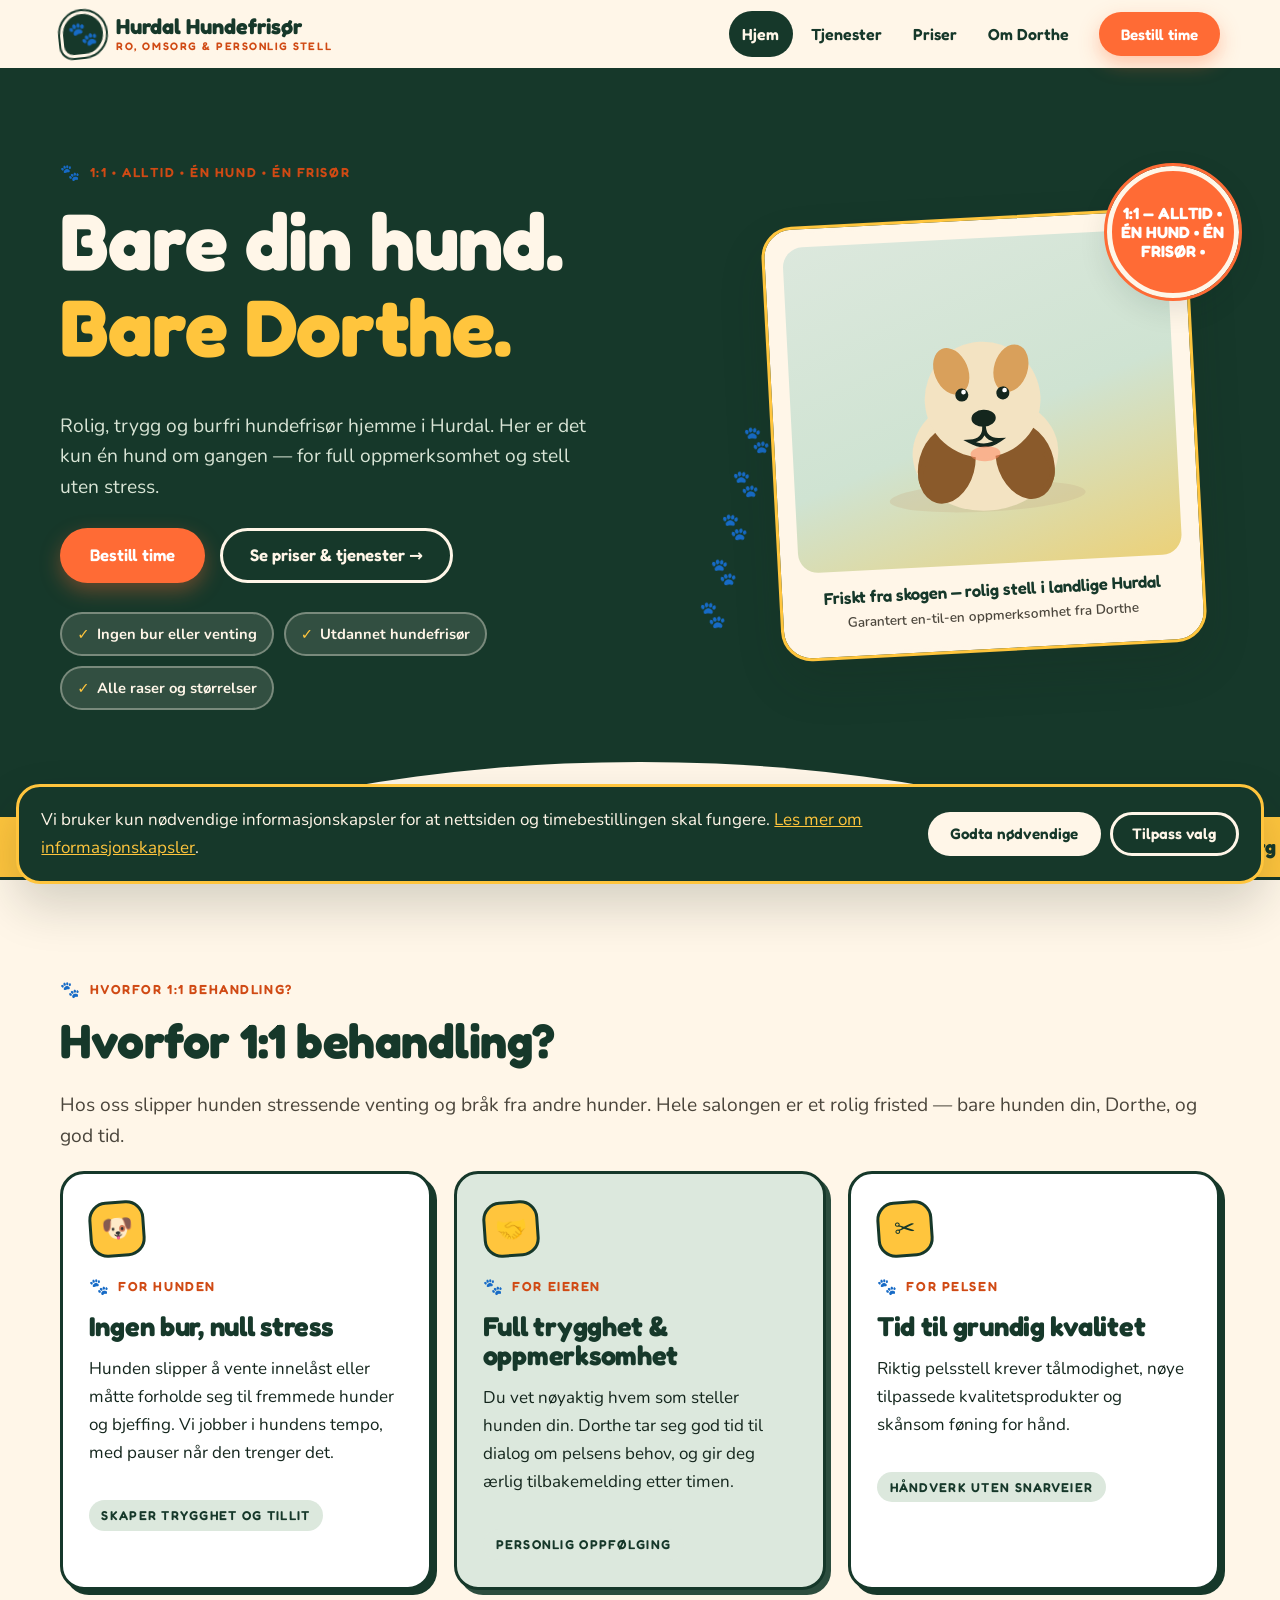
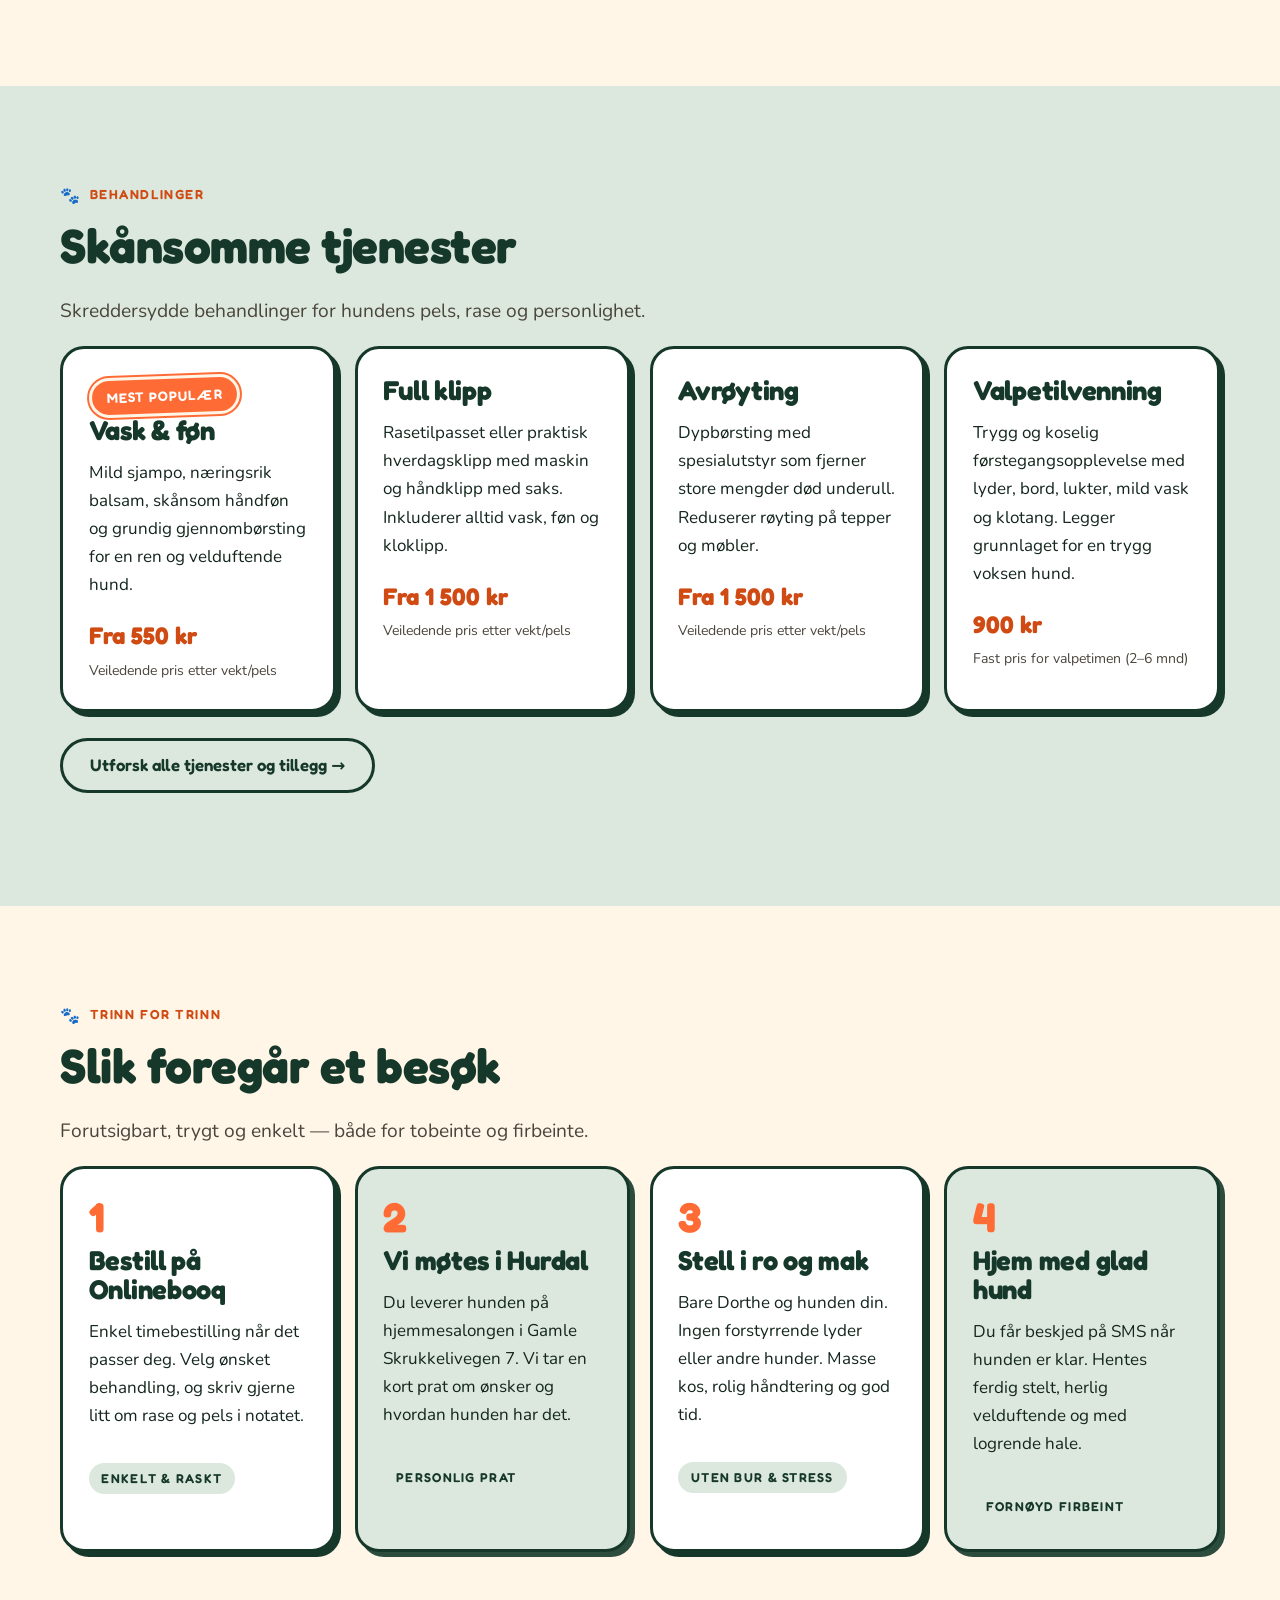
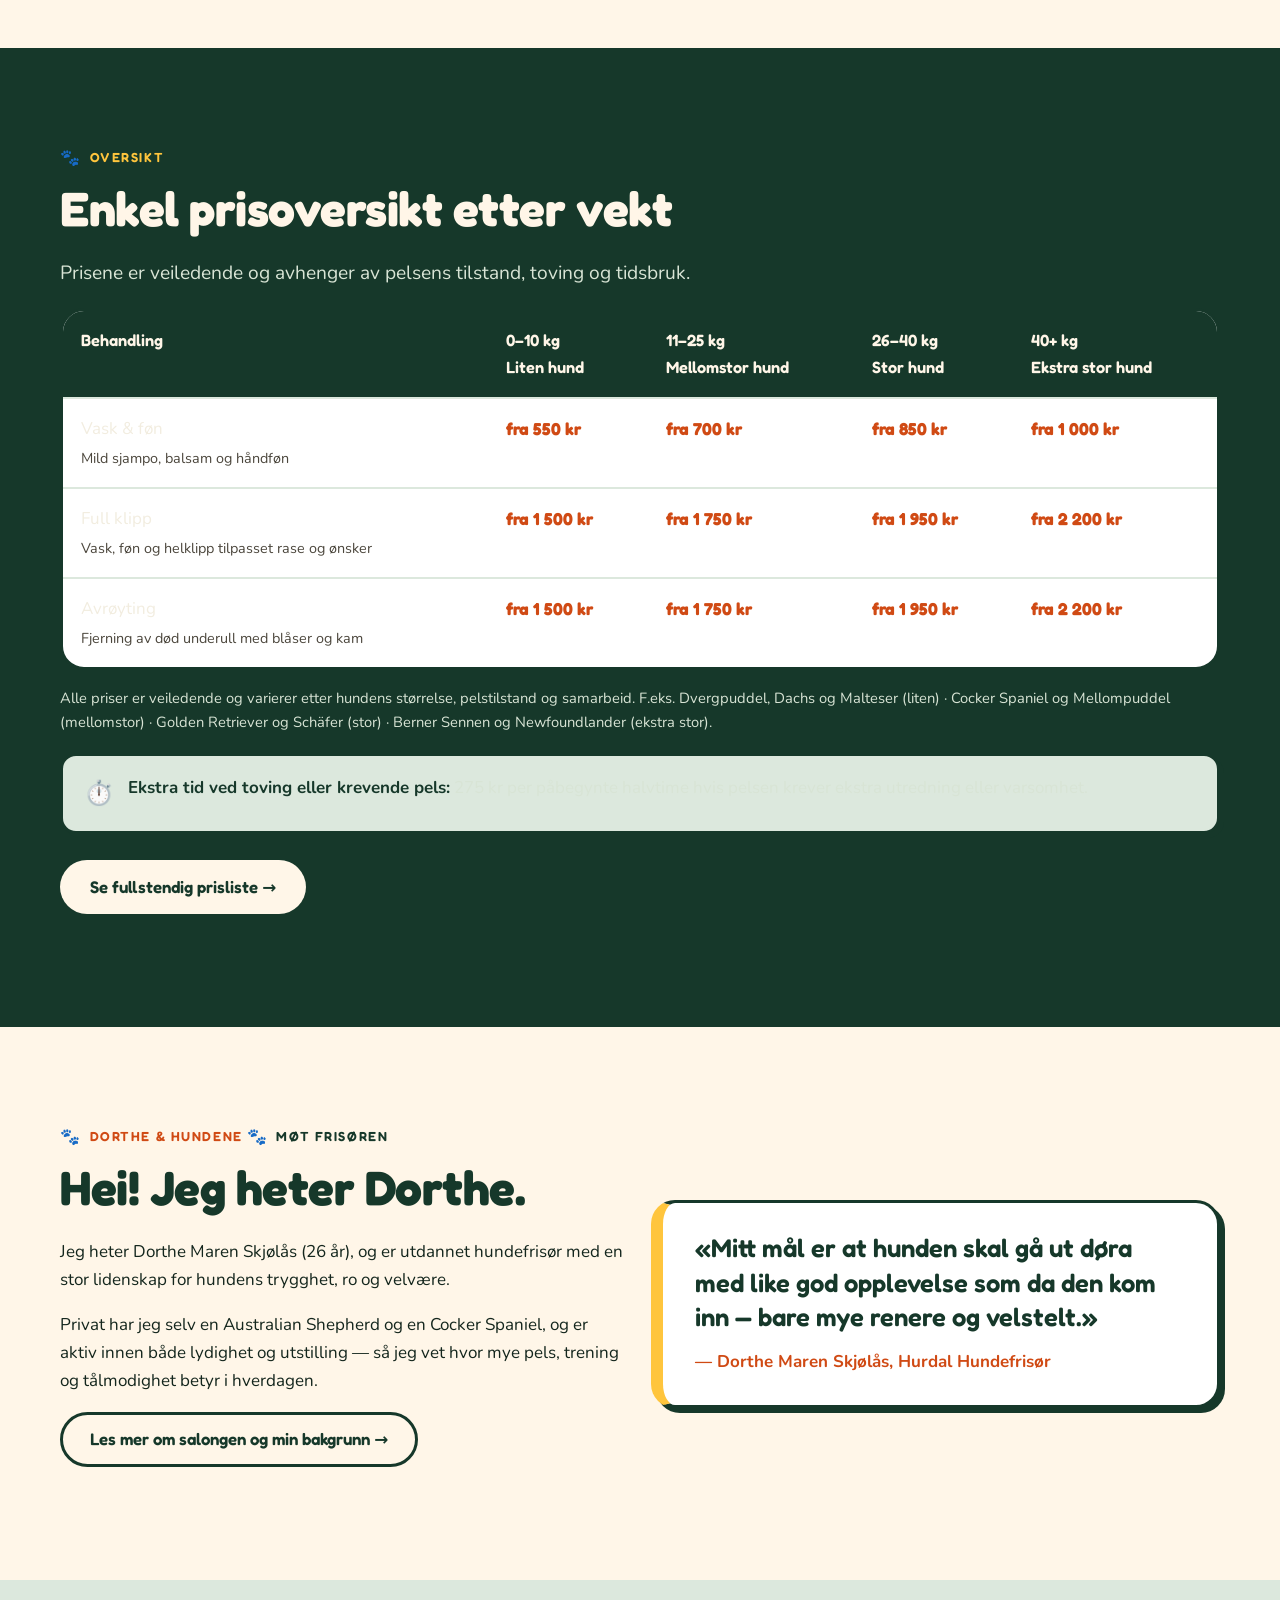
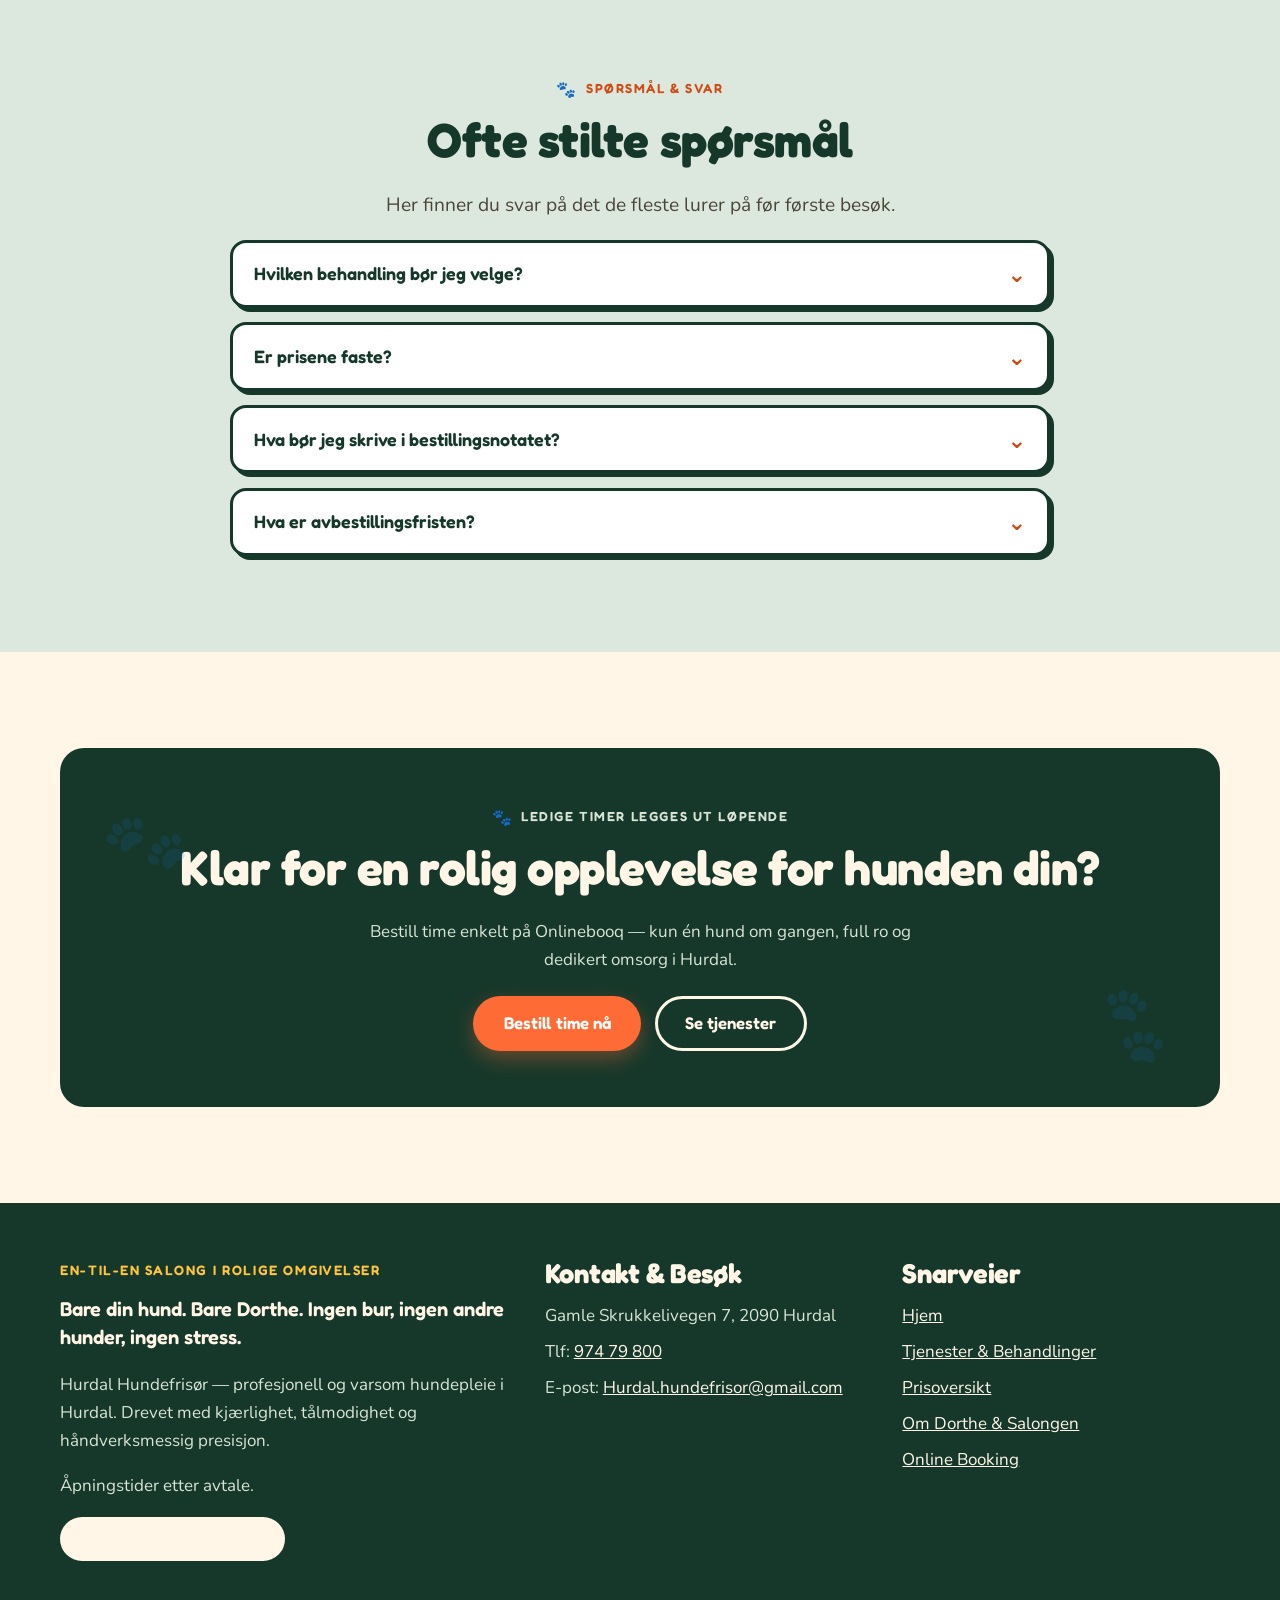
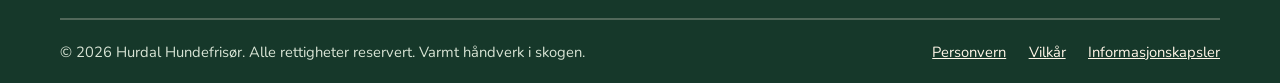
<file: index.html>
<!DOCTYPE html>
<html lang="no">
<head>
<meta charset="utf-8">
<meta name="viewport" content="width=device-width, initial-scale=1">
<title>Hurdal Hundefrisør — Bare din hund. Bare Dorthe. | Hundefrisør i Hurdal</title>
<meta name="description" content="Rolig, burfri hundefrisør i Hurdal. Én hund om gangen, full oppmerksomhet fra Dorthe Maren Skjølås. Vask, klipp, avrøyting og valpetilvenning — veiledende priser fra 550 kr. Bestill time på Onlinebooq.">
<link rel="icon" href="data:image/svg+xml,%3Csvg xmlns='http://www.w3.org/2000/svg' viewBox='0 0 100 100'%3E%3Ccircle cx='50' cy='50' r='48' fill='%2316382A'/%3E%3Ctext x='50' y='68' font-size='52' text-anchor='middle'%3E%F0%9F%90%BE%3C/text%3E%3C/svg%3E">
<link rel="stylesheet" href="style.css">
<script type="application/ld+json">
{"@context":"https://schema.org","@type":"PetGrooming","name":"Hurdal Hundefrisør","address":{"@type":"PostalAddress","streetAddress":"Gamle Skrukkelivegen 7","postalCode":"2090","addressLocality":"Hurdal","addressCountry":"NO"},"telephone":"+4797479800","email":"Hurdal.hundefrisor@gmail.com","url":"https://hundeklipphurdal.onlinebooq.net/","priceRange":"200 - 3000 NOK"}
</script>
</head>
<body>
<a class="skip-link" href="#main">Hopp til innhold</a>

<header class="site-header">
  <div class="wrap header-inner">
    <a class="logo" href="index.html" aria-label="Hurdal Hundefrisør — til forsiden">
      <span class="logo-mark" aria-hidden="true">🐾</span>
      <span><span data-biz>Hurdal Hundefrisør</span><small>Ro, omsorg &amp; personlig stell</small></span>
    </a>
    <button class="nav-toggle" aria-expanded="false" aria-controls="main-nav" aria-label="Åpne meny">☰</button>
    <nav class="site-nav" id="main-nav" aria-label="Hovedmeny">
      <a class="nav-link" href="index.html" aria-current="page">Hjem</a>
      <a class="nav-link" href="tjenester.html">Tjenester</a>
      <a class="nav-link" href="priser.html">Priser</a>
      <a class="nav-link" href="om-dorthe.html">Om Dorthe</a>
    </nav>
    <a class="btn btn-primary btn-sm header-cta" data-booking href="#">Bestill time</a>
  </div>
</header>

<main id="main">
  <!-- HERO -->
  <section class="hero" aria-labelledby="hero-h1">
    <div class="wrap hero-inner">
      <div>
        <p class="eyebrow">1:1 • Alltid • Én hund • Én frisør</p>
        <h1 id="hero-h1">Bare din hund.<br><span class="accent">Bare Dorthe.</span></h1>
        <p class="lead">Rolig, trygg og burfri hundefrisør hjemme i Hurdal. Her er det kun én hund om gangen — for full oppmerksomhet og stell uten stress.</p>
        <div class="hero-cta">
          <a class="btn btn-primary" data-booking href="#">Bestill time</a>
          <a class="btn btn-outline-cream" href="priser.html">Se priser &amp; tjenester →</a>
        </div>
        <ul class="trust-chips">
          <li><span class="dot" aria-hidden="true">✓</span> Ingen bur eller venting</li>
          <li><span class="dot" aria-hidden="true">✓</span> Utdannet hundefrisør</li>
          <li><span class="dot" aria-hidden="true">✓</span> Alle raser og størrelser</li>
        </ul>
      </div>
      <div class="hero-visual">
        <div class="paw-trail" aria-hidden="true">
          <span class="paw">🐾</span><span class="paw">🐾</span><span class="paw">🐾</span><span class="paw">🐾</span><span class="paw">🐾</span>
        </div>
        <div class="sticker-badge" aria-hidden="true"><span>1:1 — ALLTID • ÉN HUND • ÉN FRISØR •</span></div>
        <figure class="hero-card">
          <div class="photo-frame">
            <svg class="dog-art" viewBox="0 0 320 260" role="img" aria-label="Illustrasjon av en glad, nyklippet hund">
              <ellipse cx="160" cy="232" rx="105" ry="16" fill="#c9b48f" opacity="0.35"/>
              <ellipse cx="160" cy="185" rx="78" ry="62" fill="#f3e3c2"/>
              <ellipse cx="118" cy="196" rx="30" ry="42" fill="#8a5a2b" transform="rotate(18 118 196)"/>
              <ellipse cx="202" cy="196" rx="30" ry="42" fill="#8a5a2b" transform="rotate(-18 202 196)"/>
              <circle cx="160" cy="128" r="62" fill="#f3e3c2"/>
              <ellipse cx="128" cy="96" rx="18" ry="26" fill="#d9a05b" transform="rotate(-20 128 96)"/>
              <ellipse cx="192" cy="96" rx="18" ry="26" fill="#d9a05b" transform="rotate(20 192 96)"/>
              <circle cx="138" cy="122" r="7" fill="#14261d"/>
              <circle cx="182" cy="122" r="7" fill="#14261d"/>
              <circle cx="140" cy="119" r="2.5" fill="#fff"/>
              <circle cx="184" cy="119" r="2.5" fill="#fff"/>
              <ellipse cx="160" cy="148" rx="13" ry="9" fill="#14261d"/>
              <path d="M160 157 Q160 172 144 172 Q160 182 176 172 Q160 172 160 157" fill="none" stroke="#14261d" stroke-width="4" stroke-linecap="round"/>
              <ellipse cx="160" cy="186" rx="16" ry="8" fill="#ff8b64" opacity="0.55"/>
              <path d="M96 190 q-14 22 2 34 M224 190 q14 22 -2 34" fill="none" stroke="#8a5a2b" stroke-width="5" stroke-linecap="round"/>
            </svg>
          </div>
          <figcaption>Friskt fra skogen — rolig stell i landlige Hurdal<small>Garantert en-til-en oppmerksomhet fra Dorthe</small></figcaption>
        </figure>
      </div>
    </div>
  </section>

  <!-- MARQUEE -->
  <div class="marquee" aria-hidden="true">
    <div class="marquee-track">
      <span>Vask</span><span>Føn</span><span>Klipp</span><span>Napping</span><span>Avrøyting</span><span>Utstilling</span><span>Valpetilvenning</span><span>Kloklipp</span><span>1:1 Omsorg</span><span>Burfritt miljø</span><span>Unik opplevelse</span>
      <span>Vask</span><span>Føn</span><span>Klipp</span><span>Napping</span><span>Avrøyting</span><span>Utstilling</span><span>Valpetilvenning</span><span>Kloklipp</span><span>1:1 Omsorg</span><span>Burfritt miljø</span><span>Unik opplevelse</span>
    </div>
  </div>

  <!-- HVORFOR 1:1 -->
  <section class="section" aria-labelledby="why-h2">
    <div class="wrap">
      <p class="eyebrow">Hvorfor 1:1 behandling?</p>
      <h2 id="why-h2">Hvorfor 1:1 behandling?</h2>
      <p class="lead">Hos oss slipper hunden stressende venting og bråk fra andre hunder. Hele salongen er et rolig fristed — bare hunden din, Dorthe, og god tid.</p>
      <div class="grid-3">
        <article class="card">
          <div class="icon-badge" aria-hidden="true">🐶</div>
          <p class="eyebrow">For hunden</p>
          <h3>Ingen bur, null stress</h3>
          <p>Hunden slipper å vente innelåst eller måtte forholde seg til fremmede hunder og bjeffing. Vi jobber i hundens tempo, med pauser når den trenger det.</p>
          <span class="tag">Skaper trygghet og tillit</span>
        </article>
        <article class="card sage">
          <div class="icon-badge" aria-hidden="true">🤝</div>
          <p class="eyebrow">For eieren</p>
          <h3>Full trygghet &amp; oppmerksomhet</h3>
          <p>Du vet nøyaktig hvem som steller hunden din. Dorthe tar seg god tid til dialog om pelsens behov, og gir deg ærlig tilbakemelding etter timen.</p>
          <span class="tag">Personlig oppfølging</span>
        </article>
        <article class="card">
          <div class="icon-badge" aria-hidden="true">✂️</div>
          <p class="eyebrow">For pelsen</p>
          <h3>Tid til grundig kvalitet</h3>
          <p>Riktig pelsstell krever tålmodighet, nøye tilpassede kvalitetsprodukter og skånsom føning for hånd.</p>
          <span class="tag">Håndverk uten snarveier</span>
        </article>
      </div>
    </div>
  </section>

  <!-- TJENESTER PREVIEW -->
  <section class="section on-sage" aria-labelledby="services-h2">
    <div class="wrap">
      <p class="eyebrow">Behandlinger</p>
      <h2 id="services-h2">Skånsomme tjenester</h2>
      <p class="lead">Skreddersydde behandlinger for hundens pels, rase og personlighet.</p>
      <div class="grid-4">
        <article class="card">
          <span class="sticker">Mest populær</span>
          <h3>Vask &amp; føn</h3>
          <p>Mild sjampo, næringsrik balsam, skånsom håndføn og grundig gjennombørsting for en ren og velduftende hund.</p>
          <p class="price">Fra 550 kr</p>
          <p class="price-note">Veiledende pris etter vekt/pels</p>
        </article>
        <article class="card">
          <h3>Full klipp</h3>
          <p>Rasetilpasset eller praktisk hverdagsklipp med maskin og håndklipp med saks. Inkluderer alltid vask, føn og kloklipp.</p>
          <p class="price">Fra 1 500 kr</p>
          <p class="price-note">Veiledende pris etter vekt/pels</p>
        </article>
        <article class="card">
          <h3>Avrøyting</h3>
          <p>Dypbørsting med spesialutstyr som fjerner store mengder død underull. Reduserer røyting på tepper og møbler.</p>
          <p class="price">Fra 1 500 kr</p>
          <p class="price-note">Veiledende pris etter vekt/pels</p>
        </article>
        <article class="card">
          <h3>Valpetilvenning</h3>
          <p>Trygg og koselig førstegangsopplevelse med lyder, bord, lukter, mild vask og klotang. Legger grunnlaget for en trygg voksen hund.</p>
          <p class="price">900 kr</p>
          <p class="price-note">Fast pris for valpetimen (2–6 mnd)</p>
        </article>
      </div>
      <p style="margin-top:1.6rem"><a class="btn btn-ghost" href="tjenester.html">Utforsk alle tjenester og tillegg →</a></p>
    </div>
  </section>

  <!-- SLIK FOREGÅR ET BESØK -->
  <section class="section" aria-labelledby="visit-h2">
    <div class="wrap">
      <p class="eyebrow">Trinn for trinn</p>
      <h2 id="visit-h2">Slik foregår et besøk</h2>
      <p class="lead">Forutsigbart, trygt og enkelt — både for tobeinte og firbeinte.</p>
      <div class="steps">
        <article class="step"><div class="card"><span class="step-num">1</span><h3>Bestill på Onlinebooq</h3><p>Enkel timebestilling når det passer deg. Velg ønsket behandling, og skriv gjerne litt om rase og pels i notatet.</p><span class="tag">Enkelt &amp; raskt</span></div></article>
        <article class="step"><div class="card sage"><span class="step-num">2</span><h3>Vi møtes i Hurdal</h3><p>Du leverer hunden på hjemmesalongen i Gamle Skrukkelivegen 7. Vi tar en kort prat om ønsker og hvordan hunden har det.</p><span class="tag">Personlig prat</span></div></article>
        <article class="step"><div class="card"><span class="step-num">3</span><h3>Stell i ro og mak</h3><p>Bare Dorthe og hunden din. Ingen forstyrrende lyder eller andre hunder. Masse kos, rolig håndtering og god tid.</p><span class="tag">Uten bur &amp; stress</span></div></article>
        <article class="step"><div class="card sage"><span class="step-num">4</span><h3>Hjem med glad hund</h3><p>Du får beskjed på SMS når hunden er klar. Hentes ferdig stelt, herlig velduftende og med logrende hale.</p><span class="tag">Fornøyd firbeint</span></div></article>
      </div>
    </div>
  </section>

  <!-- PRISER TEASER -->
  <section class="section on-pine" aria-labelledby="prices-h2">
    <div class="wrap">
      <p class="eyebrow">Oversikt</p>
      <h2 id="prices-h2">Enkel prisoversikt etter vekt</h2>
      <p class="lead">Prisene er veiledende og avhenger av pelsens tilstand, toving og tidsbruk.</p>
      <div class="table-scroll">
        <table class="price-table">
          <thead>
            <tr><th scope="col">Behandling</th><th scope="col">0–10 kg<br>Liten hund</th><th scope="col">11–25 kg<br>Mellomstor hund</th><th scope="col">26–40 kg<br>Stor hund</th><th scope="col">40+ kg<br>Ekstra stor hund</th></tr>
          </thead>
          <tbody>
            <tr><td>Vask &amp; føn<span class="sub">Mild sjampo, balsam og håndføn</span></td><td><strong>fra 550 kr</strong></td><td><strong>fra 700 kr</strong></td><td><strong>fra 850 kr</strong></td><td><strong>fra 1 000 kr</strong></td></tr>
            <tr><td>Full klipp<span class="sub">Vask, føn og helklipp tilpasset rase og ønsker</span></td><td><strong>fra 1 500 kr</strong></td><td><strong>fra 1 750 kr</strong></td><td><strong>fra 1 950 kr</strong></td><td><strong>fra 2 200 kr</strong></td></tr>
            <tr><td>Avrøyting<span class="sub">Fjerning av død underull med blåser og kam</span></td><td><strong>fra 1 500 kr</strong></td><td><strong>fra 1 750 kr</strong></td><td><strong>fra 1 950 kr</strong></td><td><strong>fra 2 200 kr</strong></td></tr>
          </tbody>
        </table>
      </div>
      <p class="disclaimer" style="color:#d8e4d5; margin-top:1rem">Alle priser er veiledende og varierer etter hundens størrelse, pelstilstand og samarbeid. F.eks. Dvergpuddel, Dachs og Malteser (liten) · Cocker Spaniel og Mellompuddel (mellomstor) · Golden Retriever og Schäfer (stor) · Berner Sennen og Newfoundlander (ekstra stor).</p>
      <div class="note-box" style="margin-top:1.2rem">
        <span class="note-icon" aria-hidden="true">⏱️</span>
        <p><strong>Ekstra tid ved toving eller krevende pels:</strong> 275 kr per påbegynte halvtime hvis pelsen krever ekstra utredning eller varsomhet.</p>
      </div>
      <p style="margin-top:1.6rem"><a class="btn btn-cream" href="priser.html">Se fullstendig prisliste →</a></p>
    </div>
  </section>

  <!-- DORTHE INTRO -->
  <section class="section" aria-labelledby="dorthe-h2">
    <div class="wrap">
      <div class="grid-2" style="align-items:center">
        <div>
          <p class="eyebrow">Dorthe &amp; hundene</p>
          <p class="eyebrow" style="color:var(--pine)">Møt frisøren</p>
          <h2 id="dorthe-h2">Hei! Jeg heter Dorthe.</h2>
          <p>Jeg heter Dorthe Maren Skjølås (26 år), og er utdannet hundefrisør med en stor lidenskap for hundens trygghet, ro og velvære.</p>
          <p>Privat har jeg selv en Australian Shepherd og en Cocker Spaniel, og er aktiv innen både lydighet og utstilling — så jeg vet hvor mye pels, trening og tålmodighet betyr i hverdagen.</p>
          <p><a class="btn btn-ghost" href="om-dorthe.html">Les mer om salongen og min bakgrunn →</a></p>
        </div>
        <div class="quote-block">
          <blockquote>«Mitt mål er at hunden skal gå ut døra med like god opplevelse som da den kom inn — bare mye renere og velstelt.»</blockquote>
          <cite>— Dorthe Maren Skjølås, <span data-biz>Hurdal Hundefrisør</span></cite>
        </div>
      </div>
    </div>
  </section>

  <!-- FAQ -->
  <section class="section on-sage" aria-labelledby="faq-h2">
    <div class="wrap">
      <div class="center">
        <p class="eyebrow">Spørsmål &amp; svar</p>
        <h2 id="faq-h2">Ofte stilte spørsmål</h2>
        <p class="lead">Her finner du svar på det de fleste lurer på før første besøk.</p>
      </div>
      <div class="faq-list">
        <div class="faq-item">
          <button class="faq-q" aria-expanded="false">Hvilken behandling bør jeg velge? <span class="chev" aria-hidden="true">⌄</span></button>
          <div class="faq-a" hidden><p>For hunder med pels som vokser kontinuerlig (f.eks. puddelblandinger og bichon) velger du full klipp. Hunder med dobbelpels trenger som regel avrøyting og bør vanligvis ikke klippes ned. Er du usikker, vurderer Dorthe pelsen sammen med deg ved levering og tilpasser behandlingen på stedet.</p></div>
        </div>
        <div class="faq-item">
          <button class="faq-q" aria-expanded="false">Er prisene faste? <span class="chev" aria-hidden="true">⌄</span></button>
          <div class="faq-a" hidden><p>Nei, alle oppgitte priser er veiledende fra-priser. Endelig pris fastsettes ut fra hundens faktiske størrelse, pelstilstand, toving og samarbeid. Ekstra tid ved toving eller krevende pels koster 275 kr per påbegynte halvtime (285 kr for napping).</p></div>
        </div>
        <div class="faq-item">
          <button class="faq-q" aria-expanded="false">Hva bør jeg skrive i bestillingsnotatet? <span class="chev" aria-hidden="true">⌄</span></button>
          <div class="faq-a" hidden><p>Skriv gjerne hundens rase, alder og vekt, samt eventuelle allergier, leddplager eller ting hunden synes er vanskelig — for eksempel om den er engstelig for føneren. Jo mer Dorthe vet på forhånd, desto tryggere blir opplevelsen for hunden din.</p></div>
        </div>
        <div class="faq-item">
          <button class="faq-q" aria-expanded="false">Hva er avbestillingsfristen? <span class="chev" aria-hidden="true">⌄</span></button>
          <div class="faq-a" hidden><p>Avbestilling må skje senest 24 timer før avtalt time. Ved avbestilling etter fristen eller manglende oppmøte faktureres 50 % av behandlingens pris. Du kan avbestille selv i Onlinebooq eller sende SMS til 974 79 800.</p></div>
        </div>
      </div>
    </div>
  </section>

  <!-- FINAL CTA -->
  <section class="section" aria-labelledby="cta-h2">
    <div class="wrap">
      <div class="cta-band">
        <p class="eyebrow">Ledige timer legges ut løpende</p>
        <h2 id="cta-h2">Klar for en rolig opplevelse for hunden din?</h2>
        <p>Bestill time enkelt på Onlinebooq — kun én hund om gangen, full ro og dedikert omsorg i Hurdal.</p>
        <div class="btn-row">
          <a class="btn btn-primary" data-booking href="#">Bestill time nå</a>
          <a class="btn btn-outline-cream" href="tjenester.html">Se tjenester</a>
        </div>
      </div>
    </div>
  </section>
</main>

<footer class="site-footer">
  <div class="wrap">
    <div class="footer-grid">
      <div>
        <p class="footer-eyebrow">En-til-en salong i rolige omgivelser</p>
        <p class="footer-promise">Bare din hund. Bare Dorthe. Ingen bur, ingen andre hunder, ingen stress.</p>
        <p><span data-biz>Hurdal Hundefrisør</span> — profesjonell og varsom hundepleie i Hurdal. Drevet med kjærlighet, tålmodighet og håndverksmessig presisjon.</p>
        <p>Åpningstider etter avtale.</p>
        <p><a class="btn btn-cream btn-sm" data-booking href="#">Bestill time på Onlinebooq</a></p>
      </div>
      <div>
        <h3>Kontakt &amp; Besøk</h3>
        <ul class="footer-list">
          <li>Gamle Skrukkelivegen 7, 2090 Hurdal</li>
          <li>Tlf: <a href="tel:97479800">974 79 800</a></li>
          <li>E-post: <a href="mailto:Hurdal.hundefrisor@gmail.com">Hurdal.hundefrisor@gmail.com</a></li>
        </ul>
      </div>
      <div>
        <h3>Snarveier</h3>
        <ul class="footer-list">
          <li><a href="index.html">Hjem</a></li>
          <li><a href="tjenester.html">Tjenester &amp; Behandlinger</a></li>
          <li><a href="priser.html">Prisoversikt</a></li>
          <li><a href="om-dorthe.html">Om Dorthe &amp; Salongen</a></li>
          <li><a data-booking href="#">Online Booking</a></li>
        </ul>
      </div>
    </div>
    <div class="footer-bottom">
      <span>© <span data-year>2026</span> <span data-biz>Hurdal Hundefrisør</span>. Alle rettigheter reservert. Varmt håndverk i skogen.</span>
      <nav aria-label="Juridisk">
        <a href="personvern.html">Personvern</a>
        <a href="vilkaar.html">Vilkår</a>
        <a href="informasjonskapsler.html">Informasjonskapsler</a>
      </nav>
    </div>
  </div>
</footer>

<div class="cookie-banner" data-cookie-banner hidden>
  <p>Vi bruker kun nødvendige informasjonskapsler for at nettsiden og timebestillingen skal fungere. <a href="informasjonskapsler.html" style="color:var(--butter)">Les mer om informasjonskapsler</a>.</p>
  <div class="btn-row">
    <button class="btn btn-cream btn-sm" data-cookie-accept type="button">Godta nødvendige</button>
    <button class="btn btn-outline-cream btn-sm" data-cookie-settings type="button">Tilpass valg</button>
  </div>
</div>

<script src="app.js"></script>
</body>
</html>
</file>
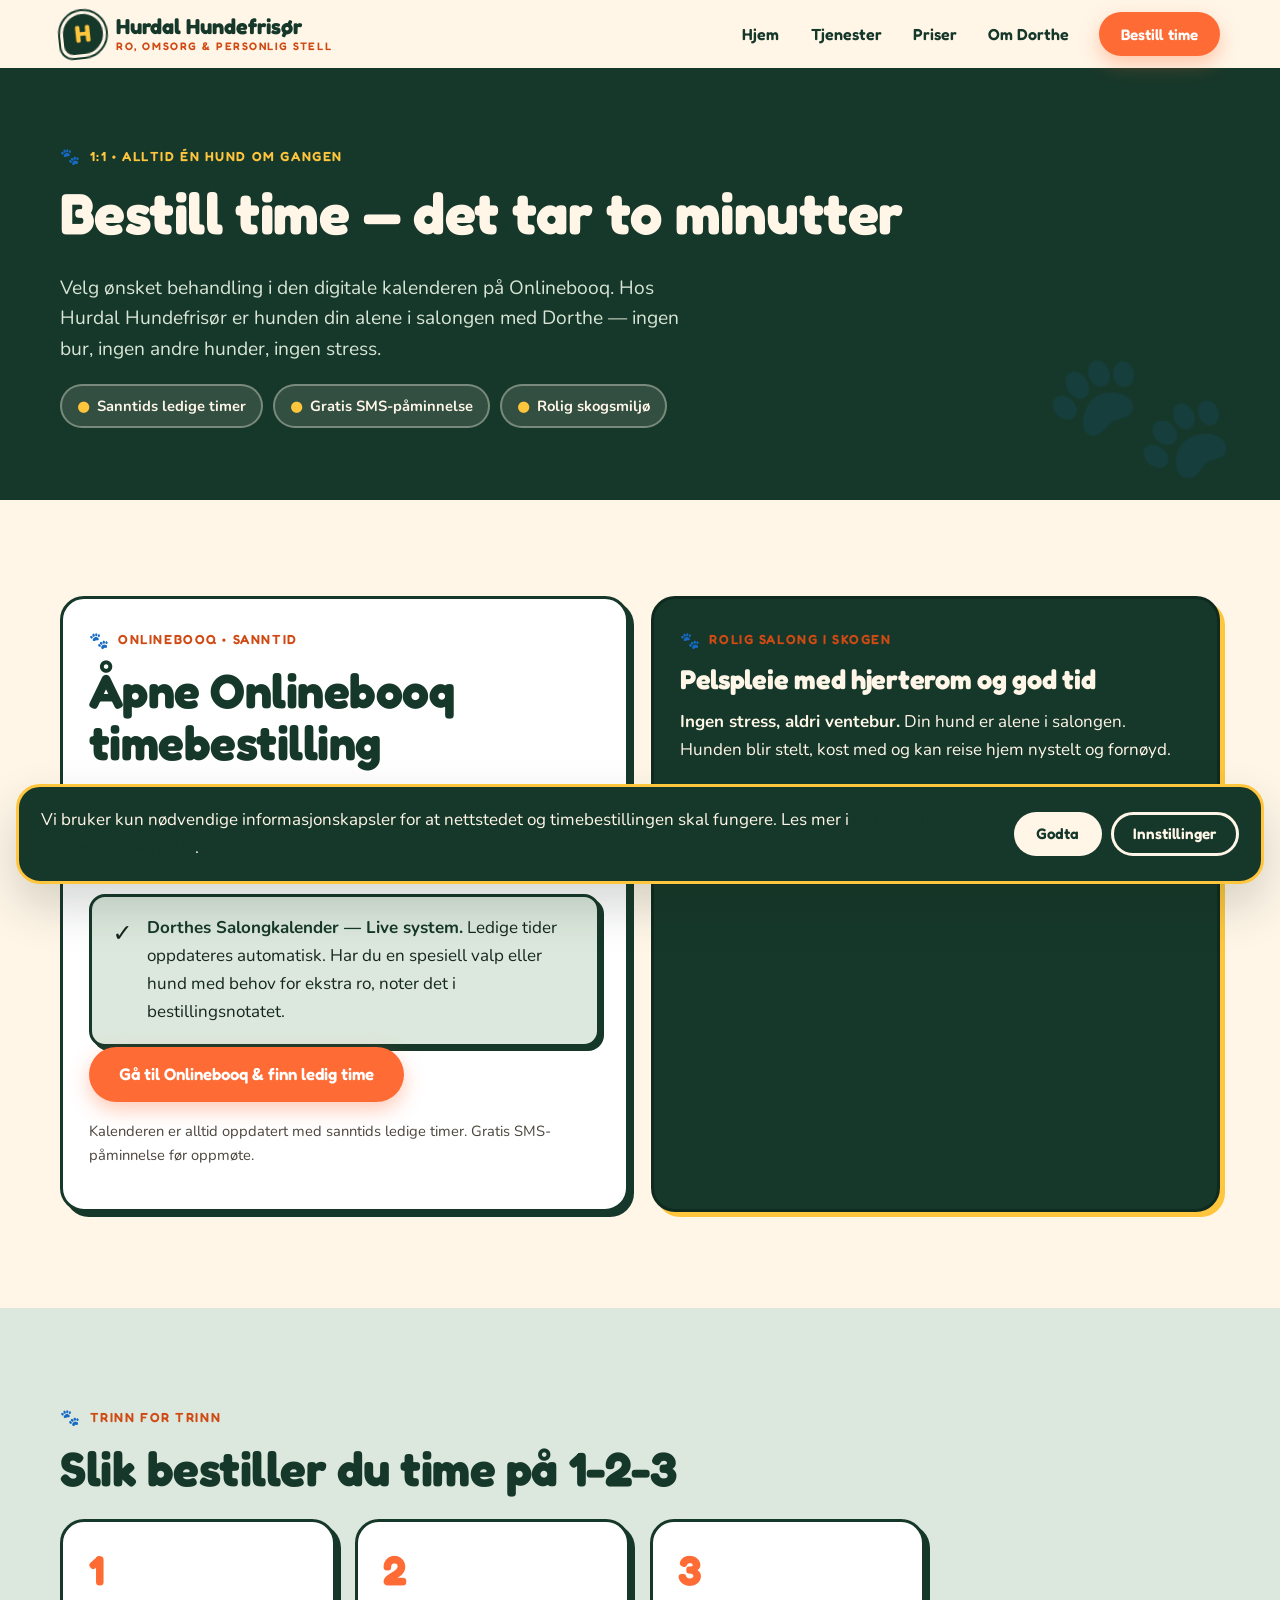
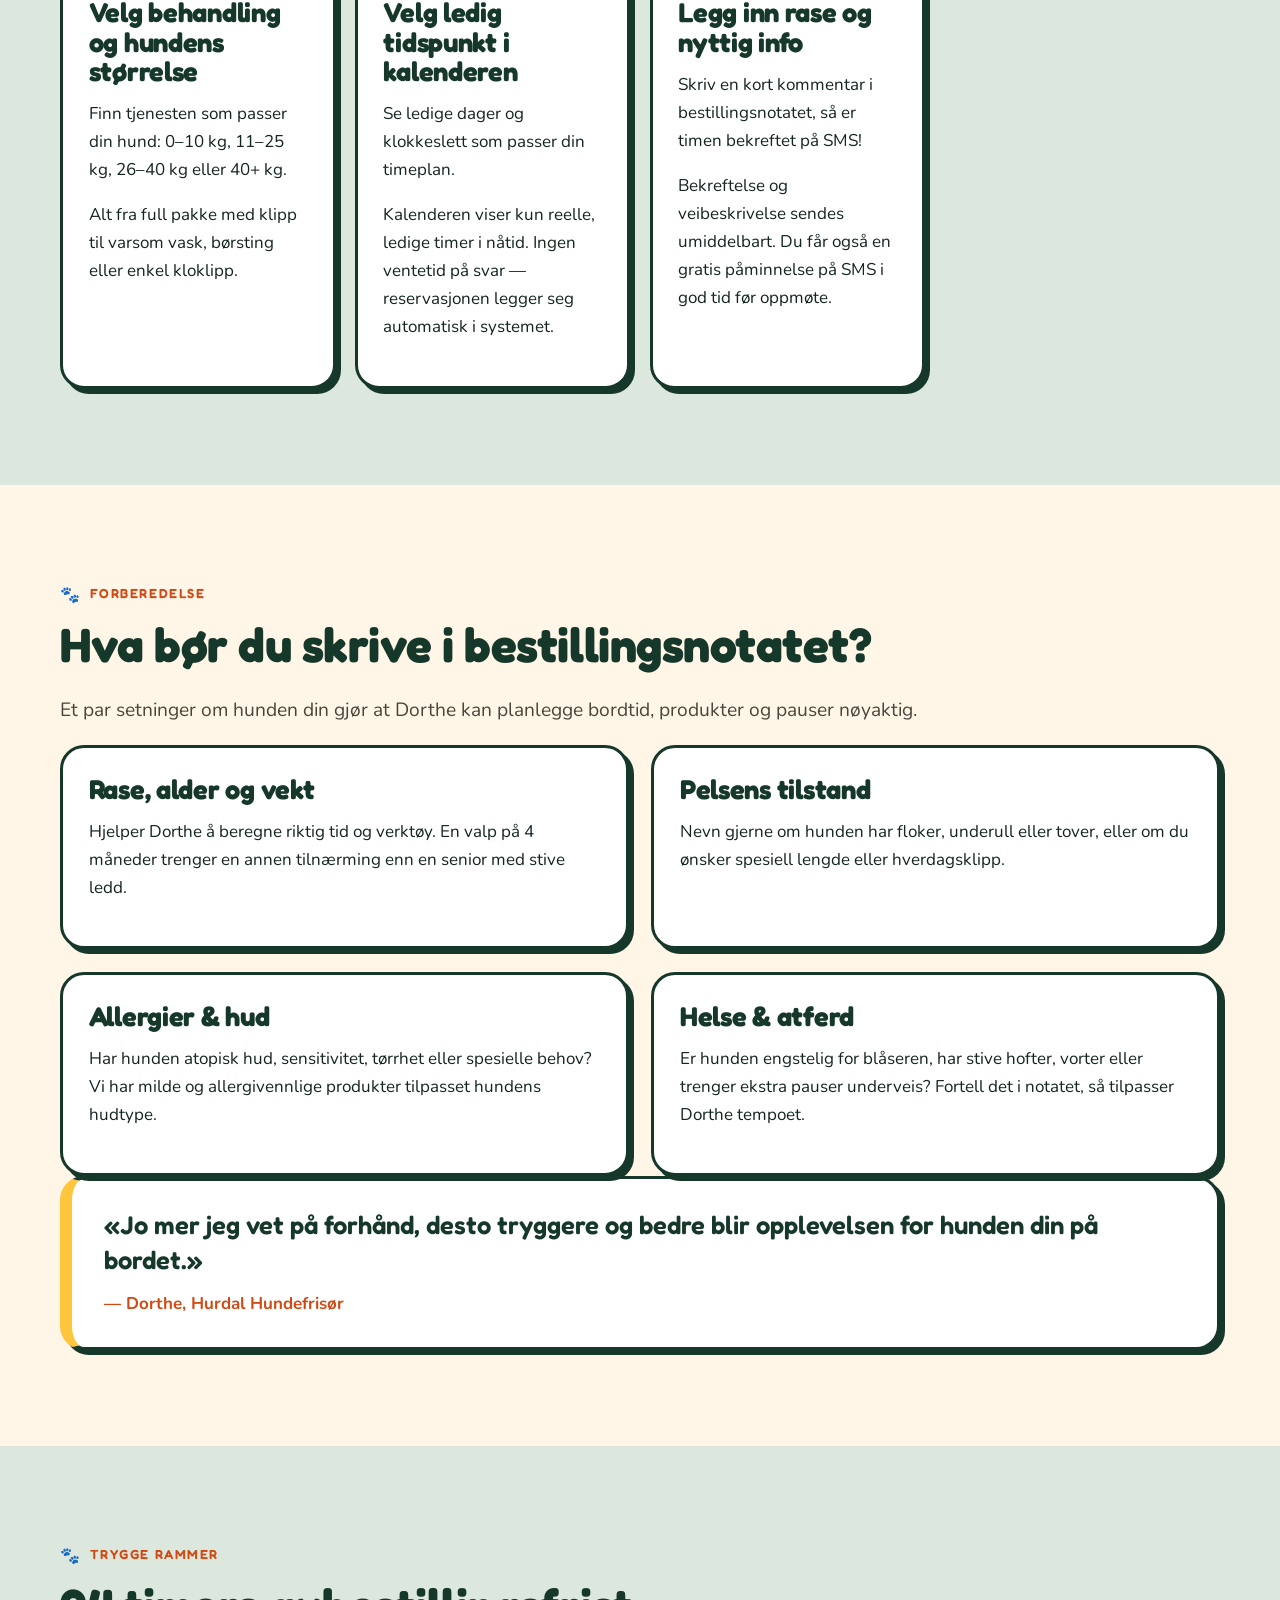
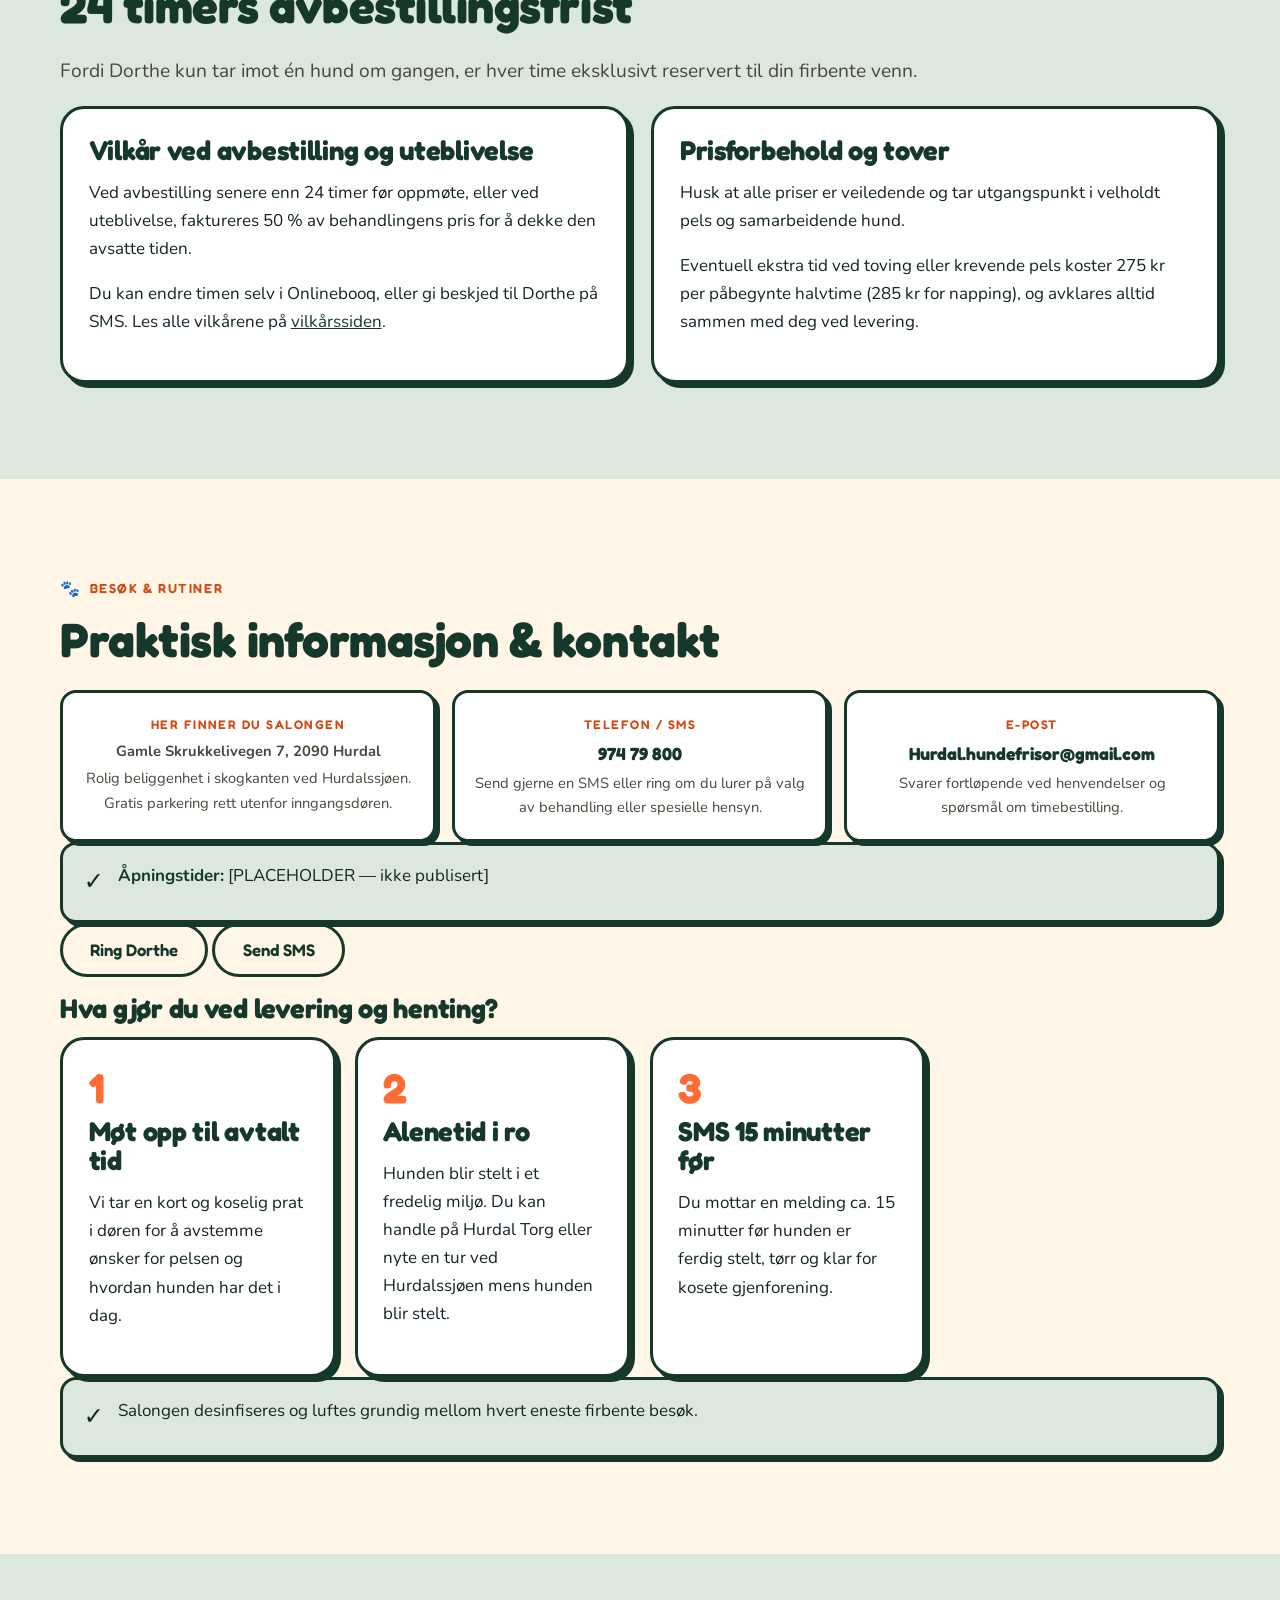
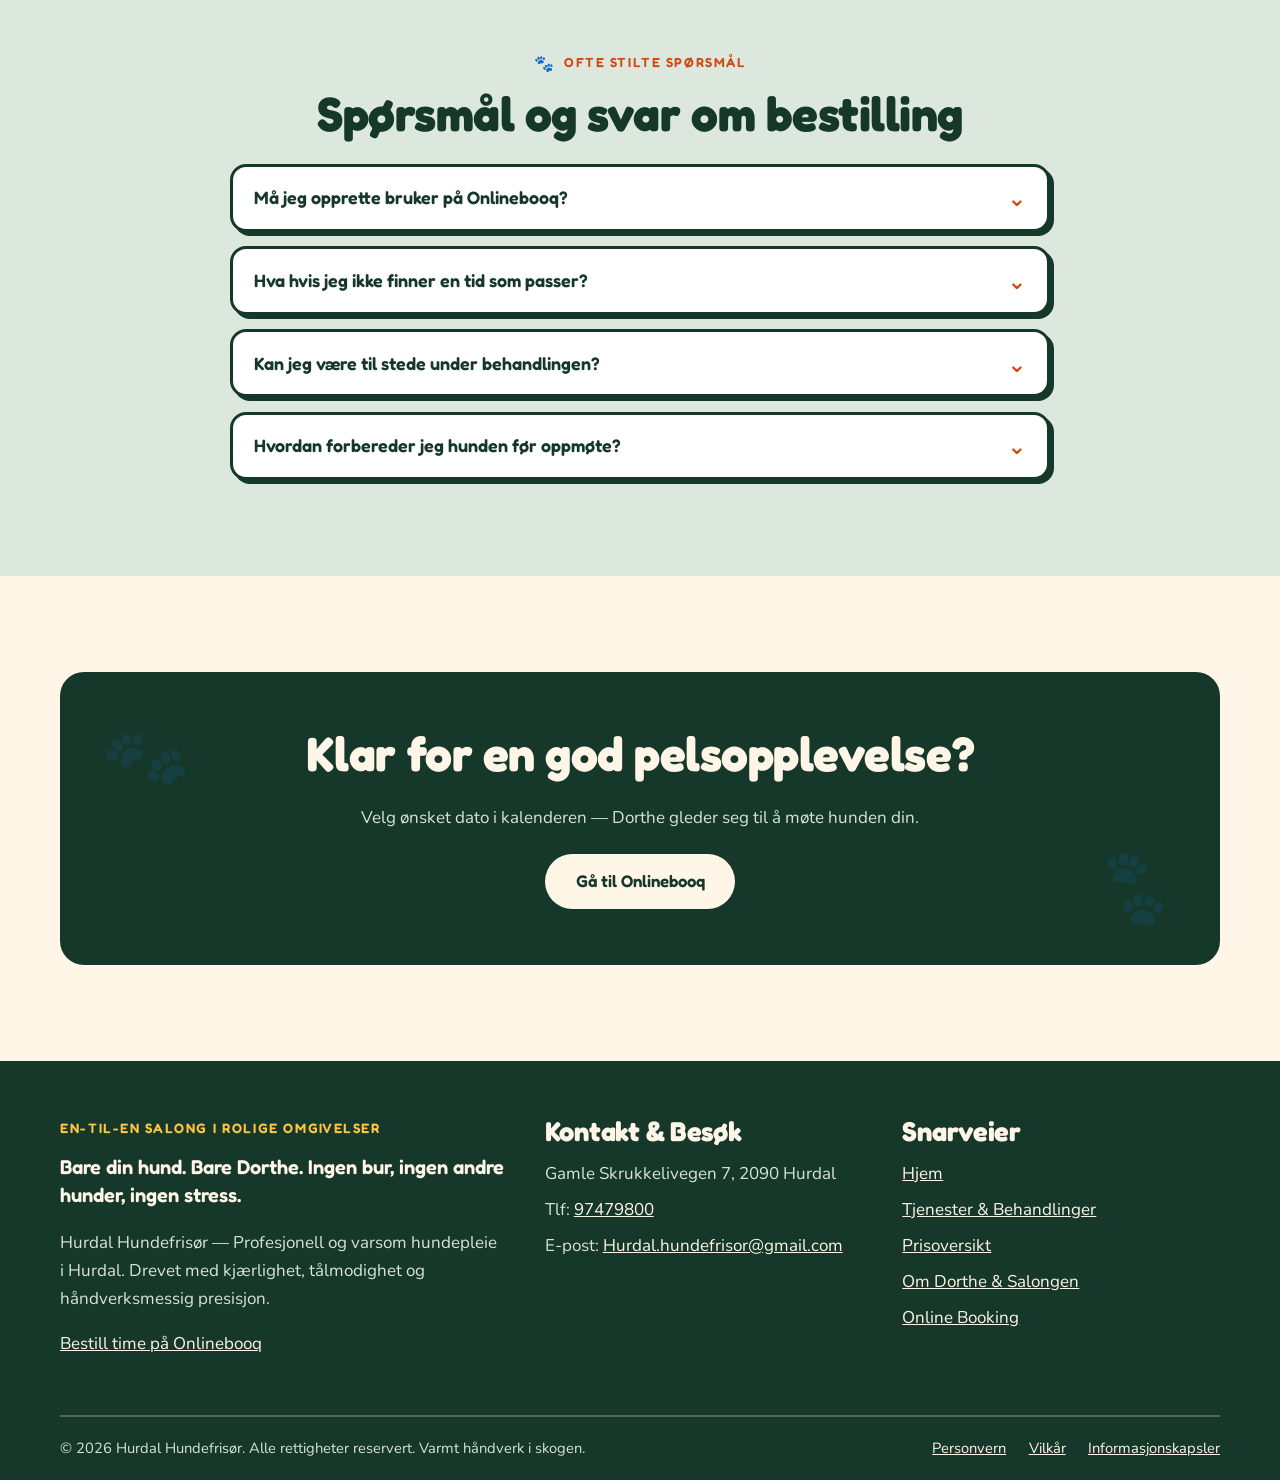
<file: bestill.html>
<!doctype html>
<html lang="no">
<head>
<meta charset="utf-8">
<meta name="viewport" content="width=device-width, initial-scale=1">
<title>Bestill time | Hurdal Hundefrisør — hundefrisør i Hurdal</title>
<meta name="description" content="Bestill time hos Hurdal Hundefrisør på Onlinebooq — det tar to minutter. Velg behandling og tidspunkt, og legg inn rase og nyttig info om hunden din. 1:1 hundefrisør i Hurdal.">
<link rel="icon" href="data:image/svg+xml,%3Csvg xmlns='http://www.w3.org/2000/svg' viewBox='0 0 100 100'%3E%3Ccircle cx='50' cy='50' r='48' fill='%2316382A'/%3E%3Ctext x='50' y='68' font-size='52' text-anchor='middle'%3E%F0%9F%90%BE%3C/text%3E%3C/svg%3E">
<link rel="stylesheet" href="style.css">
</head>
<body>
<a class="skip-link" href="#main">Hopp til hovedinnhold</a>

<header class="site-header">
  <div class="wrap header-inner">
    <a class="logo" href="index.html"><span class="logo-mark" aria-hidden="true">H</span><span><span data-biz>Hurdal Hundefrisør</span><small>Ro, omsorg &amp; personlig stell</small></span></a>
    <button class="nav-toggle" type="button" aria-expanded="false" aria-label="Åpne meny">☰</button>
    <nav class="site-nav" aria-label="Hovedmeny">
      <a class="nav-link" href="index.html">Hjem</a>
      <a class="nav-link" href="tjenester.html">Tjenester</a>
      <a class="nav-link" href="priser.html">Priser</a>
      <a class="nav-link" href="om-dorthe.html">Om Dorthe</a>
    </nav>
    <a class="btn btn-primary btn-sm header-cta" data-booking href="#">Bestill time</a>
  </div>
</header>

<main id="main">
  <section class="page-hero">
    <div class="wrap">
      <p class="eyebrow">1:1 • Alltid én hund om gangen</p>
      <h1>Bestill time — det tar to minutter</h1>
      <p class="lead">Velg ønsket behandling i den digitale kalenderen på Onlinebooq. Hos <span data-biz>Hurdal Hundefrisør</span> er hunden din alene i salongen med Dorthe — ingen bur, ingen andre hunder, ingen stress.</p>
      <ul class="trust-chips">
        <li><span class="dot" aria-hidden="true">●</span> Sanntids ledige timer</li>
        <li><span class="dot" aria-hidden="true">●</span> Gratis SMS-påminnelse</li>
        <li><span class="dot" aria-hidden="true">●</span> Rolig skogsmiljø</li>
      </ul>
    </div>
  </section>

  <section class="section">
    <div class="wrap">
      <div class="grid-2">
        <div class="card">
          <p class="eyebrow">Onlinebooq • Sanntid</p>
          <h2>Åpne Onlinebooq timebestilling</h2>
          <p>Velg tjeneste, se ledige dager i oversikten, og book med få klikk. Du mottar en bekreftelse direkte på SMS, og en gratis påminnelse før oppmøte.</p>
          <div class="note-box">
            <span class="note-icon" aria-hidden="true">✓</span>
            <p><strong>Dorthes Salongkalender — Live system.</strong> Ledige tider oppdateres automatisk. Har du en spesiell valp eller hund med behov for ekstra ro, noter det i bestillingsnotatet.</p>
          </div>
          <p><a class="btn btn-primary" data-booking href="#">Gå til Onlinebooq &amp; finn ledig time</a></p>
          <p class="disclaimer">Kalenderen er alltid oppdatert med sanntids ledige timer. Gratis SMS-påminnelse før oppmøte.</p>
        </div>
        <div class="card pine">
          <p class="eyebrow">Rolig salong i skogen</p>
          <h3>Pelspleie med hjerterom og god tid</h3>
          <p><strong>Ingen stress, aldri ventebur.</strong> Din hund er alene i salongen. Hunden blir stelt, kost med og kan reise hjem nystelt og fornøyd.</p>
          <p>Alle priser er veiledende og varierer etter hundens størrelse, pelstilstand og samarbeid. Se full prisoversikt på <a href="priser.html">prissiden</a>.</p>
        </div>
      </div>
    </div>
  </section>

  <section class="section on-sage">
    <div class="wrap">
      <p class="eyebrow">Trinn for trinn</p>
      <h2>Slik bestiller du time på 1-2-3</h2>
      <div class="steps">
        <div class="step">
          <div class="card">
            <span class="step-num" aria-hidden="true">1</span>
            <h3>Velg behandling og hundens størrelse</h3>
            <p>Finn tjenesten som passer din hund: 0–10 kg, 11–25 kg, 26–40 kg eller 40+ kg.</p>
            <p>Alt fra full pakke med klipp til varsom vask, børsting eller enkel kloklipp.</p>
          </div>
        </div>
        <div class="step">
          <div class="card">
            <span class="step-num" aria-hidden="true">2</span>
            <h3>Velg ledig tidspunkt i kalenderen</h3>
            <p>Se ledige dager og klokkeslett som passer din timeplan.</p>
            <p>Kalenderen viser kun reelle, ledige timer i nåtid. Ingen ventetid på svar — reservasjonen legger seg automatisk i systemet.</p>
          </div>
        </div>
        <div class="step">
          <div class="card">
            <span class="step-num" aria-hidden="true">3</span>
            <h3>Legg inn rase og nyttig info</h3>
            <p>Skriv en kort kommentar i bestillingsnotatet, så er timen bekreftet på SMS!</p>
            <p>Bekreftelse og veibeskrivelse sendes umiddelbart. Du får også en gratis påminnelse på SMS i god tid før oppmøte.</p>
          </div>
        </div>
      </div>
    </div>
  </section>

  <section class="section">
    <div class="wrap">
      <p class="eyebrow">Forberedelse</p>
      <h2>Hva bør du skrive i bestillingsnotatet?</h2>
      <p class="lead">Et par setninger om hunden din gjør at Dorthe kan planlegge bordtid, produkter og pauser nøyaktig.</p>
      <div class="grid-2">
        <div class="card">
          <h3>Rase, alder og vekt</h3>
          <p>Hjelper Dorthe å beregne riktig tid og verktøy. En valp på 4 måneder trenger en annen tilnærming enn en senior med stive ledd.</p>
        </div>
        <div class="card">
          <h3>Pelsens tilstand</h3>
          <p>Nevn gjerne om hunden har floker, underull eller tover, eller om du ønsker spesiell lengde eller hverdagsklipp.</p>
        </div>
        <div class="card">
          <h3>Allergier &amp; hud</h3>
          <p>Har hunden atopisk hud, sensitivitet, tørrhet eller spesielle behov? Vi har milde og allergivennlige produkter tilpasset hundens hudtype.</p>
        </div>
        <div class="card">
          <h3>Helse &amp; atferd</h3>
          <p>Er hunden engstelig for blåseren, har stive hofter, vorter eller trenger ekstra pauser underveis? Fortell det i notatet, så tilpasser Dorthe tempoet.</p>
        </div>
      </div>
      <div class="quote-block">
        <blockquote>«Jo mer jeg vet på forhånd, desto tryggere og bedre blir opplevelsen for hunden din på bordet.»</blockquote>
        <cite>— Dorthe, <span data-biz>Hurdal Hundefrisør</span></cite>
      </div>
    </div>
  </section>

  <section class="section on-sage">
    <div class="wrap">
      <p class="eyebrow">Trygge rammer</p>
      <h2>24 timers avbestillingsfrist</h2>
      <p class="lead">Fordi Dorthe kun tar imot én hund om gangen, er hver time eksklusivt reservert til din firbente venn.</p>
      <div class="grid-2">
        <div class="card">
          <h3>Vilkår ved avbestilling og uteblivelse</h3>
          <p>Ved avbestilling senere enn 24 timer før oppmøte, eller ved uteblivelse, faktureres 50 % av behandlingens pris for å dekke den avsatte tiden.</p>
          <p>Du kan endre timen selv i Onlinebooq, eller gi beskjed til Dorthe på SMS. Les alle vilkårene på <a href="vilkaar.html">vilkårssiden</a>.</p>
        </div>
        <div class="card">
          <h3>Prisforbehold og tover</h3>
          <p>Husk at alle priser er veiledende og tar utgangspunkt i velholdt pels og samarbeidende hund.</p>
          <p>Eventuell ekstra tid ved toving eller krevende pels koster 275 kr per påbegynte halvtime (285 kr for napping), og avklares alltid sammen med deg ved levering.</p>
        </div>
      </div>
    </div>
  </section>

  <section class="section">
    <div class="wrap">
      <p class="eyebrow">Besøk &amp; rutiner</p>
      <h2>Praktisk informasjon &amp; kontakt</h2>
      <div class="contact-strip">
        <div class="contact-card">
          <p class="contact-label">Her finner du salongen</p>
          <p><strong>Gamle Skrukkelivegen 7, 2090 Hurdal</strong></p>
          <p>Rolig beliggenhet i skogkanten ved Hurdalssjøen. Gratis parkering rett utenfor inngangsdøren.</p>
        </div>
        <div class="contact-card">
          <p class="contact-label">Telefon / SMS</p>
          <p><a href="tel:97479800">974 79 800</a></p>
          <p>Send gjerne en SMS eller ring om du lurer på valg av behandling eller spesielle hensyn.</p>
        </div>
        <div class="contact-card">
          <p class="contact-label">E-post</p>
          <p><a href="mailto:Hurdal.hundefrisor@gmail.com">Hurdal.hundefrisor@gmail.com</a></p>
          <p>Svarer fortløpende ved henvendelser og spørsmål om timebestilling.</p>
        </div>
      </div>
      <div class="note-box">
        <span class="note-icon" aria-hidden="true">✓</span>
        <p><strong>Åpningstider:</strong> [PLACEHOLDER — ikke publisert]</p>
      </div>
      <p><a class="btn btn-ghost" href="tel:97479800">Ring Dorthe</a> <a class="btn btn-ghost" href="sms:97479800">Send SMS</a></p>

      <h3>Hva gjør du ved levering og henting?</h3>
      <div class="steps">
        <div class="step">
          <div class="card">
            <span class="step-num" aria-hidden="true">1</span>
            <h3>Møt opp til avtalt tid</h3>
            <p>Vi tar en kort og koselig prat i døren for å avstemme ønsker for pelsen og hvordan hunden har det i dag.</p>
          </div>
        </div>
        <div class="step">
          <div class="card">
            <span class="step-num" aria-hidden="true">2</span>
            <h3>Alenetid i ro</h3>
            <p>Hunden blir stelt i et fredelig miljø. Du kan handle på Hurdal Torg eller nyte en tur ved Hurdalssjøen mens hunden blir stelt.</p>
          </div>
        </div>
        <div class="step">
          <div class="card">
            <span class="step-num" aria-hidden="true">3</span>
            <h3>SMS 15 minutter før</h3>
            <p>Du mottar en melding ca. 15 minutter før hunden er ferdig stelt, tørr og klar for kosete gjenforening.</p>
          </div>
        </div>
      </div>
      <div class="note-box">
        <span class="note-icon" aria-hidden="true">✓</span>
        <p>Salongen desinfiseres og luftes grundig mellom hvert eneste firbente besøk.</p>
      </div>
    </div>
  </section>

  <section class="section on-sage">
    <div class="wrap">
      <div class="center">
        <p class="eyebrow">Ofte stilte spørsmål</p>
        <h2>Spørsmål og svar om bestilling</h2>
      </div>
      <div class="faq-list">
        <div class="faq-item">
          <button class="faq-q" type="button" aria-expanded="false">Må jeg opprette bruker på Onlinebooq? <span class="chev">⌄</span></button>
          <div class="faq-a" hidden><p>Nei. Du booker via den offentlige kalenderlenken til <span data-biz>Hurdal Hundefrisør</span>: velg behandling og tidspunkt, legg inn hundens rase og nyttig info i notatet, så er timen bekreftet på SMS.</p></div>
        </div>
        <div class="faq-item">
          <button class="faq-q" type="button" aria-expanded="false">Hva hvis jeg ikke finner en tid som passer? <span class="chev">⌄</span></button>
          <div class="faq-a" hidden><p>Ledige timer legges ut løpende, så sjekk kalenderen igjen. Du kan også ta kontakt med Dorthe på telefon 974 79 800 eller e-post, så finner dere en tid sammen.</p></div>
        </div>
        <div class="faq-item">
          <button class="faq-q" type="button" aria-expanded="false">Kan jeg være til stede under behandlingen? <span class="chev">⌄</span></button>
          <div class="faq-a" hidden><p>Det er ikke oppgitt på bestillingssiden om eier kan være til stede under behandlingen. Dorthe avtaler dette med deg ved bestilling eller kontakt — ring 974 79 800 eller send e-post til Hurdal.hundefrisor@gmail.com.</p></div>
        </div>
        <div class="faq-item">
          <button class="faq-q" type="button" aria-expanded="false">Hvordan forbereder jeg hunden før oppmøte? <span class="chev">⌄</span></button>
          <div class="faq-a" hidden><p>Luft hunden godt først, så den er rolig ved levering. Skriv rase, alder, vekt, allergier og helse i bestillingsnotatet — for eksempel leddplager, vorter eller engstelse for føneren.</p></div>
        </div>
      </div>
    </div>
  </section>

  <section class="section">
    <div class="wrap">
      <div class="cta-band">
        <h2>Klar for en god pelsopplevelse?</h2>
        <p>Velg ønsket dato i kalenderen — Dorthe gleder seg til å møte hunden din.</p>
        <div class="btn-row">
          <a class="btn btn-cream" data-booking href="#">Gå til Onlinebooq</a>
        </div>
      </div>
    </div>
  </section>
</main>

<footer class="site-footer">
  <div class="wrap">
    <div class="footer-grid">
      <div>
        <p class="footer-eyebrow">En-til-en salong i rolige omgivelser</p>
        <p class="footer-promise">Bare din hund. Bare Dorthe. Ingen bur, ingen andre hunder, ingen stress.</p>
        <p><span data-biz>Hurdal Hundefrisør</span> — Profesjonell og varsom hundepleie i Hurdal. Drevet med kjærlighet, tålmodighet og håndverksmessig presisjon.</p>
        <p><a data-booking href="#">Bestill time på Onlinebooq</a></p>
      </div>
      <div>
        <h3>Kontakt &amp; Besøk</h3>
        <ul class="footer-list">
          <li>Gamle Skrukkelivegen 7, 2090 Hurdal</li>
          <li>Tlf: <a href="tel:97479800">97479800</a></li>
          <li>E-post: <a href="mailto:Hurdal.hundefrisor@gmail.com">Hurdal.hundefrisor@gmail.com</a></li>
        </ul>
      </div>
      <div>
        <h3>Snarveier</h3>
        <ul class="footer-list">
          <li><a href="index.html">Hjem</a></li>
          <li><a href="tjenester.html">Tjenester &amp; Behandlinger</a></li>
          <li><a href="priser.html">Prisoversikt</a></li>
          <li><a href="om-dorthe.html">Om Dorthe &amp; Salongen</a></li>
          <li><a data-booking href="#">Online Booking</a></li>
        </ul>
      </div>
    </div>
    <div class="footer-bottom">
      <span>© <span data-year>2026</span> <span data-biz>Hurdal Hundefrisør</span>. Alle rettigheter reservert. Varmt håndverk i skogen.</span>
      <nav aria-label="Juridisk">
        <a href="personvern.html">Personvern</a>
        <a href="vilkaar.html">Vilkår</a>
        <a href="informasjonskapsler.html">Informasjonskapsler</a>
      </nav>
    </div>
  </div>
</footer>

<div class="cookie-banner" data-cookie-banner hidden>
  <p>Vi bruker kun nødvendige informasjonskapsler for at nettstedet og timebestillingen skal fungere. Les mer i <a href="informasjonskapsler.html">retningslinjene for informasjonskapsler</a>.</p>
  <div class="btn-row">
    <button class="btn btn-cream btn-sm" type="button" data-cookie-accept>Godta</button>
    <button class="btn btn-outline-cream btn-sm" type="button" data-cookie-settings>Innstillinger</button>
  </div>
</div>

<script src="app.js"></script>
</body>
</html>
</file>
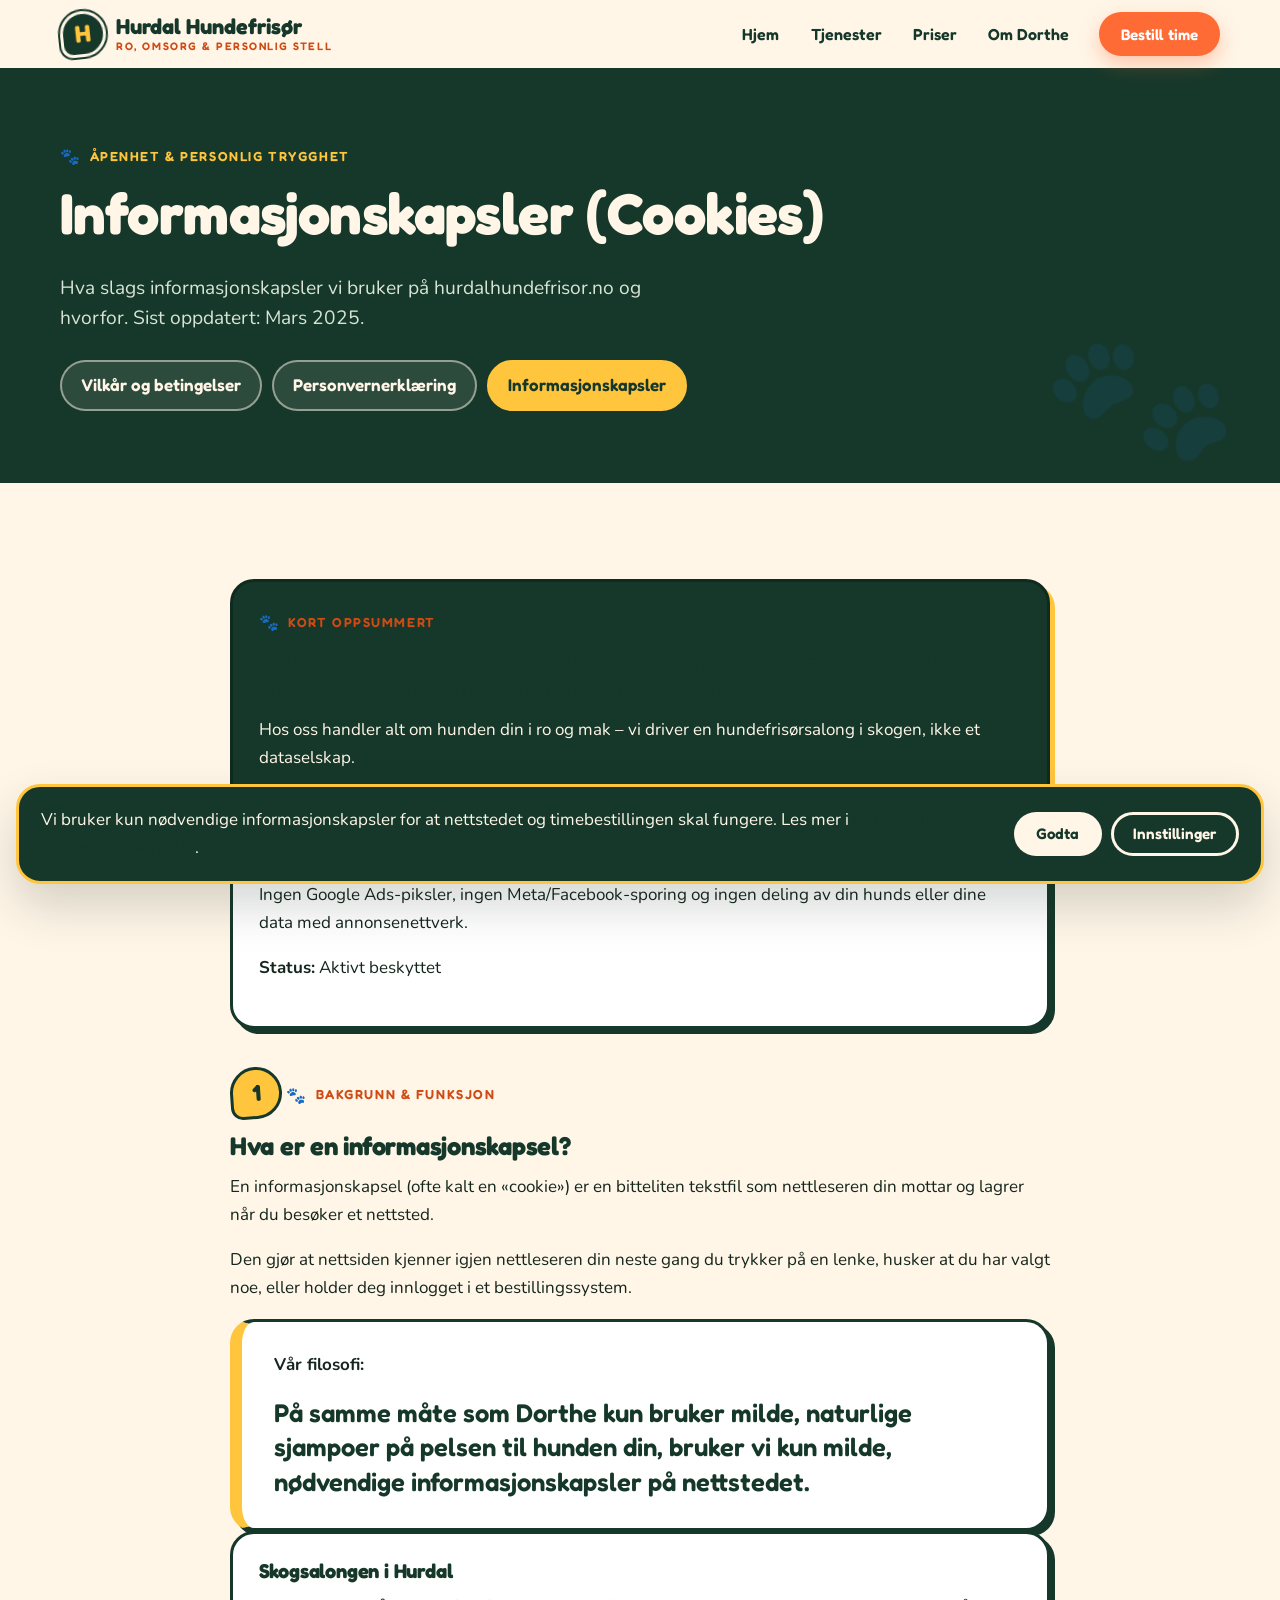
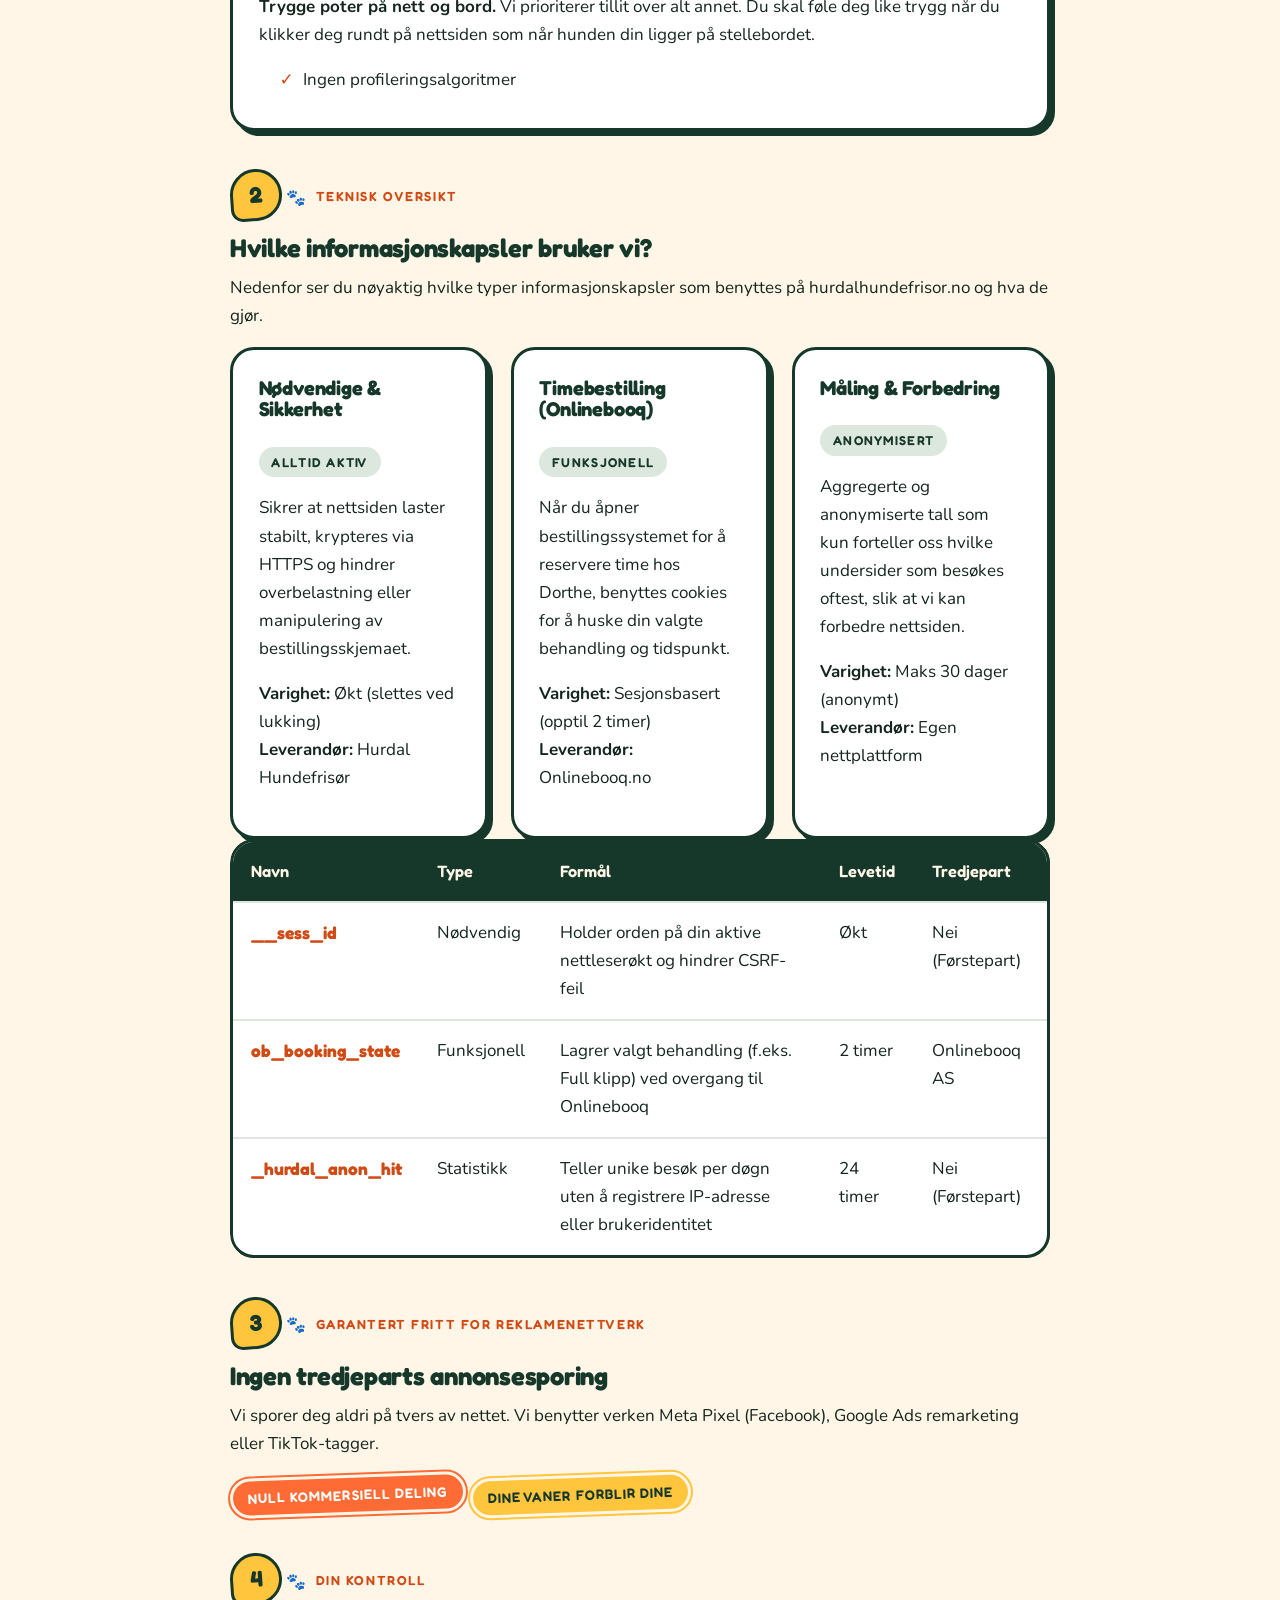
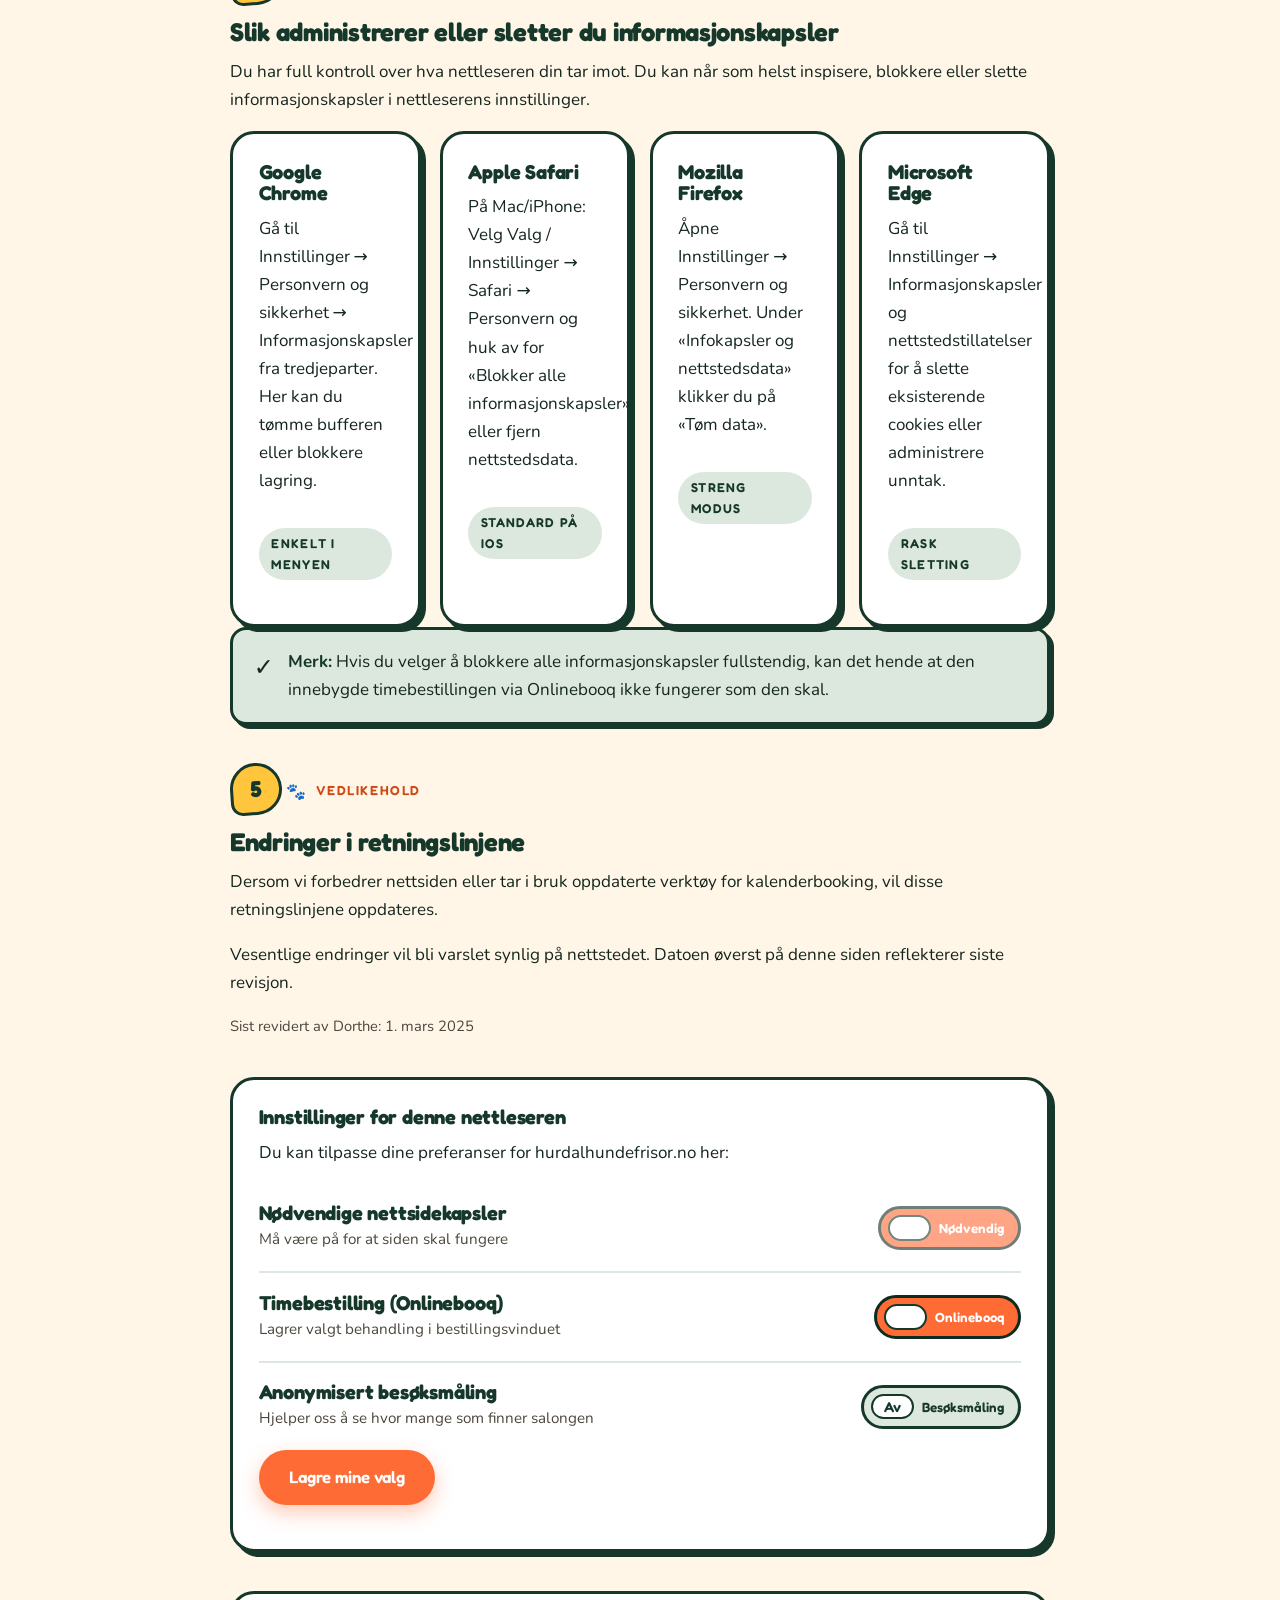
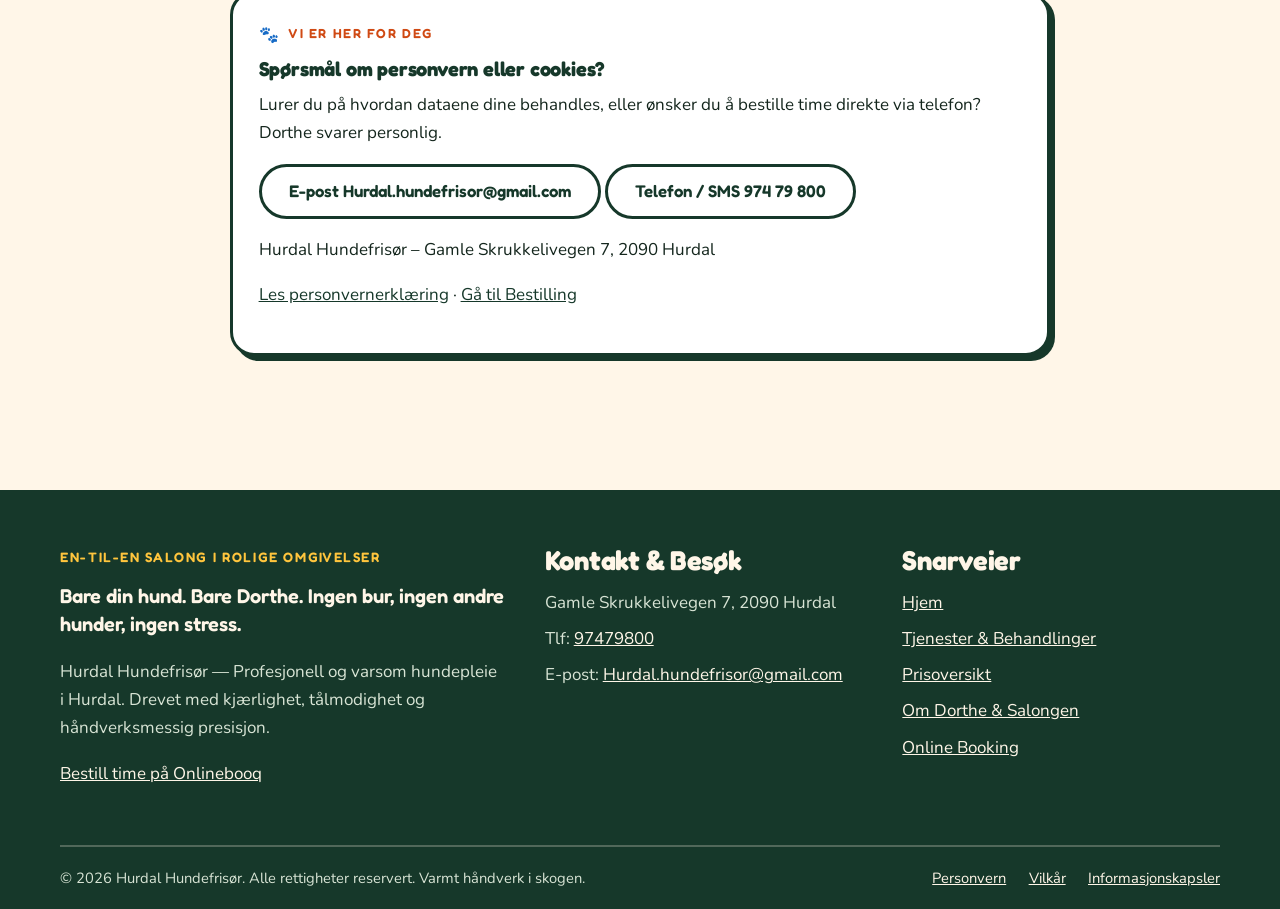
<file: informasjonskapsler.html>
<!doctype html>
<html lang="no">
<head>
<meta charset="utf-8">
<meta name="viewport" content="width=device-width, initial-scale=1">
<title>Informasjonskapsler (Cookies) | Hurdal Hundefrisør — hundefrisør i Hurdal</title>
<meta name="description" content="Hvilke informasjonskapsler Hurdal Hundefrisør bruker på hurdalhundefrisor.no og hvorfor — og hvordan du administrerer eller sletter dem i din nettleser.">
<link rel="icon" href="data:image/svg+xml,%3Csvg xmlns='http://www.w3.org/2000/svg' viewBox='0 0 100 100'%3E%3Ccircle cx='50' cy='50' r='48' fill='%2316382A'/%3E%3Ctext x='50' y='68' font-size='52' text-anchor='middle'%3E%F0%9F%90%BE%3C/text%3E%3C/svg%3E">
<link rel="stylesheet" href="style.css">
</head>
<body>
<a class="skip-link" href="#main">Hopp til hovedinnhold</a>

<header class="site-header">
  <div class="wrap header-inner">
    <a class="logo" href="index.html"><span class="logo-mark" aria-hidden="true">H</span><span><span data-biz>Hurdal Hundefrisør</span><small>Ro, omsorg &amp; personlig stell</small></span></a>
    <button class="nav-toggle" type="button" aria-expanded="false" aria-label="Åpne meny">☰</button>
    <nav class="site-nav" aria-label="Hovedmeny">
      <a class="nav-link" href="index.html">Hjem</a>
      <a class="nav-link" href="tjenester.html">Tjenester</a>
      <a class="nav-link" href="priser.html">Priser</a>
      <a class="nav-link" href="om-dorthe.html">Om Dorthe</a>
    </nav>
    <a class="btn btn-primary btn-sm header-cta" data-booking href="#">Bestill time</a>
  </div>
</header>

<main id="main">
  <section class="page-hero">
    <div class="wrap">
      <p class="eyebrow">Åpenhet &amp; personlig trygghet</p>
      <h1>Informasjonskapsler (Cookies)</h1>
      <p class="lead">Hva slags informasjonskapsler vi bruker på hurdalhundefrisor.no og hvorfor. Sist oppdatert: Mars 2025.</p>
      <nav class="legal-tabs" aria-label="Juridiske dokumenter">
        <a href="vilkaar.html">Vilkår og betingelser</a>
        <a href="personvern.html">Personvernerklæring</a>
        <a href="informasjonskapsler.html" aria-current="page">Informasjonskapsler</a>
      </nav>
    </div>
  </section>

  <section class="section">
    <div class="wrap">
      <article class="legal-article">
        <section>
          <div class="card pine">
            <p class="eyebrow">Kort oppsummert</p>
            <h2>Vi bruker kun nødvendige tekniske informasjonskapsler for at nettstedet og timebestillingen skal fungere.</h2>
            <p>Hos oss handler alt om hunden din i ro og mak – vi driver en hundefrisørsalong i skogen, ikke et dataselskap.</p>
          </div>
          <div class="card">
            <h3>100% Annonsefri</h3>
            <p>Ingen Google Ads-piksler, ingen Meta/Facebook-sporing og ingen deling av din hunds eller dine data med annonsenettverk.</p>
            <p><strong>Status:</strong> Aktivt beskyttet</p>
          </div>
        </section>

        <section>
          <span class="article-num" aria-hidden="true">1</span>
          <p class="eyebrow">Bakgrunn &amp; funksjon</p>
          <h2>Hva er en informasjonskapsel?</h2>
          <p>En informasjonskapsel (ofte kalt en «cookie») er en bitteliten tekstfil som nettleseren din mottar og lagrer når du besøker et nettsted.</p>
          <p>Den gjør at nettsiden kjenner igjen nettleseren din neste gang du trykker på en lenke, husker at du har valgt noe, eller holder deg innlogget i et bestillingssystem.</p>
          <div class="quote-block">
            <p><strong>Vår filosofi:</strong></p>
            <blockquote>På samme måte som Dorthe kun bruker milde, naturlige sjampoer på pelsen til hunden din, bruker vi kun milde, nødvendige informasjonskapsler på nettstedet.</blockquote>
          </div>
          <div class="card">
            <h3>Skogsalongen i Hurdal</h3>
            <p><strong>Trygge poter på nett og bord.</strong> Vi prioriterer tillit over alt annet. Du skal føle deg like trygg når du klikker deg rundt på nettsiden som når hunden din ligger på stellebordet.</p>
            <ul class="check-list">
              <li>Ingen profileringsalgoritmer</li>
            </ul>
          </div>
        </section>

        <section>
          <span class="article-num" aria-hidden="true">2</span>
          <p class="eyebrow">Teknisk oversikt</p>
          <h2>Hvilke informasjonskapsler bruker vi?</h2>
          <p>Nedenfor ser du nøyaktig hvilke typer informasjonskapsler som benyttes på hurdalhundefrisor.no og hva de gjør.</p>
          <div class="grid-3">
            <div class="card">
              <h3>Nødvendige &amp; Sikkerhet</h3>
              <p><span class="tag">Alltid aktiv</span></p>
              <p>Sikrer at nettsiden laster stabilt, krypteres via HTTPS og hindrer overbelastning eller manipulering av bestillingsskjemaet.</p>
              <p><strong>Varighet:</strong> Økt (slettes ved lukking)<br><strong>Leverandør:</strong> <span data-biz>Hurdal Hundefrisør</span></p>
            </div>
            <div class="card">
              <h3>Timebestilling (Onlinebooq)</h3>
              <p><span class="tag">Funksjonell</span></p>
              <p>Når du åpner bestillingssystemet for å reservere time hos Dorthe, benyttes cookies for å huske din valgte behandling og tidspunkt.</p>
              <p><strong>Varighet:</strong> Sesjonsbasert (opptil 2 timer)<br><strong>Leverandør:</strong> Onlinebooq.no</p>
            </div>
            <div class="card">
              <h3>Måling &amp; Forbedring</h3>
              <p><span class="tag">Anonymisert</span></p>
              <p>Aggregerte og anonymiserte tall som kun forteller oss hvilke undersider som besøkes oftest, slik at vi kan forbedre nettsiden.</p>
              <p><strong>Varighet:</strong> Maks 30 dager (anonymt)<br><strong>Leverandør:</strong> Egen nettplattform</p>
            </div>
          </div>
          <div class="table-scroll">
            <table class="price-table">
              <thead>
                <tr>
                  <th scope="col">Navn</th>
                  <th scope="col">Type</th>
                  <th scope="col">Formål</th>
                  <th scope="col">Levetid</th>
                  <th scope="col">Tredjepart</th>
                </tr>
              </thead>
              <tbody>
                <tr>
                  <td><strong>__sess_id</strong></td>
                  <td>Nødvendig</td>
                  <td>Holder orden på din aktive nettleserøkt og hindrer CSRF-feil</td>
                  <td>Økt</td>
                  <td>Nei (Førstepart)</td>
                </tr>
                <tr>
                  <td><strong>ob_booking_state</strong></td>
                  <td>Funksjonell</td>
                  <td>Lagrer valgt behandling (f.eks. Full klipp) ved overgang til Onlinebooq</td>
                  <td>2 timer</td>
                  <td>Onlinebooq AS</td>
                </tr>
                <tr>
                  <td><strong>_hurdal_anon_hit</strong></td>
                  <td>Statistikk</td>
                  <td>Teller unike besøk per døgn uten å registrere IP-adresse eller brukeridentitet</td>
                  <td>24 timer</td>
                  <td>Nei (Førstepart)</td>
                </tr>
              </tbody>
            </table>
          </div>
        </section>

        <section>
          <span class="article-num" aria-hidden="true">3</span>
          <p class="eyebrow">Garantert fritt for reklamenettverk</p>
          <h2>Ingen tredjeparts annonsesporing</h2>
          <p>Vi sporer deg aldri på tvers av nettet. Vi benytter verken Meta Pixel (Facebook), Google Ads remarketing eller TikTok-tagger.</p>
          <p><span class="sticker">Null kommersiell deling</span> <span class="sticker butter">Dine vaner forblir dine</span></p>
        </section>

        <section>
          <span class="article-num" aria-hidden="true">4</span>
          <p class="eyebrow">Din kontroll</p>
          <h2>Slik administrerer eller sletter du informasjonskapsler</h2>
          <p>Du har full kontroll over hva nettleseren din tar imot. Du kan når som helst inspisere, blokkere eller slette informasjonskapsler i nettleserens innstillinger.</p>
          <div class="grid-4">
            <div class="card">
              <h3>Google Chrome</h3>
              <p>Gå til Innstillinger → Personvern og sikkerhet → Informasjonskapsler fra tredjeparter. Her kan du tømme bufferen eller blokkere lagring.</p>
              <p><span class="tag">Enkelt i menyen</span></p>
            </div>
            <div class="card">
              <h3>Apple Safari</h3>
              <p>På Mac/iPhone: Velg Valg / Innstillinger → Safari → Personvern og huk av for «Blokker alle informasjonskapsler» eller fjern nettstedsdata.</p>
              <p><span class="tag">Standard på iOS</span></p>
            </div>
            <div class="card">
              <h3>Mozilla Firefox</h3>
              <p>Åpne Innstillinger → Personvern og sikkerhet. Under «Infokapsler og nettstedsdata» klikker du på «Tøm data».</p>
              <p><span class="tag">Streng modus</span></p>
            </div>
            <div class="card">
              <h3>Microsoft Edge</h3>
              <p>Gå til Innstillinger → Informasjonskapsler og nettstedstillatelser for å slette eksisterende cookies eller administrere unntak.</p>
              <p><span class="tag">Rask sletting</span></p>
            </div>
          </div>
          <div class="note-box">
            <span class="note-icon" aria-hidden="true">✓</span>
            <p><strong>Merk:</strong> Hvis du velger å blokkere alle informasjonskapsler fullstendig, kan det hende at den innebygde timebestillingen via Onlinebooq ikke fungerer som den skal.</p>
          </div>
        </section>

        <section>
          <span class="article-num" aria-hidden="true">5</span>
          <p class="eyebrow">Vedlikehold</p>
          <h2>Endringer i retningslinjene</h2>
          <p>Dersom vi forbedrer nettsiden eller tar i bruk oppdaterte verktøy for kalenderbooking, vil disse retningslinjene oppdateres.</p>
          <p>Vesentlige endringer vil bli varslet synlig på nettstedet. Datoen øverst på denne siden reflekterer siste revisjon.</p>
          <p class="legal-meta">Sist revidert av Dorthe: 1. mars 2025</p>
        </section>

        <section>
          <div class="card">
            <h3>Innstillinger for denne nettleseren</h3>
            <p>Du kan tilpasse dine preferanser for hurdalhundefrisor.no her:</p>
            <div data-cookie-prefs>
              <div class="toggle-row">
                <div>
                  <h3>Nødvendige nettsidekapsler</h3>
                  <p>Må være på for at siden skal fungere</p>
                </div>
                <button class="cookie-toggle on" type="button" disabled aria-checked="true"><span class="toggle-knob">På</span> Nødvendig</button>
              </div>
              <div class="toggle-row">
                <div>
                  <h3>Timebestilling (Onlinebooq)</h3>
                  <p>Lagrer valgt behandling i bestillingsvinduet</p>
                </div>
                <button class="cookie-toggle on" type="button" data-cookie-toggle="booking" aria-checked="true"><span class="toggle-knob">På</span> Onlinebooq</button>
              </div>
              <div class="toggle-row">
                <div>
                  <h3>Anonymisert besøksmåling</h3>
                  <p>Hjelper oss å se hvor mange som finner salongen</p>
                </div>
                <button class="cookie-toggle" type="button" data-cookie-toggle="analytics" aria-checked="false"><span class="toggle-knob">Av</span> Besøksmåling</button>
              </div>
              <button data-cookie-save class="btn btn-primary" type="button">Lagre mine valg</button>
              <p data-cookie-status role="status"></p>
            </div>
          </div>
        </section>

        <section>
          <div class="card">
            <p class="eyebrow">Vi er her for deg</p>
            <h3>Spørsmål om personvern eller cookies?</h3>
            <p>Lurer du på hvordan dataene dine behandles, eller ønsker du å bestille time direkte via telefon? Dorthe svarer personlig.</p>
            <p><a class="btn btn-ghost" href="mailto:Hurdal.hundefrisor@gmail.com">E-post Hurdal.hundefrisor@gmail.com</a> <a class="btn btn-ghost" href="tel:97479800">Telefon / SMS 974 79 800</a></p>
            <p><span data-biz>Hurdal Hundefrisør</span> – Gamle Skrukkelivegen 7, 2090 Hurdal</p>
            <p><a href="personvern.html">Les personvernerklæring</a> · <a href="bestill.html">Gå til Bestilling</a></p>
          </div>
        </section>
      </article>
    </div>
  </section>
</main>

<footer class="site-footer">
  <div class="wrap">
    <div class="footer-grid">
      <div>
        <p class="footer-eyebrow">En-til-en salong i rolige omgivelser</p>
        <p class="footer-promise">Bare din hund. Bare Dorthe. Ingen bur, ingen andre hunder, ingen stress.</p>
        <p><span data-biz>Hurdal Hundefrisør</span> — Profesjonell og varsom hundepleie i Hurdal. Drevet med kjærlighet, tålmodighet og håndverksmessig presisjon.</p>
        <p><a data-booking href="#">Bestill time på Onlinebooq</a></p>
      </div>
      <div>
        <h3>Kontakt &amp; Besøk</h3>
        <ul class="footer-list">
          <li>Gamle Skrukkelivegen 7, 2090 Hurdal</li>
          <li>Tlf: <a href="tel:97479800">97479800</a></li>
          <li>E-post: <a href="mailto:Hurdal.hundefrisor@gmail.com">Hurdal.hundefrisor@gmail.com</a></li>
        </ul>
      </div>
      <div>
        <h3>Snarveier</h3>
        <ul class="footer-list">
          <li><a href="index.html">Hjem</a></li>
          <li><a href="tjenester.html">Tjenester &amp; Behandlinger</a></li>
          <li><a href="priser.html">Prisoversikt</a></li>
          <li><a href="om-dorthe.html">Om Dorthe &amp; Salongen</a></li>
          <li><a data-booking href="#">Online Booking</a></li>
        </ul>
      </div>
    </div>
    <div class="footer-bottom">
      <span>© <span data-year>2026</span> <span data-biz>Hurdal Hundefrisør</span>. Alle rettigheter reservert. Varmt håndverk i skogen.</span>
      <nav aria-label="Juridisk">
        <a href="personvern.html">Personvern</a>
        <a href="vilkaar.html">Vilkår</a>
        <a href="informasjonskapsler.html">Informasjonskapsler</a>
      </nav>
    </div>
  </div>
</footer>

<div class="cookie-banner" data-cookie-banner hidden>
  <p>Vi bruker kun nødvendige informasjonskapsler for at nettstedet og timebestillingen skal fungere. Les mer i <a href="informasjonskapsler.html">retningslinjene for informasjonskapsler</a>.</p>
  <div class="btn-row">
    <button class="btn btn-cream btn-sm" type="button" data-cookie-accept>Godta</button>
    <button class="btn btn-outline-cream btn-sm" type="button" data-cookie-settings>Innstillinger</button>
  </div>
</div>

<script src="app.js"></script>
</body>
</html>
</file>
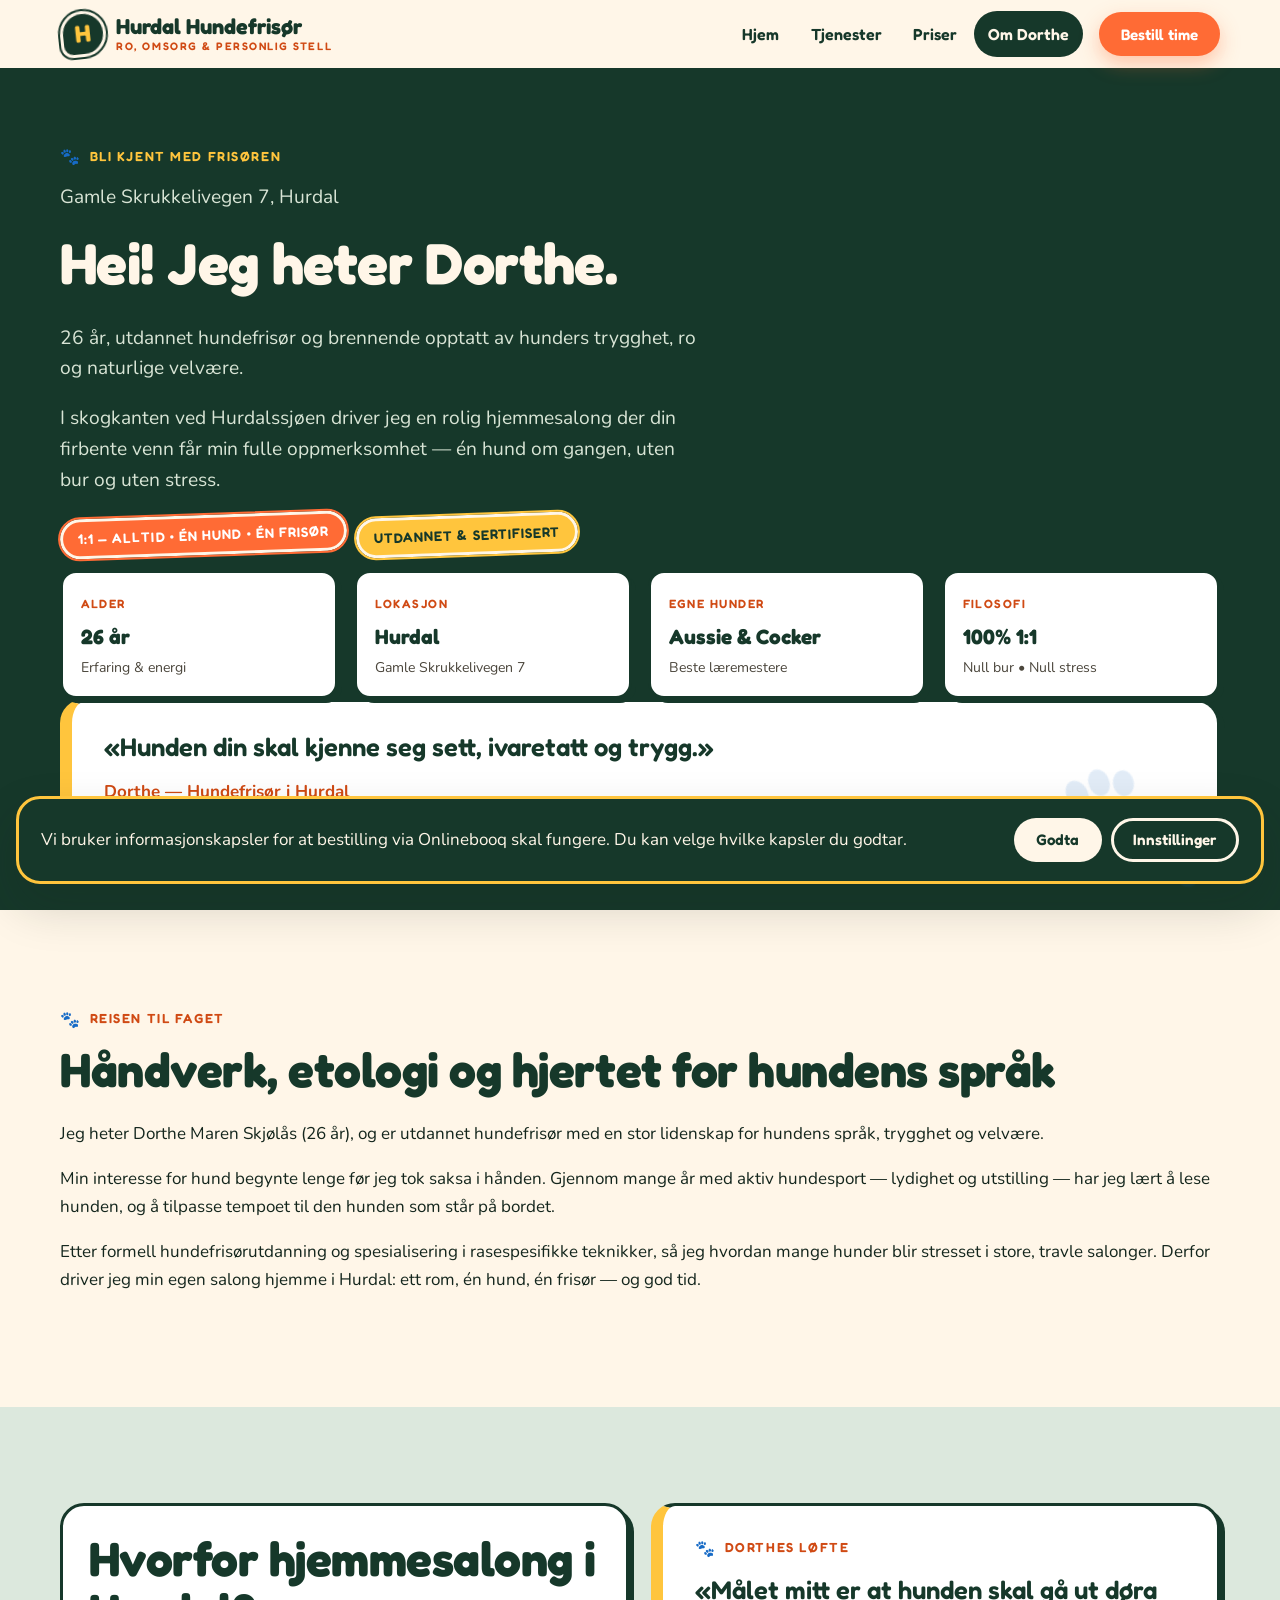
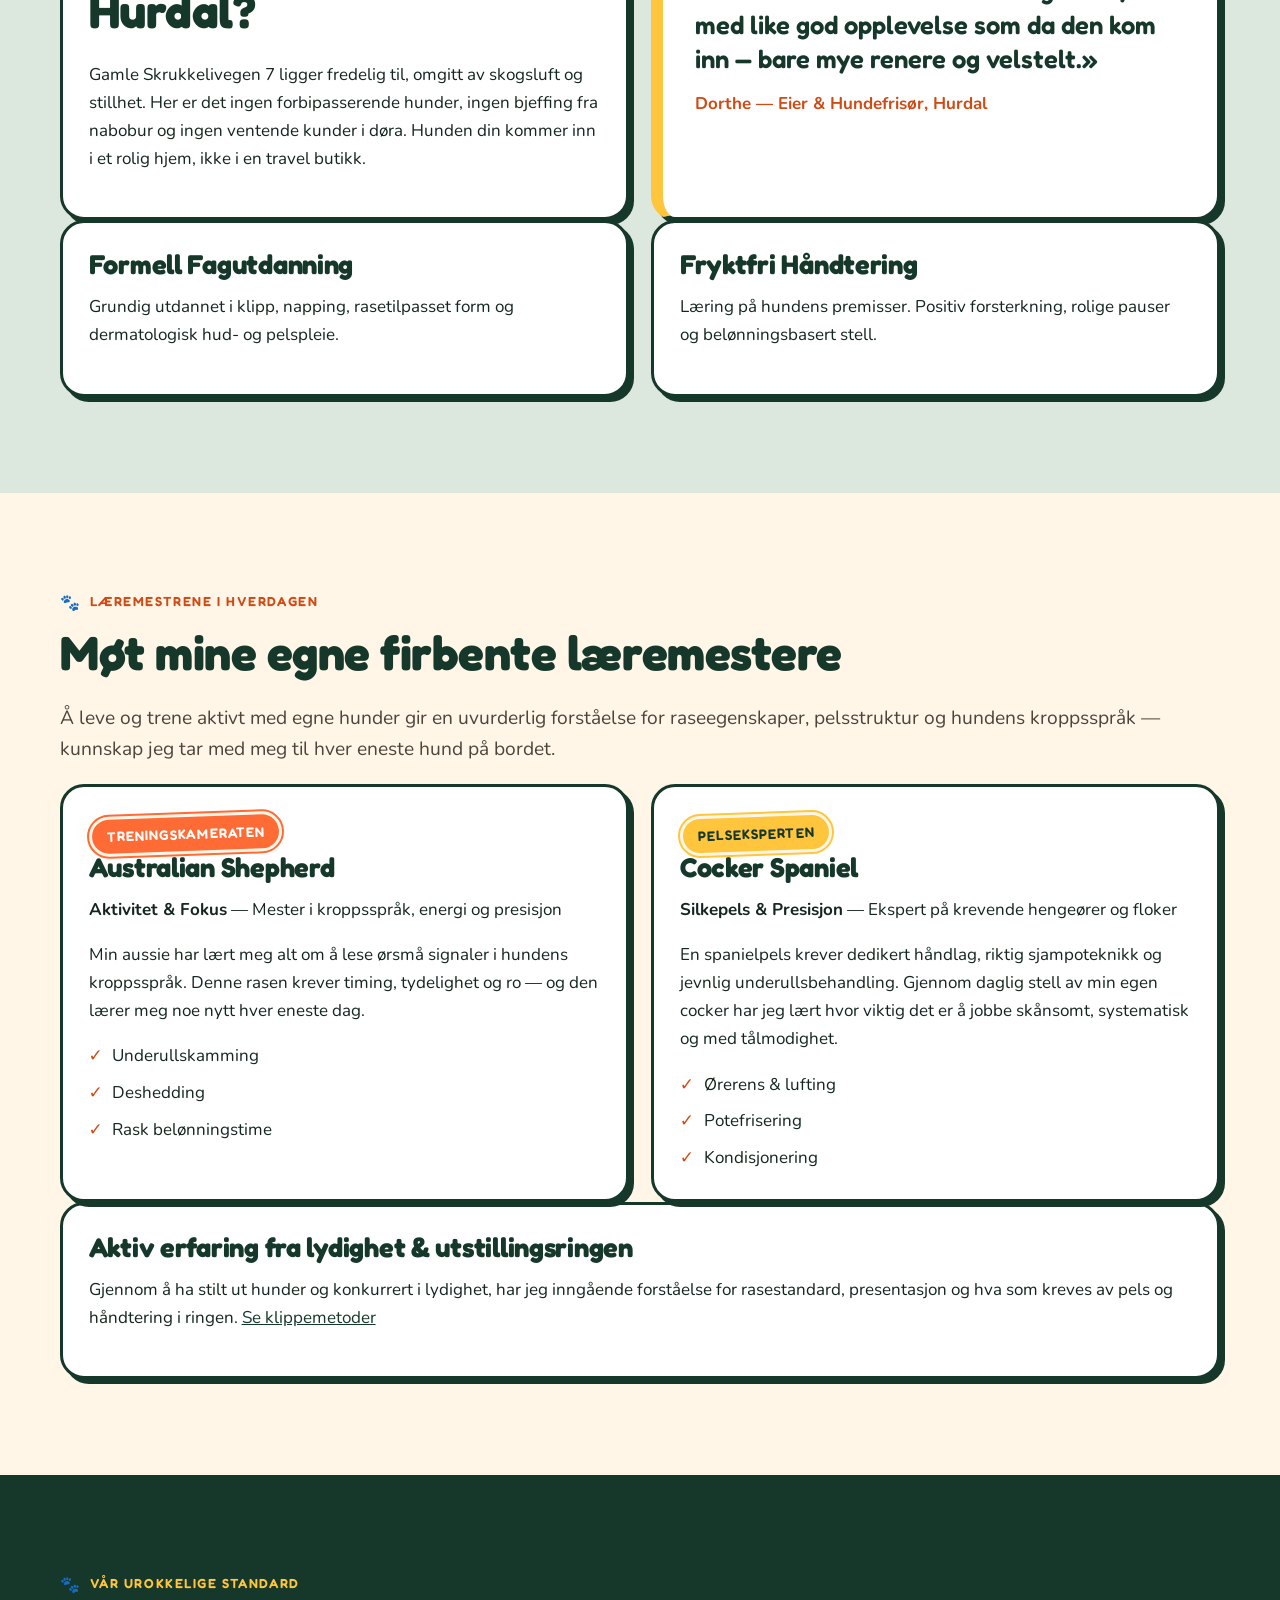
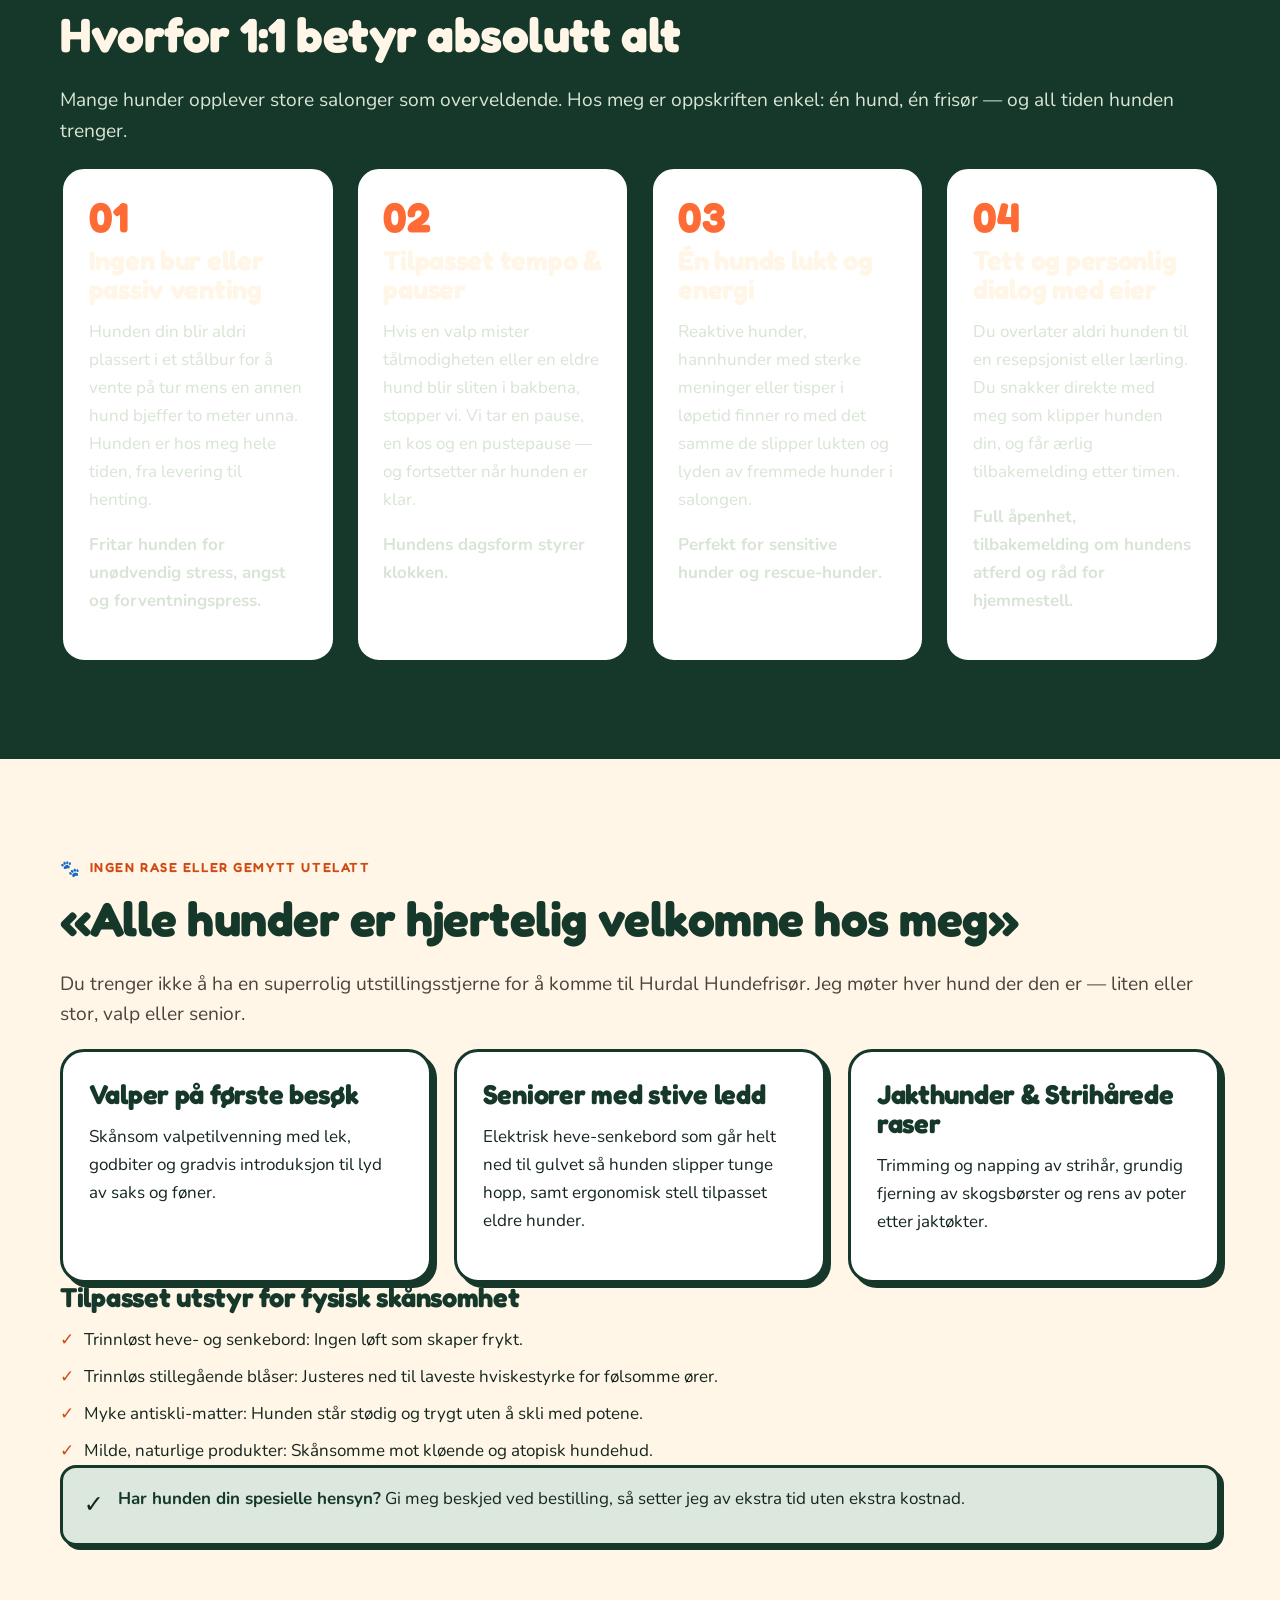
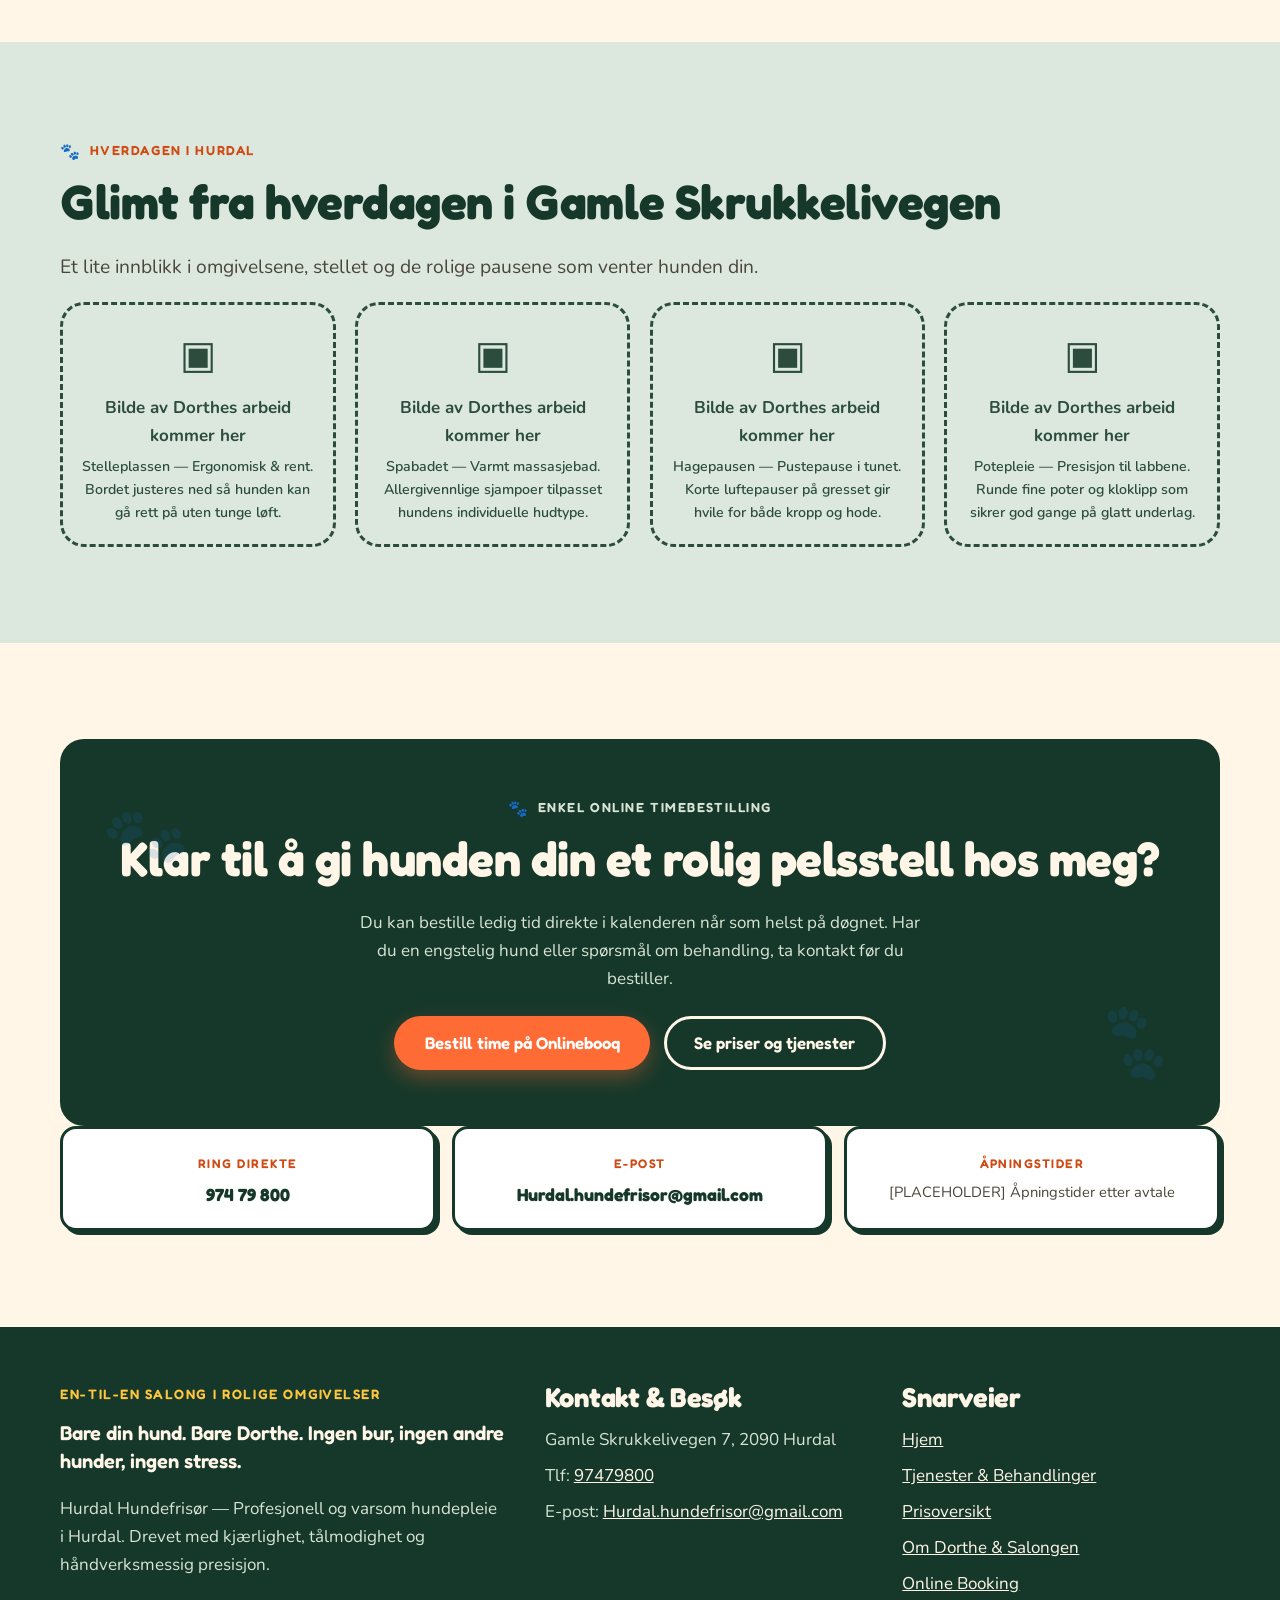
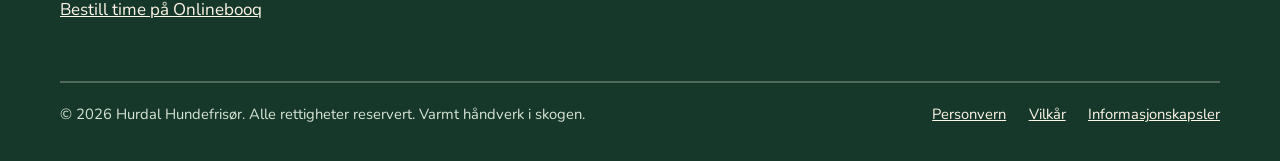
<file: om-dorthe.html>
<!DOCTYPE html>
<html lang="no">
<head>
<meta charset="utf-8">
<meta name="viewport" content="width=device-width, initial-scale=1">
<title>Om Dorthe — Hurdal Hundefrisør | Utdannet hundefrisør i Hurdal</title>
<meta name="description" content="Møt Dorthe Maren Skjølås, 26 år og utdannet hundefrisør. Hun driver en rolig 1:1 hjemmesalong i Hurdal med sine egne Australian Shepherd og Cocker Spaniel — ingen bur, ingen stress.">
<link rel="icon" href="data:image/svg+xml,%3Csvg xmlns='http://www.w3.org/2000/svg' viewBox='0 0 100 100'%3E%3Ccircle cx='50' cy='50' r='48' fill='%2316382A'/%3E%3Ctext x='50' y='68' font-size='52' text-anchor='middle'%3E%F0%9F%90%BE%3C/text%3E%3C/svg%3E">
<link rel="stylesheet" href="style.css">
</head>
<body>
<a class="skip-link" href="#main">Hopp til innhold</a>

<header class="site-header">
  <div class="wrap header-inner">
    <a class="logo" href="index.html">
      <span class="logo-mark" aria-hidden="true">H</span>
      <span><span data-biz>Hurdal Hundefrisør</span><small>Ro, omsorg &amp; personlig stell</small></span>
    </a>
    <button class="nav-toggle" type="button" aria-expanded="false" aria-label="Åpne meny">☰</button>
    <nav class="site-nav" aria-label="Hovedmeny">
      <a class="nav-link" href="index.html">Hjem</a>
      <a class="nav-link" href="tjenester.html">Tjenester</a>
      <a class="nav-link" href="priser.html">Priser</a>
      <a class="nav-link" href="om-dorthe.html" aria-current="page">Om Dorthe</a>
    </nav>
    <a class="btn btn-primary btn-sm header-cta" href="#" data-booking>Bestill time</a>
  </div>
</header>

<main id="main">
  <section class="page-hero" aria-labelledby="page-title">
    <div class="wrap">
      <p class="eyebrow">Bli kjent med frisøren</p>
      <p class="lead">Gamle Skrukkelivegen 7, Hurdal</p>
      <h1 id="page-title">Hei! Jeg heter Dorthe.</h1>
      <p class="lead">26 år, utdannet hundefrisør og brennende opptatt av hunders trygghet, ro og naturlige velvære.</p>
      <p class="lead">I skogkanten ved Hurdalssjøen driver jeg en rolig hjemmesalong der din firbente venn får min fulle oppmerksomhet — én hund om gangen, uten bur og uten stress.</p>
      <div class="kicker-row">
        <span class="sticker">1:1 — Alltid • Én hund • Én frisør</span>
        <span class="sticker butter">Utdannet &amp; sertifisert</span>
      </div>
      <div class="fact-chips">
        <div class="fact-chip">
          <span class="fact-label">Alder</span>
          <span class="fact-value">26 år</span>
          <p>Erfaring &amp; energi</p>
        </div>
        <div class="fact-chip">
          <span class="fact-label">Lokasjon</span>
          <span class="fact-value">Hurdal</span>
          <p>Gamle Skrukkelivegen 7</p>
        </div>
        <div class="fact-chip">
          <span class="fact-label">Egne hunder</span>
          <span class="fact-value">Aussie &amp; Cocker</span>
          <p>Beste læremestere</p>
        </div>
        <div class="fact-chip">
          <span class="fact-label">Filosofi</span>
          <span class="fact-value">100% 1:1</span>
          <p>Null bur • Null stress</p>
        </div>
      </div>
      <div class="quote-block">
        <blockquote>«Hunden din skal kjenne seg sett, ivaretatt og trygg.»</blockquote>
        <cite>Dorthe — Hundefrisør i Hurdal</cite>
      </div>
    </div>
  </section>

  <section class="section" aria-labelledby="story-title">
    <div class="wrap">
      <p class="eyebrow">Reisen til faget</p>
      <h2 id="story-title">Håndverk, etologi og hjertet for hundens språk</h2>
      <p>Jeg heter Dorthe Maren Skjølås (26 år), og er utdannet hundefrisør med en stor lidenskap for hundens språk, trygghet og velvære.</p>
      <p>Min interesse for hund begynte lenge før jeg tok saksa i hånden. Gjennom mange år med aktiv hundesport — lydighet og utstilling — har jeg lært å lese hunden, og å tilpasse tempoet til den hunden som står på bordet.</p>
      <p>Etter formell hundefrisørutdanning og spesialisering i rasespesifikke teknikker, så jeg hvordan mange hunder blir stresset i store, travle salonger. Derfor driver jeg min egen salong hjemme i Hurdal: ett rom, én hund, én frisør — og god tid.</p>
    </div>
  </section>

  <section class="section on-sage" aria-labelledby="salon-title">
    <div class="wrap">
      <div class="grid-2">
        <article class="card">
          <h2 id="salon-title">Hvorfor hjemmesalong i Hurdal?</h2>
          <p>Gamle Skrukkelivegen 7 ligger fredelig til, omgitt av skogsluft og stillhet. Her er det ingen forbipasserende hunder, ingen bjeffing fra nabobur og ingen ventende kunder i døra. Hunden din kommer inn i et rolig hjem, ikke i en travel butikk.</p>
        </article>
        <div class="quote-block">
          <p class="eyebrow">Dorthes løfte</p>
          <blockquote>«Målet mitt er at hunden skal gå ut døra med like god opplevelse som da den kom inn — bare mye renere og velstelt.»</blockquote>
          <cite>Dorthe — Eier &amp; Hundefrisør, Hurdal</cite>
        </div>
      </div>
      <div class="grid-2">
        <article class="card">
          <h3>Formell Fagutdanning</h3>
          <p>Grundig utdannet i klipp, napping, rasetilpasset form og dermatologisk hud- og pelspleie.</p>
        </article>
        <article class="card">
          <h3>Fryktfri Håndtering</h3>
          <p>Læring på hundens premisser. Positiv forsterkning, rolige pauser og belønningsbasert stell.</p>
        </article>
      </div>
    </div>
  </section>

  <section class="section" aria-labelledby="dogs-title">
    <div class="wrap">
      <p class="eyebrow">Læremestrene i hverdagen</p>
      <h2 id="dogs-title">Møt mine egne firbente læremestere</h2>
      <p class="lead">Å leve og trene aktivt med egne hunder gir en uvurderlig forståelse for raseegenskaper, pelsstruktur og hundens kroppsspråk — kunnskap jeg tar med meg til hver eneste hund på bordet.</p>
      <div class="grid-2">
        <article class="card">
          <span class="sticker">Treningskameraten</span>
          <h3>Australian Shepherd</h3>
          <p><strong>Aktivitet &amp; Fokus</strong> — Mester i kroppsspråk, energi og presisjon</p>
          <p>Min aussie har lært meg alt om å lese ørsmå signaler i hundens kroppsspråk. Denne rasen krever timing, tydelighet og ro — og den lærer meg noe nytt hver eneste dag.</p>
          <ul class="check-list">
            <li>Underullskamming</li>
            <li>Deshedding</li>
            <li>Rask belønningstime</li>
          </ul>
        </article>
        <article class="card">
          <span class="sticker butter">Pelseksperten</span>
          <h3>Cocker Spaniel</h3>
          <p><strong>Silkepels &amp; Presisjon</strong> — Ekspert på krevende hengeører og floker</p>
          <p>En spanielpels krever dedikert håndlag, riktig sjampoteknikk og jevnlig underullsbehandling. Gjennom daglig stell av min egen cocker har jeg lært hvor viktig det er å jobbe skånsomt, systematisk og med tålmodighet.</p>
          <ul class="check-list">
            <li>Ørerens &amp; lufting</li>
            <li>Potefrisering</li>
            <li>Kondisjonering</li>
          </ul>
        </article>
      </div>
      <article class="card">
        <h3>Aktiv erfaring fra lydighet &amp; utstillingsringen</h3>
        <p>Gjennom å ha stilt ut hunder og konkurrert i lydighet, har jeg inngående forståelse for rasestandard, presentasjon og hva som kreves av pels og håndtering i ringen. <a href="tjenester.html">Se klippemetoder</a></p>
      </article>
    </div>
  </section>

  <section class="section on-pine" aria-labelledby="principles-title">
    <div class="wrap">
      <p class="eyebrow">Vår urokkelige standard</p>
      <h2 id="principles-title">Hvorfor 1:1 betyr absolutt alt</h2>
      <p class="lead">Mange hunder opplever store salonger som overveldende. Hos meg er oppskriften enkel: én hund, én frisør — og all tiden hunden trenger.</p>
      <div class="steps">
        <article class="step">
          <div class="card">
            <span class="step-num">01</span>
            <h3>Ingen bur eller passiv venting</h3>
            <p>Hunden din blir aldri plassert i et stålbur for å vente på tur mens en annen hund bjeffer to meter unna. Hunden er hos meg hele tiden, fra levering til henting.</p>
            <p><strong>Fritar hunden for unødvendig stress, angst og forventningspress.</strong></p>
          </div>
        </article>
        <article class="step">
          <div class="card">
            <span class="step-num">02</span>
            <h3>Tilpasset tempo &amp; pauser</h3>
            <p>Hvis en valp mister tålmodigheten eller en eldre hund blir sliten i bakbena, stopper vi. Vi tar en pause, en kos og en pustepause — og fortsetter når hunden er klar.</p>
            <p><strong>Hundens dagsform styrer klokken.</strong></p>
          </div>
        </article>
        <article class="step">
          <div class="card">
            <span class="step-num">03</span>
            <h3>Én hunds lukt og energi</h3>
            <p>Reaktive hunder, hannhunder med sterke meninger eller tisper i løpetid finner ro med det samme de slipper lukten og lyden av fremmede hunder i salongen.</p>
            <p><strong>Perfekt for sensitive hunder og rescue-hunder.</strong></p>
          </div>
        </article>
        <article class="step">
          <div class="card">
            <span class="step-num">04</span>
            <h3>Tett og personlig dialog med eier</h3>
            <p>Du overlater aldri hunden til en resepsjonist eller lærling. Du snakker direkte med meg som klipper hunden din, og får ærlig tilbakemelding etter timen.</p>
            <p><strong>Full åpenhet, tilbakemelding om hundens atferd og råd for hjemmestell.</strong></p>
          </div>
        </article>
      </div>
    </div>
  </section>

  <section class="section" aria-labelledby="welcome-title">
    <div class="wrap">
      <p class="eyebrow">Ingen rase eller gemytt utelatt</p>
      <h2 id="welcome-title">«Alle hunder er hjertelig velkomne hos meg»</h2>
      <p class="lead">Du trenger ikke å ha en superrolig utstillingsstjerne for å komme til <span data-biz>Hurdal Hundefrisør</span>. Jeg møter hver hund der den er — liten eller stor, valp eller senior.</p>
      <div class="grid-3">
        <article class="card">
          <h3>Valper på første besøk</h3>
          <p>Skånsom valpetilvenning med lek, godbiter og gradvis introduksjon til lyd av saks og føner.</p>
        </article>
        <article class="card">
          <h3>Seniorer med stive ledd</h3>
          <p>Elektrisk heve-senkebord som går helt ned til gulvet så hunden slipper tunge hopp, samt ergonomisk stell tilpasset eldre hunder.</p>
        </article>
        <article class="card">
          <h3>Jakthunder &amp; Strihårede raser</h3>
          <p>Trimming og napping av strihår, grundig fjerning av skogsbørster og rens av poter etter jaktøkter.</p>
        </article>
      </div>
      <h3>Tilpasset utstyr for fysisk skånsomhet</h3>
      <ul class="check-list">
        <li>Trinnløst heve- og senkebord: Ingen løft som skaper frykt.</li>
        <li>Trinnløs stillegående blåser: Justeres ned til laveste hviskestyrke for følsomme ører.</li>
        <li>Myke antiskli-matter: Hunden står stødig og trygt uten å skli med potene.</li>
        <li>Milde, naturlige produkter: Skånsomme mot kløende og atopisk hundehud.</li>
      </ul>
      <div class="note-box">
        <span class="note-icon" aria-hidden="true">✓</span>
        <p><strong>Har hunden din spesielle hensyn?</strong> Gi meg beskjed ved bestilling, så setter jeg av ekstra tid uten ekstra kostnad.</p>
      </div>
    </div>
  </section>

  <section class="section on-sage" aria-labelledby="gallery-title">
    <div class="wrap">
      <p class="eyebrow">Hverdagen i Hurdal</p>
      <h2 id="gallery-title">Glimt fra hverdagen i Gamle Skrukkelivegen</h2>
      <p class="lead">Et lite innblikk i omgivelsene, stellet og de rolige pausene som venter hunden din.</p>
      <div class="grid-4">
        <div class="photo-slot">
          <div><span class="slot-icon" aria-hidden="true">▣</span>Bilde av Dorthes arbeid kommer her<small>Stelleplassen — Ergonomisk &amp; rent. Bordet justeres ned så hunden kan gå rett på uten tunge løft.</small></div>
        </div>
        <div class="photo-slot">
          <div><span class="slot-icon" aria-hidden="true">▣</span>Bilde av Dorthes arbeid kommer her<small>Spabadet — Varmt massasjebad. Allergivennlige sjampoer tilpasset hundens individuelle hudtype.</small></div>
        </div>
        <div class="photo-slot">
          <div><span class="slot-icon" aria-hidden="true">▣</span>Bilde av Dorthes arbeid kommer her<small>Hagepausen — Pustepause i tunet. Korte luftepauser på gresset gir hvile for både kropp og hode.</small></div>
        </div>
        <div class="photo-slot">
          <div><span class="slot-icon" aria-hidden="true">▣</span>Bilde av Dorthes arbeid kommer her<small>Potepleie — Presisjon til labbene. Runde fine poter og kloklipp som sikrer god gange på glatt underlag.</small></div>
        </div>
      </div>
    </div>
  </section>

  <section class="section" aria-labelledby="cta-title">
    <div class="wrap">
      <div class="cta-band">
        <p class="eyebrow">Enkel online timebestilling</p>
        <h2 id="cta-title">Klar til å gi hunden din et rolig pelsstell hos meg?</h2>
        <p>Du kan bestille ledig tid direkte i kalenderen når som helst på døgnet. Har du en engstelig hund eller spørsmål om behandling, ta kontakt før du bestiller.</p>
        <div class="btn-row">
          <a class="btn btn-primary" href="#" data-booking>Bestill time på Onlinebooq</a>
          <a class="btn btn-outline-cream" href="tjenester.html">Se priser og tjenester</a>
        </div>
      </div>
      <div class="contact-strip">
        <div class="contact-card">
          <span class="contact-label">Ring direkte</span>
          <p><a href="tel:97479800">974 79 800</a></p>
        </div>
        <div class="contact-card">
          <span class="contact-label">E-post</span>
          <p><a href="mailto:Hurdal.hundefrisor@gmail.com">Hurdal.hundefrisor@gmail.com</a></p>
        </div>
        <div class="contact-card">
          <span class="contact-label">Åpningstider</span>
          <p>[PLACEHOLDER] Åpningstider etter avtale</p>
        </div>
      </div>
    </div>
  </section>
</main>

<footer class="site-footer">
  <div class="wrap">
    <div class="footer-grid">
      <div>
        <p class="footer-eyebrow">En-til-en salong i rolige omgivelser</p>
        <p class="footer-promise">Bare din hund. Bare Dorthe. Ingen bur, ingen andre hunder, ingen stress.</p>
        <p><span data-biz>Hurdal Hundefrisør</span> — Profesjonell og varsom hundepleie i Hurdal. Drevet med kjærlighet, tålmodighet og håndverksmessig presisjon.</p>
        <p><a href="#" data-booking>Bestill time på Onlinebooq</a></p>
      </div>
      <div>
        <h3>Kontakt &amp; Besøk</h3>
        <ul class="footer-list">
          <li>Gamle Skrukkelivegen 7, 2090 Hurdal</li>
          <li>Tlf: <a href="tel:97479800">97479800</a></li>
          <li>E-post: <a href="mailto:Hurdal.hundefrisor@gmail.com">Hurdal.hundefrisor@gmail.com</a></li>
        </ul>
      </div>
      <div>
        <h3>Snarveier</h3>
        <ul class="footer-list">
          <li><a href="index.html">Hjem</a></li>
          <li><a href="tjenester.html">Tjenester &amp; Behandlinger</a></li>
          <li><a href="priser.html">Prisoversikt</a></li>
          <li><a href="om-dorthe.html">Om Dorthe &amp; Salongen</a></li>
          <li><a href="#" data-booking>Online Booking</a></li>
        </ul>
      </div>
    </div>
    <div class="footer-bottom">
      <p>© <span data-year>2026</span> <span data-biz>Hurdal Hundefrisør</span>. Alle rettigheter reservert. Varmt håndverk i skogen.</p>
      <nav aria-label="Juridisk">
        <a href="personvern.html">Personvern</a>
        <a href="vilkaar.html">Vilkår</a>
        <a href="informasjonskapsler.html">Informasjonskapsler</a>
      </nav>
    </div>
  </div>
</footer>

<div class="cookie-banner" data-cookie-banner hidden>
  <p>Vi bruker informasjonskapsler for at bestilling via Onlinebooq skal fungere. Du kan velge hvilke kapsler du godtar.</p>
  <div class="btn-row">
    <button class="btn btn-cream btn-sm" type="button" data-cookie-accept>Godta</button>
    <button class="btn btn-outline-cream btn-sm" type="button" data-cookie-settings>Innstillinger</button>
  </div>
</div>

<script src="app.js"></script>
</body>
</html>
</file>
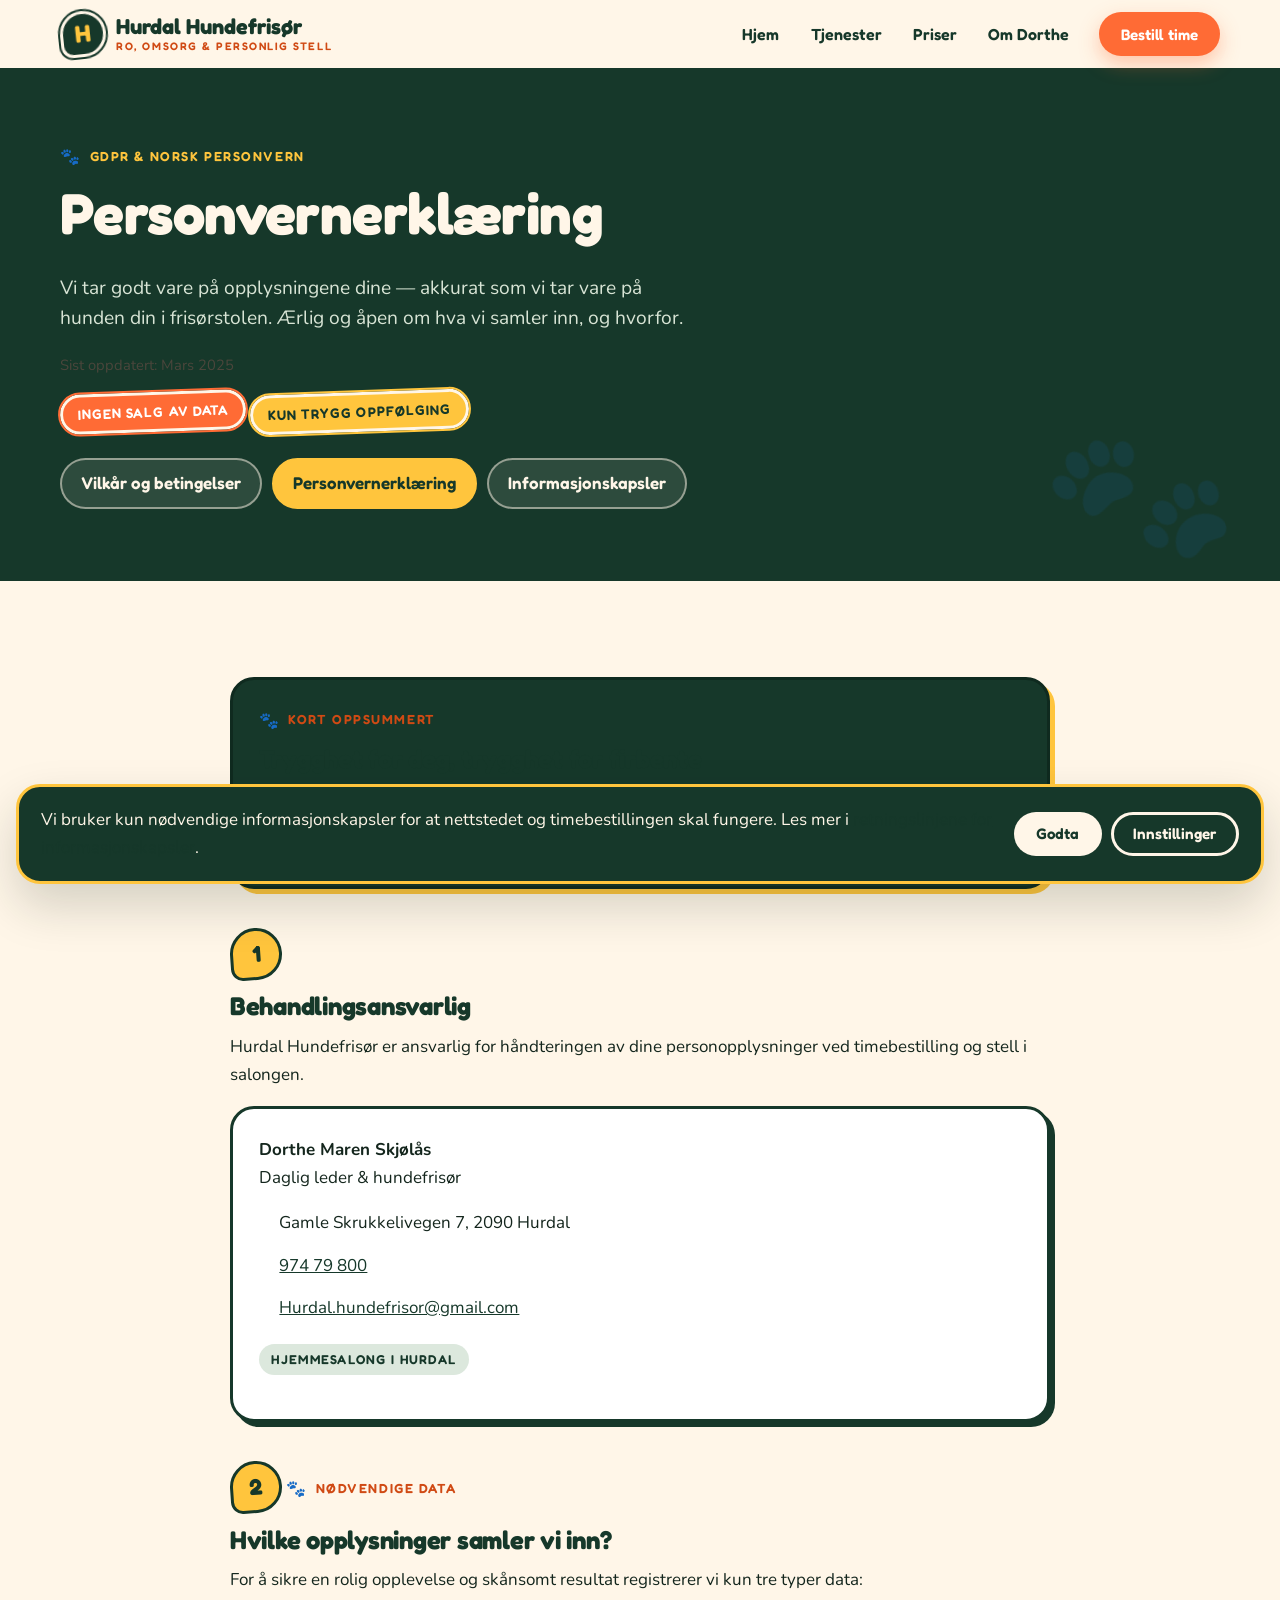
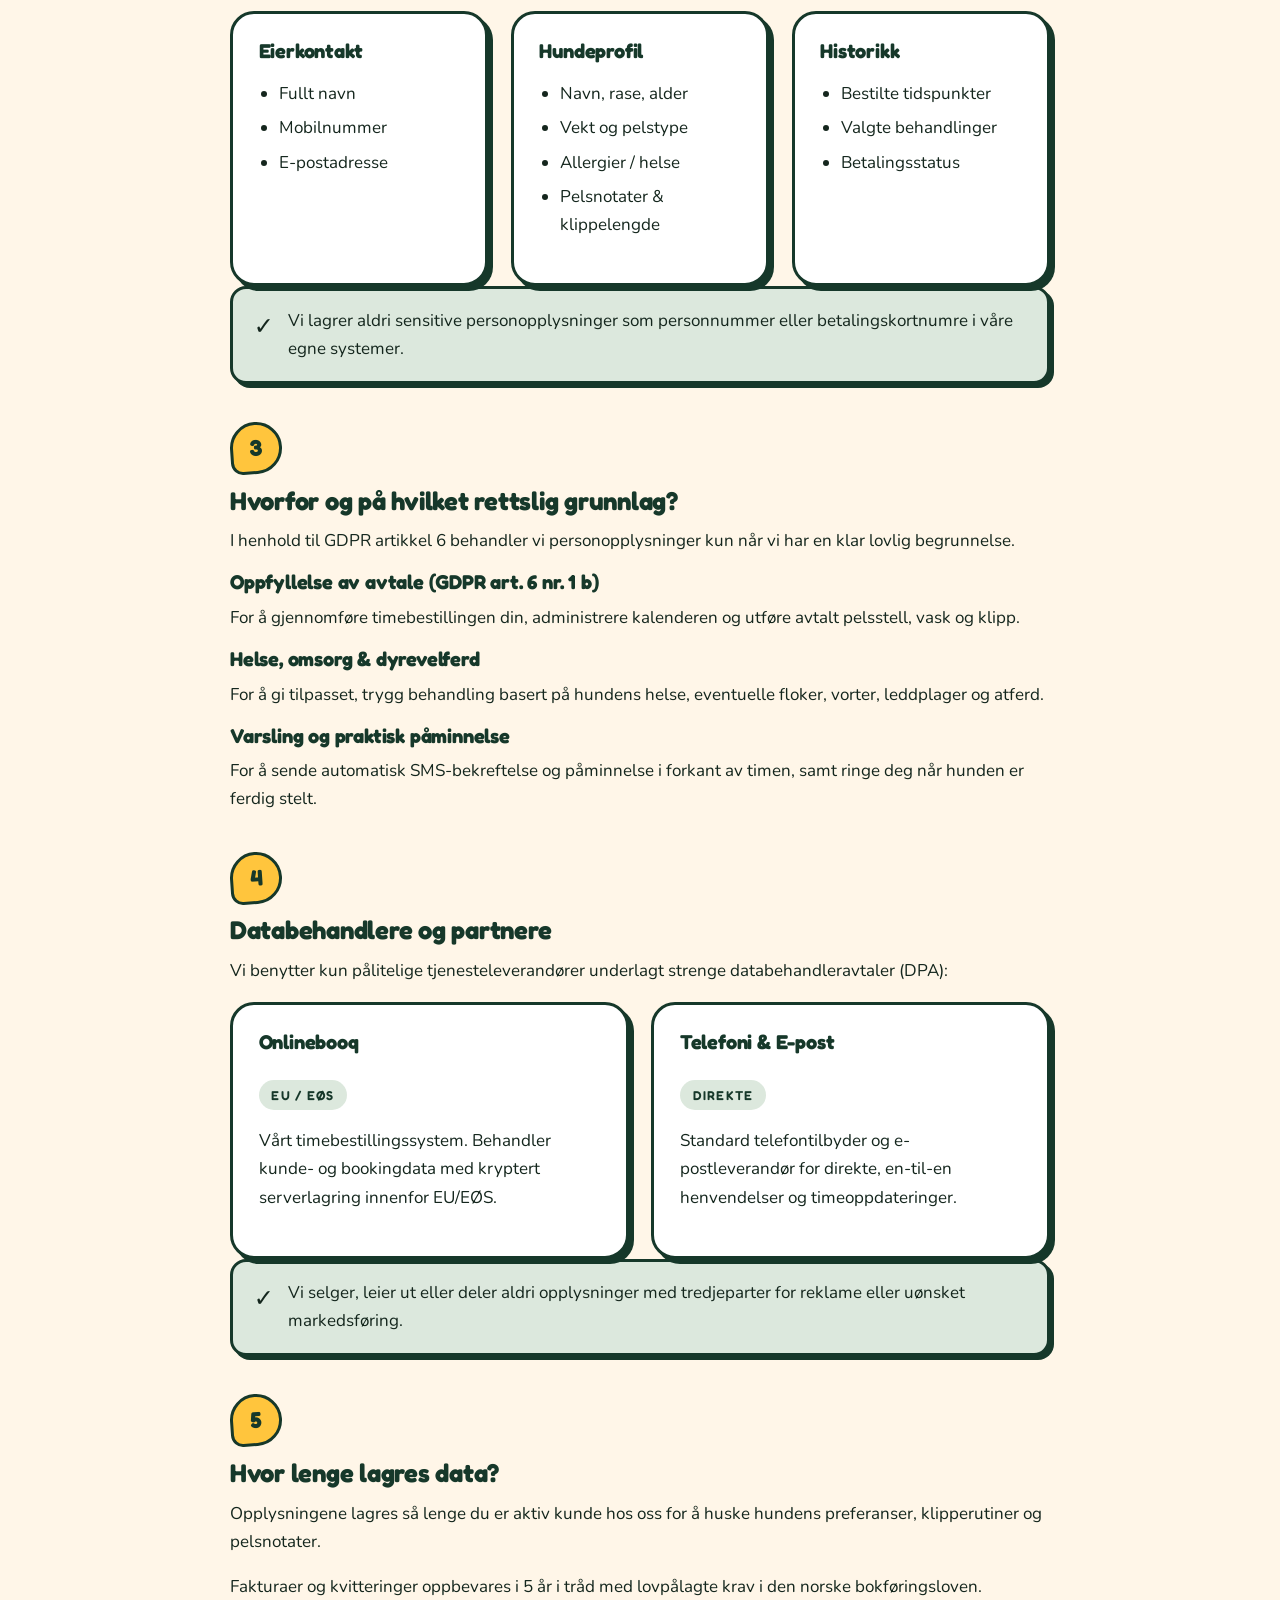
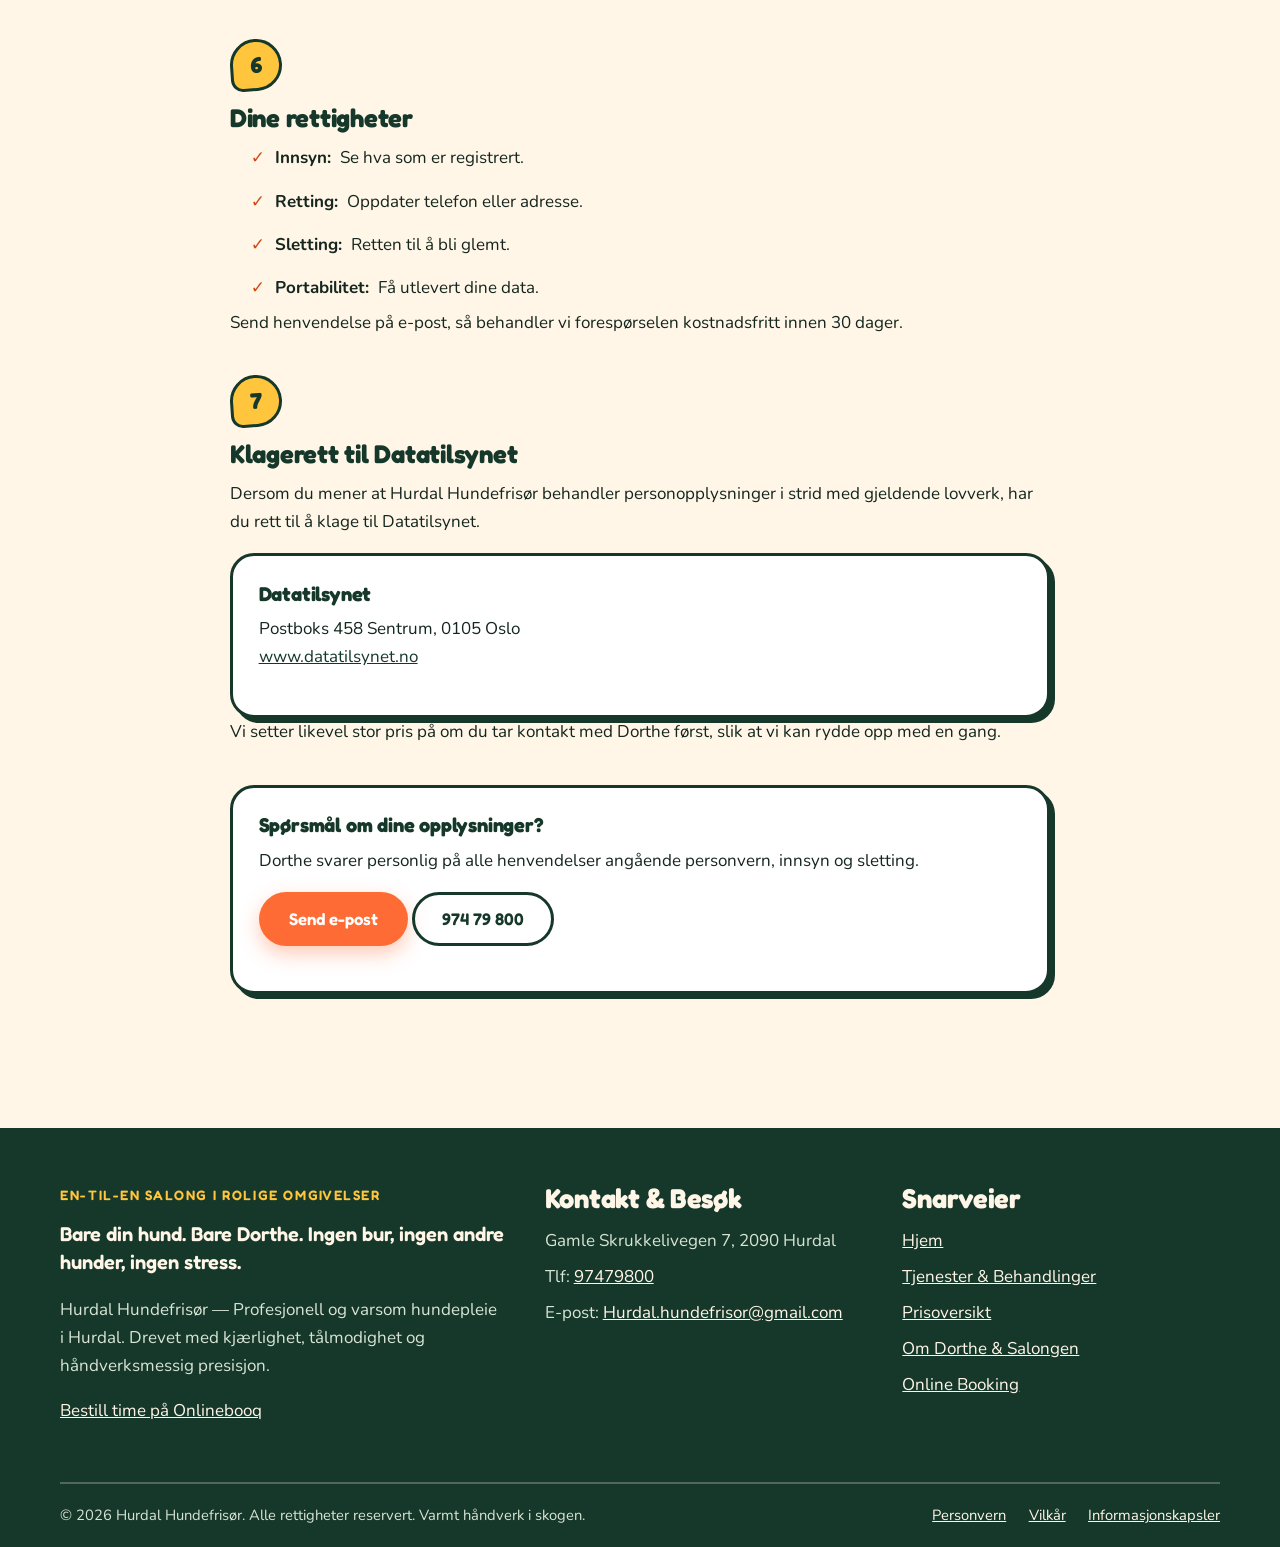
<file: personvern.html>
<!doctype html>
<html lang="no">
<head>
<meta charset="utf-8">
<meta name="viewport" content="width=device-width, initial-scale=1">
<title>Personvernerklæring | Hurdal Hundefrisør — hundefrisør i Hurdal</title>
<meta name="description" content="Personvernerklæring for Hurdal Hundefrisør: hvilke opplysninger vi samler inn ved timebestilling, hvorfor, hvem som behandler dem, og dine rettigheter etter GDPR.">
<link rel="icon" href="data:image/svg+xml,%3Csvg xmlns='http://www.w3.org/2000/svg' viewBox='0 0 100 100'%3E%3Ccircle cx='50' cy='50' r='48' fill='%2316382A'/%3E%3Ctext x='50' y='68' font-size='52' text-anchor='middle'%3E%F0%9F%90%BE%3C/text%3E%3C/svg%3E">
<link rel="stylesheet" href="style.css">
</head>
<body>
<a class="skip-link" href="#main">Hopp til hovedinnhold</a>

<header class="site-header">
  <div class="wrap header-inner">
    <a class="logo" href="index.html"><span class="logo-mark" aria-hidden="true">H</span><span><span data-biz>Hurdal Hundefrisør</span><small>Ro, omsorg &amp; personlig stell</small></span></a>
    <button class="nav-toggle" type="button" aria-expanded="false" aria-label="Åpne meny">☰</button>
    <nav class="site-nav" aria-label="Hovedmeny">
      <a class="nav-link" href="index.html">Hjem</a>
      <a class="nav-link" href="tjenester.html">Tjenester</a>
      <a class="nav-link" href="priser.html">Priser</a>
      <a class="nav-link" href="om-dorthe.html">Om Dorthe</a>
    </nav>
    <a class="btn btn-primary btn-sm header-cta" data-booking href="#">Bestill time</a>
  </div>
</header>

<main id="main">
  <section class="page-hero">
    <div class="wrap">
      <p class="eyebrow">GDPR &amp; norsk personvern</p>
      <h1>Personvernerklæring</h1>
      <p class="lead">Vi tar godt vare på opplysningene dine — akkurat som vi tar vare på hunden din i frisørstolen. Ærlig og åpen om hva vi samler inn, og hvorfor.</p>
      <p class="legal-meta">Sist oppdatert: Mars 2025</p>
      <p><span class="sticker">Ingen salg av data</span> <span class="sticker butter">Kun trygg oppfølging</span></p>
      <nav class="legal-tabs" aria-label="Juridiske dokumenter">
        <a href="vilkaar.html">Vilkår og betingelser</a>
        <a href="personvern.html" aria-current="page">Personvernerklæring</a>
        <a href="informasjonskapsler.html">Informasjonskapsler</a>
      </nav>
    </div>
  </section>

  <section class="section">
    <div class="wrap">
      <article class="legal-article">
        <section>
          <div class="card pine">
            <p class="eyebrow">Kort oppsummert</p>
            <h2>Trygghet for deg, trygghet for firbente</h2>
            <p>Vi samler kun inn informasjonen vi trenger for å behandle hunden din og administrere timebestillingene dine — ikke mer.</p>
          </div>
        </section>

        <section>
          <span class="article-num" aria-hidden="true">1</span>
          <h2>Behandlingsansvarlig</h2>
          <p><span data-biz>Hurdal Hundefrisør</span> er ansvarlig for håndteringen av dine personopplysninger ved timebestilling og stell i salongen.</p>
          <div class="card">
            <p><strong>Dorthe Maren Skjølås</strong><br>Daglig leder &amp; hundefrisør</p>
            <ul class="footer-list">
              <li>Gamle Skrukkelivegen 7, 2090 Hurdal</li>
              <li><a href="tel:97479800">974 79 800</a></li>
              <li><a href="mailto:Hurdal.hundefrisor@gmail.com">Hurdal.hundefrisor@gmail.com</a></li>
            </ul>
            <p><span class="tag">Hjemmesalong i Hurdal</span></p>
          </div>
        </section>

        <section>
          <span class="article-num" aria-hidden="true">2</span>
          <p class="eyebrow">Nødvendige data</p>
          <h2>Hvilke opplysninger samler vi inn?</h2>
          <p>For å sikre en rolig opplevelse og skånsomt resultat registrerer vi kun tre typer data:</p>
          <div class="grid-3">
            <div class="card">
              <h3>Eierkontakt</h3>
              <ul>
                <li>Fullt navn</li>
                <li>Mobilnummer</li>
                <li>E-postadresse</li>
              </ul>
            </div>
            <div class="card">
              <h3>Hundeprofil</h3>
              <ul>
                <li>Navn, rase, alder</li>
                <li>Vekt og pelstype</li>
                <li>Allergier / helse</li>
                <li>Pelsnotater &amp; klippelengde</li>
              </ul>
            </div>
            <div class="card">
              <h3>Historikk</h3>
              <ul>
                <li>Bestilte tidspunkter</li>
                <li>Valgte behandlinger</li>
                <li>Betalingsstatus</li>
              </ul>
            </div>
          </div>
          <div class="note-box">
            <span class="note-icon" aria-hidden="true">✓</span>
            <p>Vi lagrer aldri sensitive personopplysninger som personnummer eller betalingskortnumre i våre egne systemer.</p>
          </div>
        </section>

        <section>
          <span class="article-num" aria-hidden="true">3</span>
          <h2>Hvorfor og på hvilket rettslig grunnlag?</h2>
          <p>I henhold til GDPR artikkel 6 behandler vi personopplysninger kun når vi har en klar lovlig begrunnelse.</p>
          <h3>Oppfyllelse av avtale (GDPR art. 6 nr. 1 b)</h3>
          <p>For å gjennomføre timebestillingen din, administrere kalenderen og utføre avtalt pelsstell, vask og klipp.</p>
          <h3>Helse, omsorg &amp; dyrevelferd</h3>
          <p>For å gi tilpasset, trygg behandling basert på hundens helse, eventuelle floker, vorter, leddplager og atferd.</p>
          <h3>Varsling og praktisk påminnelse</h3>
          <p>For å sende automatisk SMS-bekreftelse og påminnelse i forkant av timen, samt ringe deg når hunden er ferdig stelt.</p>
        </section>

        <section>
          <span class="article-num" aria-hidden="true">4</span>
          <h2>Databehandlere og partnere</h2>
          <p>Vi benytter kun pålitelige tjenesteleverandører underlagt strenge databehandleravtaler (DPA):</p>
          <div class="grid-2">
            <div class="card">
              <h3>Onlinebooq</h3>
              <p><span class="tag">EU / EØS</span></p>
              <p>Vårt timebestillingssystem. Behandler kunde- og bookingdata med kryptert serverlagring innenfor EU/EØS.</p>
            </div>
            <div class="card">
              <h3>Telefoni &amp; E-post</h3>
              <p><span class="tag">Direkte</span></p>
              <p>Standard telefontilbyder og e-postleverandør for direkte, en-til-en henvendelser og timeoppdateringer.</p>
            </div>
          </div>
          <div class="note-box">
            <span class="note-icon" aria-hidden="true">✓</span>
            <p>Vi selger, leier ut eller deler aldri opplysninger med tredjeparter for reklame eller uønsket markedsføring.</p>
          </div>
        </section>

        <section>
          <span class="article-num" aria-hidden="true">5</span>
          <h2>Hvor lenge lagres data?</h2>
          <p>Opplysningene lagres så lenge du er aktiv kunde hos oss for å huske hundens preferanser, klipperutiner og pelsnotater.</p>
          <p>Fakturaer og kvitteringer oppbevares i 5 år i tråd med lovpålagte krav i den norske bokføringsloven.</p>
        </section>

        <section>
          <span class="article-num" aria-hidden="true">6</span>
          <h2>Dine rettigheter</h2>
          <ul class="check-list">
            <li><strong>Innsyn:</strong> Se hva som er registrert.</li>
            <li><strong>Retting:</strong> Oppdater telefon eller adresse.</li>
            <li><strong>Sletting:</strong> Retten til å bli glemt.</li>
            <li><strong>Portabilitet:</strong> Få utlevert dine data.</li>
          </ul>
          <p>Send henvendelse på e-post, så behandler vi forespørselen kostnadsfritt innen 30 dager.</p>
        </section>

        <section>
          <span class="article-num" aria-hidden="true">7</span>
          <h2>Klagerett til Datatilsynet</h2>
          <p>Dersom du mener at <span data-biz>Hurdal Hundefrisør</span> behandler personopplysninger i strid med gjeldende lovverk, har du rett til å klage til Datatilsynet.</p>
          <div class="card">
            <h3>Datatilsynet</h3>
            <p>Postboks 458 Sentrum, 0105 Oslo<br><a href="https://www.datatilsynet.no/">www.datatilsynet.no</a></p>
          </div>
          <p>Vi setter likevel stor pris på om du tar kontakt med Dorthe først, slik at vi kan rydde opp med en gang.</p>
        </section>

        <section>
          <div class="card">
            <h3>Spørsmål om dine opplysninger?</h3>
            <p>Dorthe svarer personlig på alle henvendelser angående personvern, innsyn og sletting.</p>
            <p><a class="btn btn-primary" href="mailto:Hurdal.hundefrisor@gmail.com">Send e-post</a> <a class="btn btn-ghost" href="tel:97479800">974 79 800</a></p>
          </div>
        </section>
      </article>
    </div>
  </section>
</main>

<footer class="site-footer">
  <div class="wrap">
    <div class="footer-grid">
      <div>
        <p class="footer-eyebrow">En-til-en salong i rolige omgivelser</p>
        <p class="footer-promise">Bare din hund. Bare Dorthe. Ingen bur, ingen andre hunder, ingen stress.</p>
        <p><span data-biz>Hurdal Hundefrisør</span> — Profesjonell og varsom hundepleie i Hurdal. Drevet med kjærlighet, tålmodighet og håndverksmessig presisjon.</p>
        <p><a data-booking href="#">Bestill time på Onlinebooq</a></p>
      </div>
      <div>
        <h3>Kontakt &amp; Besøk</h3>
        <ul class="footer-list">
          <li>Gamle Skrukkelivegen 7, 2090 Hurdal</li>
          <li>Tlf: <a href="tel:97479800">97479800</a></li>
          <li>E-post: <a href="mailto:Hurdal.hundefrisor@gmail.com">Hurdal.hundefrisor@gmail.com</a></li>
        </ul>
      </div>
      <div>
        <h3>Snarveier</h3>
        <ul class="footer-list">
          <li><a href="index.html">Hjem</a></li>
          <li><a href="tjenester.html">Tjenester &amp; Behandlinger</a></li>
          <li><a href="priser.html">Prisoversikt</a></li>
          <li><a href="om-dorthe.html">Om Dorthe &amp; Salongen</a></li>
          <li><a data-booking href="#">Online Booking</a></li>
        </ul>
      </div>
    </div>
    <div class="footer-bottom">
      <span>© <span data-year>2026</span> <span data-biz>Hurdal Hundefrisør</span>. Alle rettigheter reservert. Varmt håndverk i skogen.</span>
      <nav aria-label="Juridisk">
        <a href="personvern.html">Personvern</a>
        <a href="vilkaar.html">Vilkår</a>
        <a href="informasjonskapsler.html">Informasjonskapsler</a>
      </nav>
    </div>
  </div>
</footer>

<div class="cookie-banner" data-cookie-banner hidden>
  <p>Vi bruker kun nødvendige informasjonskapsler for at nettstedet og timebestillingen skal fungere. Les mer i <a href="informasjonskapsler.html">retningslinjene for informasjonskapsler</a>.</p>
  <div class="btn-row">
    <button class="btn btn-cream btn-sm" type="button" data-cookie-accept>Godta</button>
    <button class="btn btn-outline-cream btn-sm" type="button" data-cookie-settings>Innstillinger</button>
  </div>
</div>

<script src="app.js"></script>
</body>
</html>
</file>
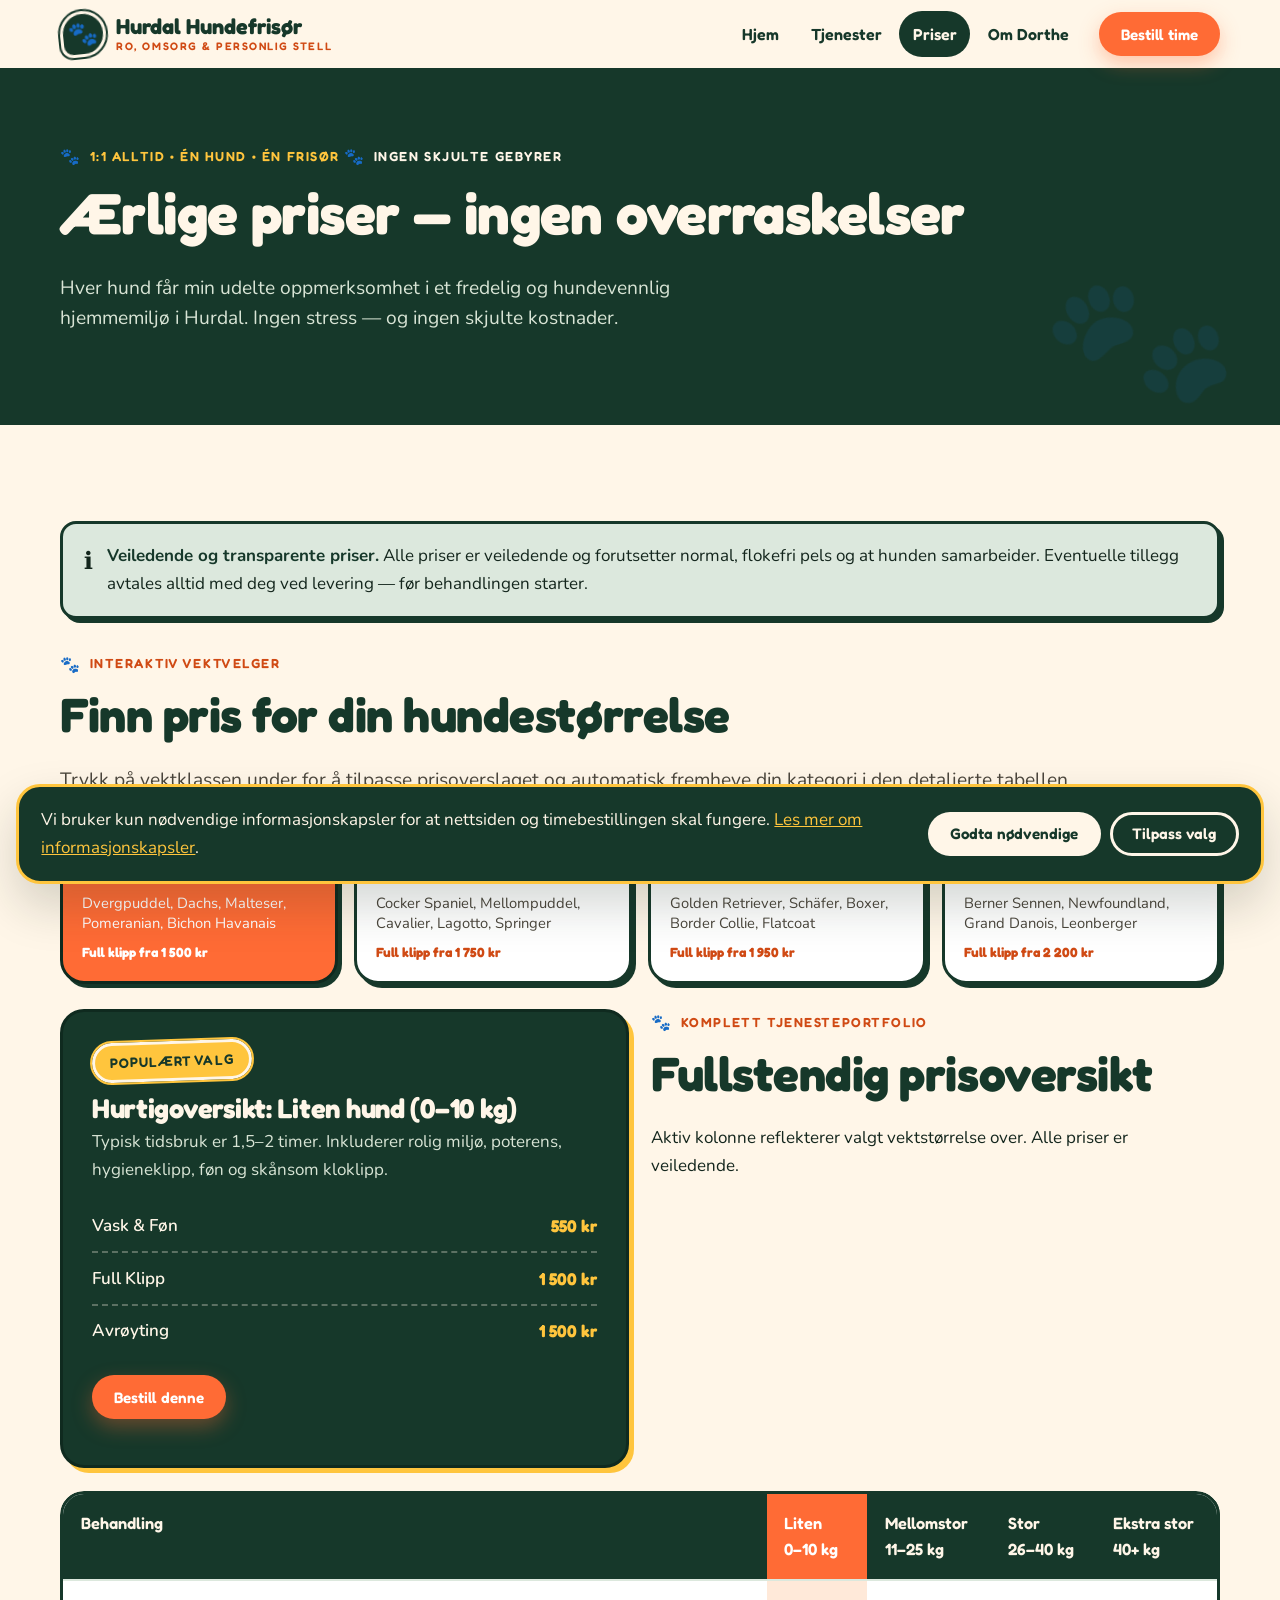
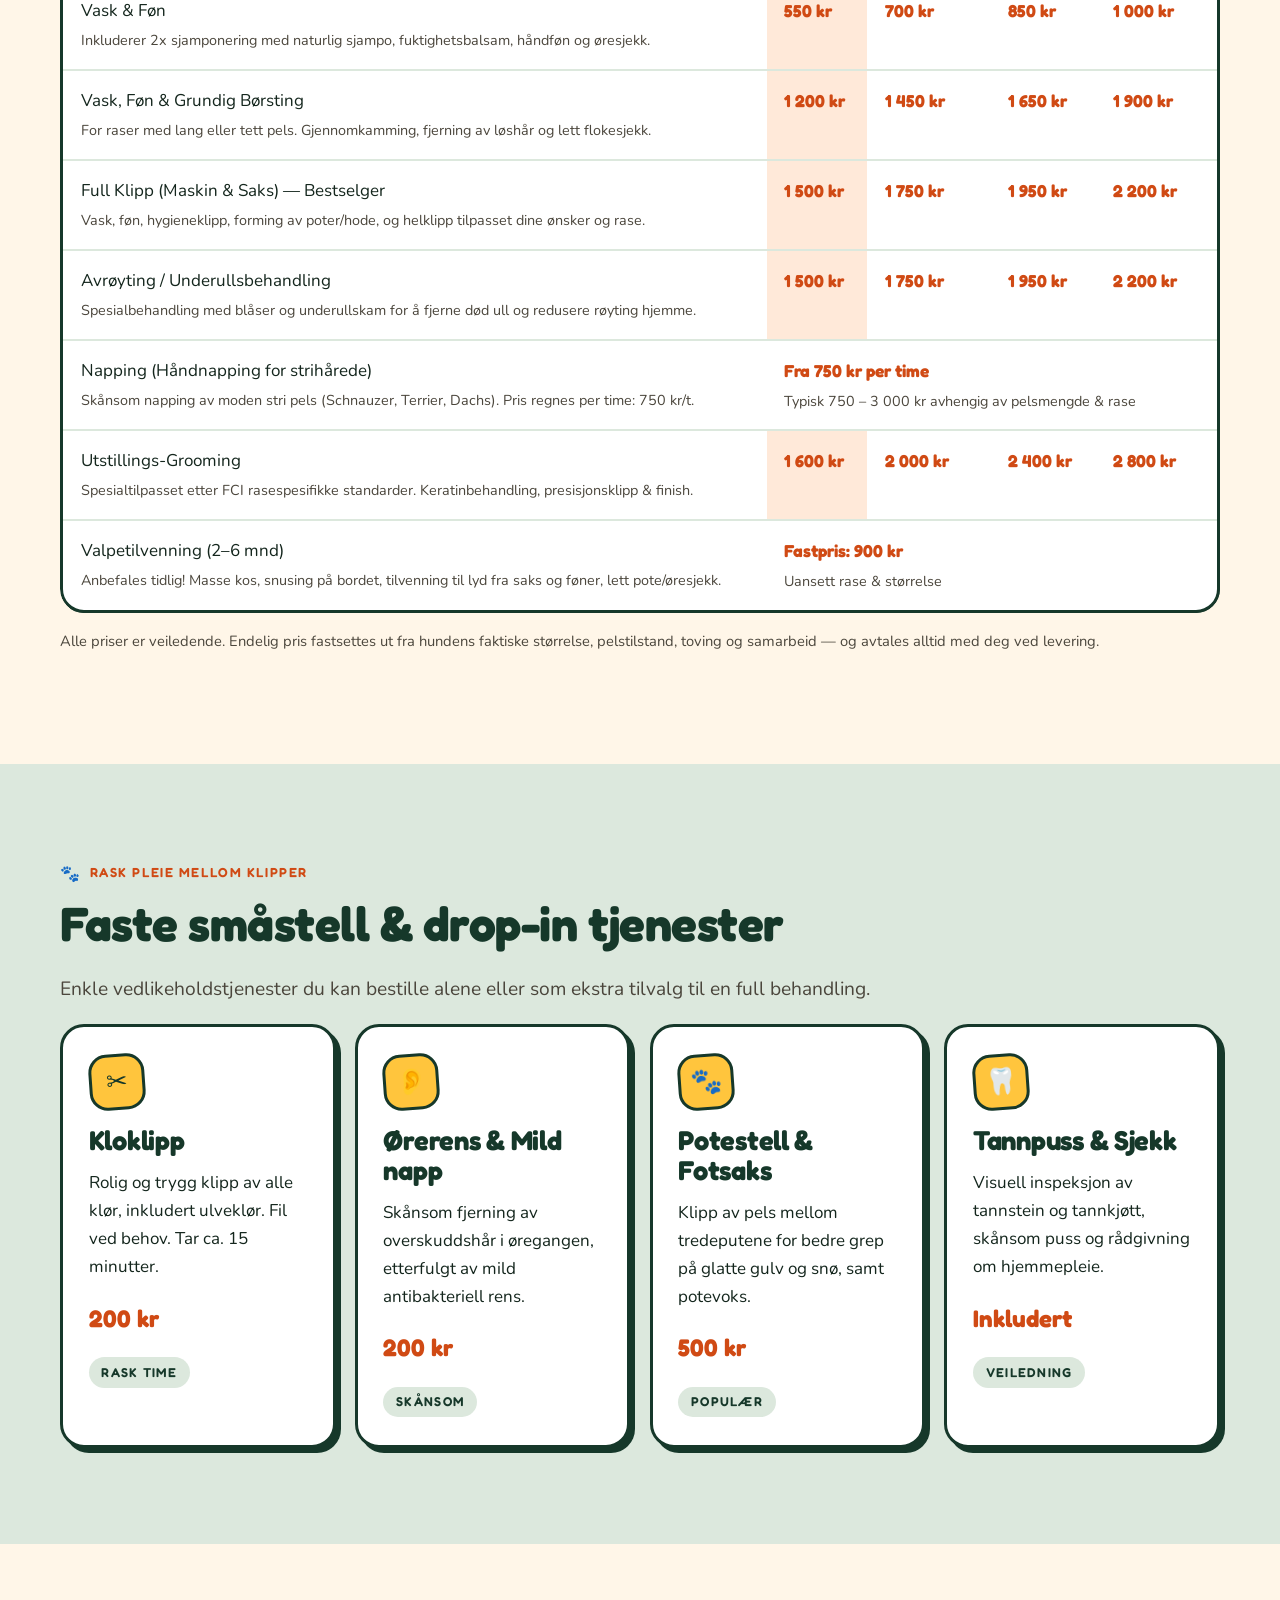
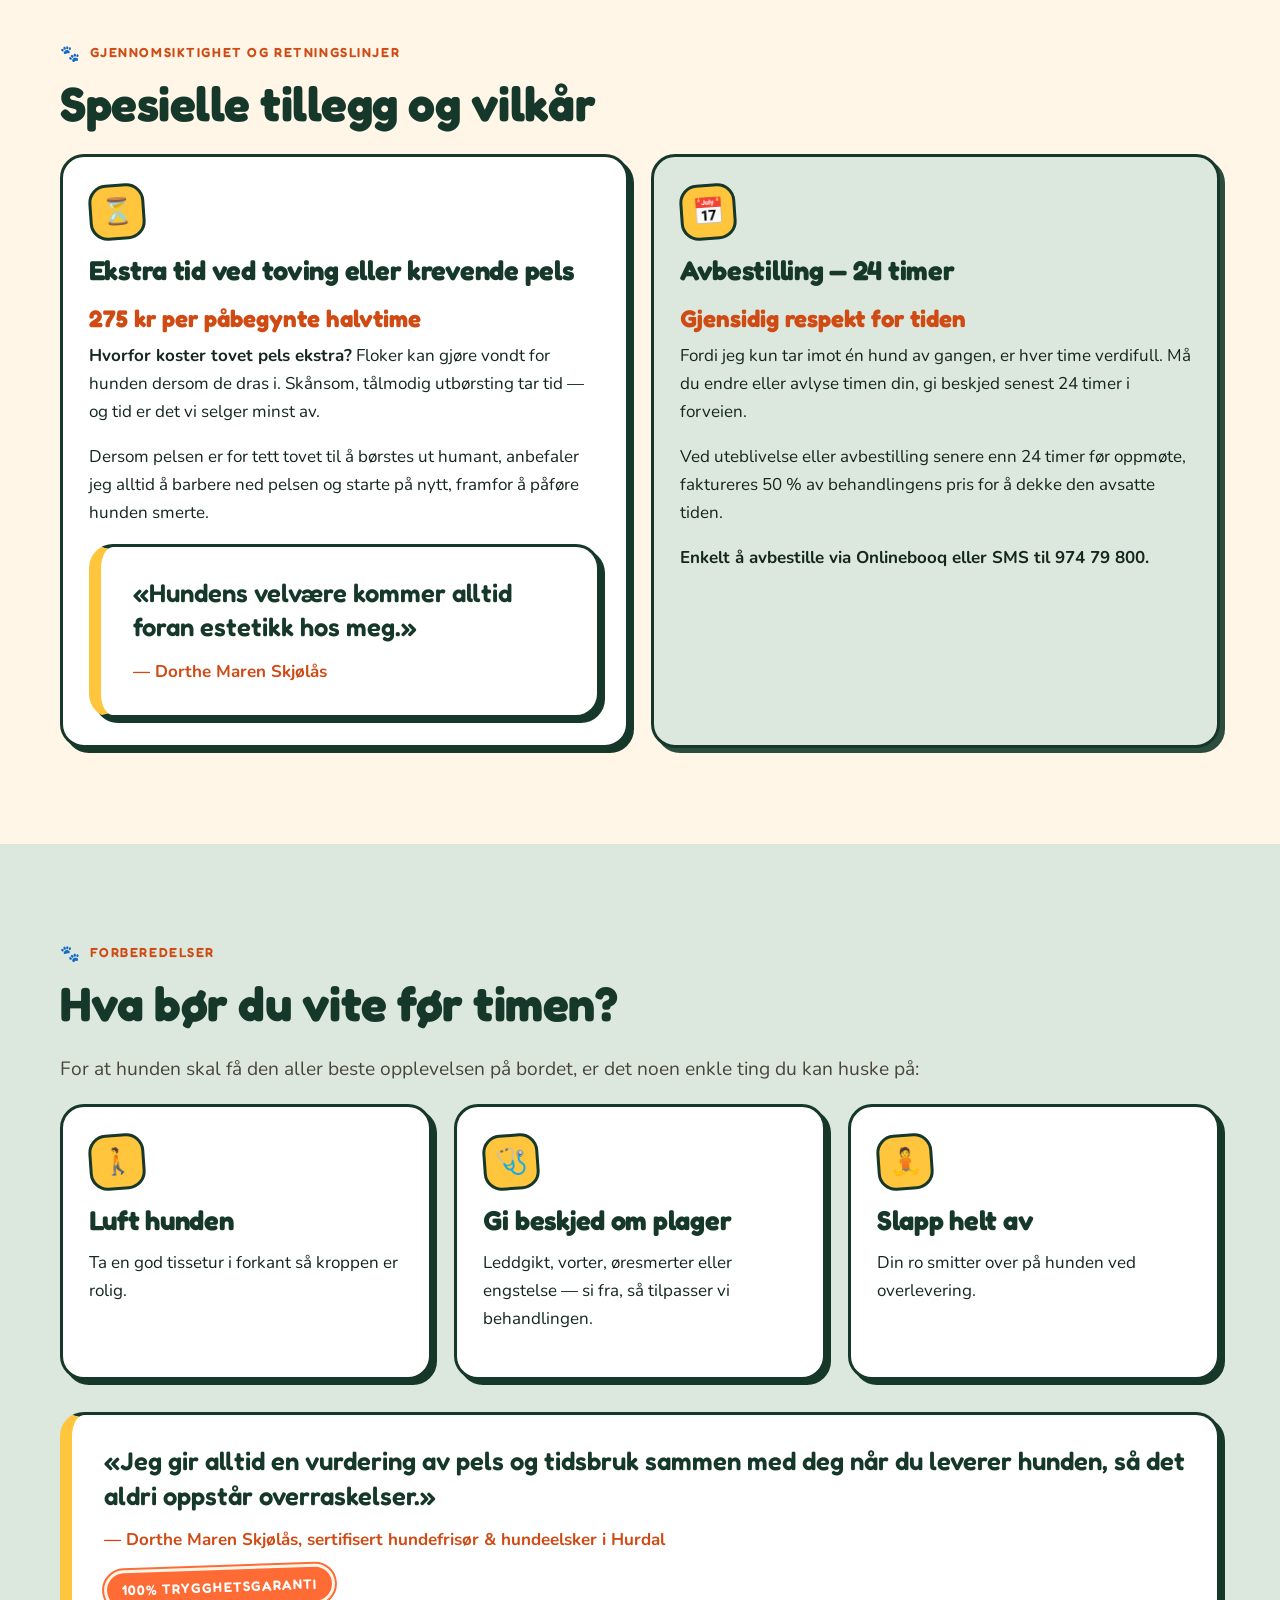
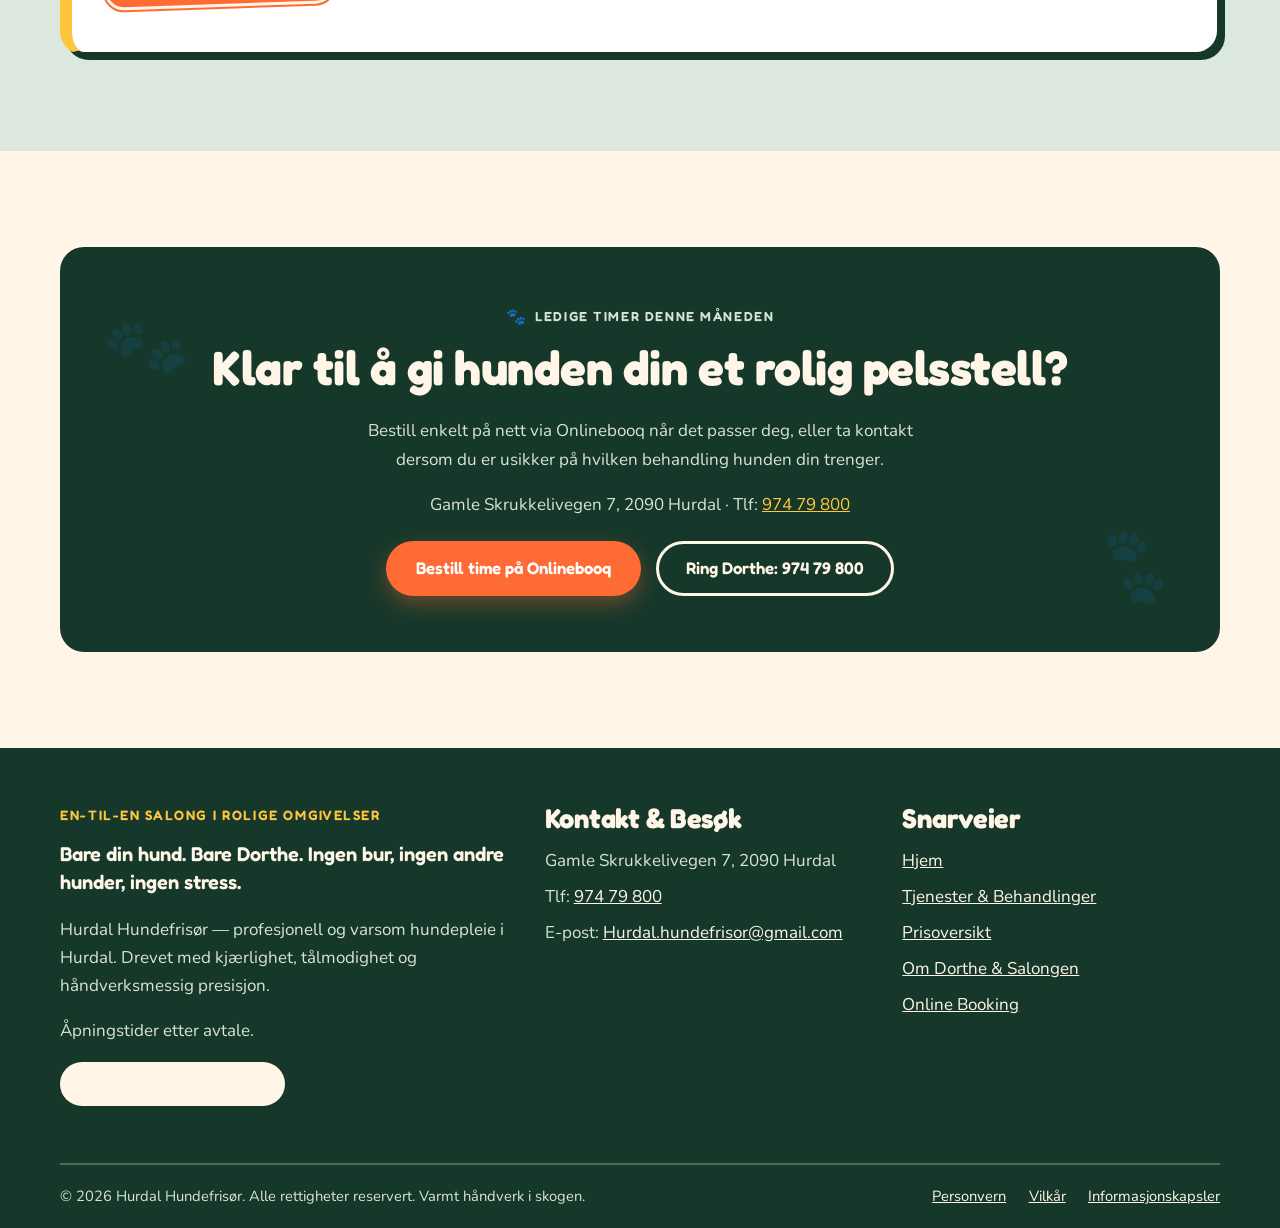
<file: priser.html>
<!DOCTYPE html>
<html lang="no">
<head>
<meta charset="utf-8">
<meta name="viewport" content="width=device-width, initial-scale=1">
<title>Priser — Hurdal Hundefrisør | Ærlige, veiledende priser etter vekt</title>
<meta name="description" content="Ærlige priser hos Hurdal Hundefrisør — ingen overraskelser. Vask & føn fra 550 kr, full klipp fra 1 500 kr, avrøyting fra 1 500 kr. Alle priser er veiledende og avhenger av hundens størrelse og pels.">
<link rel="icon" href="data:image/svg+xml,%3Csvg xmlns='http://www.w3.org/2000/svg' viewBox='0 0 100 100'%3E%3Ccircle cx='50' cy='50' r='48' fill='%2316382A'/%3E%3Ctext x='50' y='68' font-size='52' text-anchor='middle'%3E%F0%9F%90%BE%3C/text%3E%3C/svg%3E">
<link rel="stylesheet" href="style.css">
</head>
<body>
<a class="skip-link" href="#main">Hopp til innhold</a>

<header class="site-header">
  <div class="wrap header-inner">
    <a class="logo" href="index.html" aria-label="Hurdal Hundefrisør — til forsiden">
      <span class="logo-mark" aria-hidden="true">🐾</span>
      <span><span data-biz>Hurdal Hundefrisør</span><small>Ro, omsorg &amp; personlig stell</small></span>
    </a>
    <button class="nav-toggle" aria-expanded="false" aria-controls="main-nav" aria-label="Åpne meny">☰</button>
    <nav class="site-nav" id="main-nav" aria-label="Hovedmeny">
      <a class="nav-link" href="index.html">Hjem</a>
      <a class="nav-link" href="tjenester.html">Tjenester</a>
      <a class="nav-link" href="priser.html" aria-current="page">Priser</a>
      <a class="nav-link" href="om-dorthe.html">Om Dorthe</a>
    </nav>
    <a class="btn btn-primary btn-sm header-cta" data-booking href="#">Bestill time</a>
  </div>
</header>

<main id="main">
  <section class="page-hero" aria-labelledby="page-h1">
    <div class="wrap">
      <p class="eyebrow">1:1 Alltid • Én hund • Én frisør</p>
      <p class="eyebrow" style="color:var(--cream)">Ingen skjulte gebyrer</p>
      <h1 id="page-h1">Ærlige priser — ingen overraskelser</h1>
      <p class="lead">Hver hund får min udelte oppmerksomhet i et fredelig og hundevennlig hjemmemiljø i Hurdal. Ingen stress — og ingen skjulte kostnader.</p>
    </div>
  </section>

  <section class="section" aria-labelledby="picker-h2">
    <div class="wrap">
      <div class="note-box" style="margin-bottom:2rem">
        <span class="note-icon" aria-hidden="true">ℹ️</span>
        <p><strong>Veiledende og transparente priser.</strong> Alle priser er veiledende og forutsetter normal, flokefri pels og at hunden samarbeider. Eventuelle tillegg avtales alltid med deg ved levering — før behandlingen starter.</p>
      </div>

      <p class="eyebrow">Interaktiv vektvelger</p>
      <h2 id="picker-h2">Finn pris for din hundestørrelse</h2>
      <p class="lead">Trykk på vektklassen under for å tilpasse prisoverslaget og automatisk fremheve din kategori i den detaljerte tabellen.</p>

      <div class="weight-picker" data-weight-picker role="group" aria-label="Velg hundens vektklasse">
        <button type="button" class="weight-btn" data-weight="liten" aria-pressed="true">
          <span class="w-range">0–10 kg</span>
          <h3>Liten hund</h3>
          <p>Dvergpuddel, Dachs, Malteser, Pomeranian, Bichon Havanais</p>
          <span class="w-price">Full klipp fra 1 500 kr</span>
        </button>
        <button type="button" class="weight-btn" data-weight="mellom" aria-pressed="false">
          <span class="w-range">11–25 kg</span>
          <h3>Mellomstor hund</h3>
          <p>Cocker Spaniel, Mellompuddel, Cavalier, Lagotto, Springer</p>
          <span class="w-price">Full klipp fra 1 750 kr</span>
        </button>
        <button type="button" class="weight-btn" data-weight="stor" aria-pressed="false">
          <span class="w-range">26–40 kg</span>
          <h3>Stor hund</h3>
          <p>Golden Retriever, Schäfer, Boxer, Border Collie, Flatcoat</p>
          <span class="w-price">Full klipp fra 1 950 kr</span>
        </button>
        <button type="button" class="weight-btn" data-weight="ekstra" aria-pressed="false">
          <span class="w-range">40+ kg</span>
          <h3>Ekstra stor hund</h3>
          <p>Berner Sennen, Newfoundland, Grand Danois, Leonberger</p>
          <span class="w-price">Full klipp fra 2 200 kr</span>
        </button>
      </div>

      <div class="grid-2" style="margin-top:1.6rem; align-items:start">
        <div class="quickview" data-quickview>
          <span class="sticker butter">Populært valg</span>
          <h3 data-quick-title style="margin-top:0.8rem">Hurtigoversikt: Liten hund (0–10 kg)</h3>
          <p data-quick-time>Typisk tidsbruk er 1,5–2 timer. Inkluderer rolig miljø, poterens, hygieneklipp, føn og skånsom kloklipp.</p>
          <div data-quick-rows>
            <div class="quick-row"><span>Vask &amp; Føn</span><strong>550 kr</strong></div>
            <div class="quick-row"><span>Full Klipp</span><strong>1 500 kr</strong></div>
            <div class="quick-row"><span>Avrøyting</span><strong>1 500 kr</strong></div>
          </div>
          <p style="margin-top:1.2rem"><a class="btn btn-primary btn-sm" data-booking href="#">Bestill denne</a></p>
        </div>
        <div>
          <p class="eyebrow">Komplett tjenesteportfolio</p>
          <h2>Fullstendig prisoversikt</h2>
          <p>Aktiv kolonne reflekterer valgt vektstørrelse over. Alle priser er veiledende.</p>
        </div>
      </div>

      <div class="table-scroll" style="margin-top:1.4rem">
        <table class="price-table" data-price-table>
          <thead>
            <tr>
              <th scope="col">Behandling</th>
              <th scope="col" data-col="1">Liten<br>0–10 kg</th>
              <th scope="col" data-col="2">Mellomstor<br>11–25 kg</th>
              <th scope="col" data-col="3">Stor<br>26–40 kg</th>
              <th scope="col" data-col="4">Ekstra stor<br>40+ kg</th>
            </tr>
          </thead>
          <tbody>
            <tr>
              <td>Vask &amp; Føn<span class="sub">Inkluderer 2x sjamponering med naturlig sjampo, fuktighetsbalsam, håndføn og øresjekk.</span></td>
              <td data-col="1"><strong>550 kr</strong></td>
              <td data-col="2"><strong>700 kr</strong></td>
              <td data-col="3"><strong>850 kr</strong></td>
              <td data-col="4"><strong>1 000 kr</strong></td>
            </tr>
            <tr>
              <td>Vask, Føn &amp; Grundig Børsting<span class="sub">For raser med lang eller tett pels. Gjennomkamming, fjerning av løshår og lett flokesjekk.</span></td>
              <td data-col="1"><strong>1 200 kr</strong></td>
              <td data-col="2"><strong>1 450 kr</strong></td>
              <td data-col="3"><strong>1 650 kr</strong></td>
              <td data-col="4"><strong>1 900 kr</strong></td>
            </tr>
            <tr>
              <td>Full Klipp (Maskin &amp; Saks) — Bestselger<span class="sub">Vask, føn, hygieneklipp, forming av poter/hode, og helklipp tilpasset dine ønsker og rase.</span></td>
              <td data-col="1"><strong>1 500 kr</strong></td>
              <td data-col="2"><strong>1 750 kr</strong></td>
              <td data-col="3"><strong>1 950 kr</strong></td>
              <td data-col="4"><strong>2 200 kr</strong></td>
            </tr>
            <tr>
              <td>Avrøyting / Underullsbehandling<span class="sub">Spesialbehandling med blåser og underullskam for å fjerne død ull og redusere røyting hjemme.</span></td>
              <td data-col="1"><strong>1 500 kr</strong></td>
              <td data-col="2"><strong>1 750 kr</strong></td>
              <td data-col="3"><strong>1 950 kr</strong></td>
              <td data-col="4"><strong>2 200 kr</strong></td>
            </tr>
            <tr>
              <td>Napping (Håndnapping for strihårede)<span class="sub">Skånsom napping av moden stri pels (Schnauzer, Terrier, Dachs). Pris regnes per time: 750 kr/t.</span></td>
              <td colspan="4"><strong>Fra 750 kr per time</strong><span class="sub">Typisk 750 – 3 000 kr avhengig av pelsmengde &amp; rase</span></td>
            </tr>
            <tr>
              <td>Utstillings-Grooming<span class="sub">Spesialtilpasset etter FCI rasespesifikke standarder. Keratinbehandling, presisjonsklipp &amp; finish.</span></td>
              <td data-col="1"><strong>1 600 kr</strong></td>
              <td data-col="2"><strong>2 000 kr</strong></td>
              <td data-col="3"><strong>2 400 kr</strong></td>
              <td data-col="4"><strong>2 800 kr</strong></td>
            </tr>
            <tr>
              <td>Valpetilvenning (2–6 mnd)<span class="sub">Anbefales tidlig! Masse kos, snusing på bordet, tilvenning til lyd fra saks og føner, lett pote/øresjekk.</span></td>
              <td colspan="4"><strong>Fastpris: 900 kr</strong><span class="sub">Uansett rase &amp; størrelse</span></td>
            </tr>
          </tbody>
        </table>
      </div>
      <p class="disclaimer" style="margin-top:1rem">Alle priser er veiledende. Endelig pris fastsettes ut fra hundens faktiske størrelse, pelstilstand, toving og samarbeid — og avtales alltid med deg ved levering.</p>
    </div>
  </section>

  <!-- SMÅSTELL -->
  <section class="section on-sage" aria-labelledby="addons-h2">
    <div class="wrap">
      <p class="eyebrow">Rask pleie mellom klipper</p>
      <h2 id="addons-h2">Faste småstell &amp; drop-in tjenester</h2>
      <p class="lead">Enkle vedlikeholdstjenester du kan bestille alene eller som ekstra tilvalg til en full behandling.</p>
      <div class="grid-4">
        <article class="card">
          <div class="icon-badge" aria-hidden="true">✂️</div>
          <h3>Kloklipp</h3>
          <p>Rolig og trygg klipp av alle klør, inkludert ulveklør. Fil ved behov. Tar ca. 15 minutter.</p>
          <p class="price">200 kr</p>
          <span class="tag">Rask time</span>
        </article>
        <article class="card">
          <div class="icon-badge" aria-hidden="true">👂</div>
          <h3>Ørerens &amp; Mild napp</h3>
          <p>Skånsom fjerning av overskuddshår i øregangen, etterfulgt av mild antibakteriell rens.</p>
          <p class="price">200 kr</p>
          <span class="tag">Skånsom</span>
        </article>
        <article class="card">
          <div class="icon-badge" aria-hidden="true">🐾</div>
          <h3>Potestell &amp; Fotsaks</h3>
          <p>Klipp av pels mellom tredeputene for bedre grep på glatte gulv og snø, samt potevoks.</p>
          <p class="price">500 kr</p>
          <span class="tag">Populær</span>
        </article>
        <article class="card">
          <div class="icon-badge" aria-hidden="true">🦷</div>
          <h3>Tannpuss &amp; Sjekk</h3>
          <p>Visuell inspeksjon av tannstein og tannkjøtt, skånsom puss og rådgivning om hjemmepleie.</p>
          <p class="price">Inkludert</p>
          <span class="tag">Veiledning</span>
        </article>
      </div>
    </div>
  </section>

  <!-- TILLEGG & VILKÅR -->
  <section class="section" aria-labelledby="terms-h2">
    <div class="wrap">
      <p class="eyebrow">Gjennomsiktighet og retningslinjer</p>
      <h2 id="terms-h2">Spesielle tillegg og vilkår</h2>
      <div class="grid-2">
        <article class="card">
          <div class="icon-badge" aria-hidden="true">⏳</div>
          <h3>Ekstra tid ved toving eller krevende pels</h3>
          <p class="price">275 kr per påbegynte halvtime</p>
          <p><strong>Hvorfor koster tovet pels ekstra?</strong> Floker kan gjøre vondt for hunden dersom de dras i. Skånsom, tålmodig utbørsting tar tid — og tid er det vi selger minst av.</p>
          <p>Dersom pelsen er for tett tovet til å børstes ut humant, anbefaler jeg alltid å barbere ned pelsen og starte på nytt, framfor å påføre hunden smerte.</p>
          <div class="quote-block" style="margin-top:1rem">
            <blockquote>«Hundens velvære kommer alltid foran estetikk hos meg.»</blockquote>
            <cite>— Dorthe Maren Skjølås</cite>
          </div>
        </article>
        <article class="card sage">
          <div class="icon-badge" aria-hidden="true">📅</div>
          <h3>Avbestilling — 24 timer</h3>
          <p class="price">Gjensidig respekt for tiden</p>
          <p>Fordi jeg kun tar imot én hund av gangen, er hver time verdifull. Må du endre eller avlyse timen din, gi beskjed senest 24 timer i forveien.</p>
          <p>Ved uteblivelse eller avbestilling senere enn 24 timer før oppmøte, faktureres 50 % av behandlingens pris for å dekke den avsatte tiden.</p>
          <p><strong>Enkelt å avbestille via Onlinebooq eller SMS til 974 79 800.</strong></p>
        </article>
      </div>
    </div>
  </section>

  <!-- FORBEREDELSER -->
  <section class="section on-sage" aria-labelledby="prep-h2">
    <div class="wrap">
      <p class="eyebrow">Forberedelser</p>
      <h2 id="prep-h2">Hva bør du vite før timen?</h2>
      <p class="lead">For at hunden skal få den aller beste opplevelsen på bordet, er det noen enkle ting du kan huske på:</p>
      <div class="grid-3">
        <article class="card">
          <div class="icon-badge" aria-hidden="true">🚶</div>
          <h3>Luft hunden</h3>
          <p>Ta en god tissetur i forkant så kroppen er rolig.</p>
        </article>
        <article class="card">
          <div class="icon-badge" aria-hidden="true">🩺</div>
          <h3>Gi beskjed om plager</h3>
          <p>Leddgikt, vorter, øresmerter eller engstelse — si fra, så tilpasser vi behandlingen.</p>
        </article>
        <article class="card">
          <div class="icon-badge" aria-hidden="true">🧘</div>
          <h3>Slapp helt av</h3>
          <p>Din ro smitter over på hunden ved overlevering.</p>
        </article>
      </div>
      <div class="quote-block" style="margin-top:2rem">
        <blockquote>«Jeg gir alltid en vurdering av pels og tidsbruk sammen med deg når du leverer hunden, så det aldri oppstår overraskelser.»</blockquote>
        <cite>— Dorthe Maren Skjølås, sertifisert hundefrisør &amp; hundeelsker i Hurdal</cite>
        <p style="margin-top:0.8rem"><span class="sticker">100% Trygghetsgaranti</span></p>
      </div>
    </div>
  </section>

  <!-- FINAL CTA -->
  <section class="section" aria-labelledby="cta-h2">
    <div class="wrap">
      <div class="cta-band">
        <p class="eyebrow">Ledige timer denne måneden</p>
        <h2 id="cta-h2">Klar til å gi hunden din et rolig pelsstell?</h2>
        <p>Bestill enkelt på nett via Onlinebooq når det passer deg, eller ta kontakt dersom du er usikker på hvilken behandling hunden din trenger.</p>
        <p>Gamle Skrukkelivegen 7, 2090 Hurdal · Tlf: <a href="tel:97479800" style="color:var(--butter)">974 79 800</a></p>
        <div class="btn-row">
          <a class="btn btn-primary" data-booking href="#">Bestill time på Onlinebooq</a>
          <a class="btn btn-outline-cream" href="tel:97479800">Ring Dorthe: 974 79 800</a>
        </div>
      </div>
    </div>
  </section>
</main>

<footer class="site-footer">
  <div class="wrap">
    <div class="footer-grid">
      <div>
        <p class="footer-eyebrow">En-til-en salong i rolige omgivelser</p>
        <p class="footer-promise">Bare din hund. Bare Dorthe. Ingen bur, ingen andre hunder, ingen stress.</p>
        <p><span data-biz>Hurdal Hundefrisør</span> — profesjonell og varsom hundepleie i Hurdal. Drevet med kjærlighet, tålmodighet og håndverksmessig presisjon.</p>
        <p>Åpningstider etter avtale.</p>
        <p><a class="btn btn-cream btn-sm" data-booking href="#">Bestill time på Onlinebooq</a></p>
      </div>
      <div>
        <h3>Kontakt &amp; Besøk</h3>
        <ul class="footer-list">
          <li>Gamle Skrukkelivegen 7, 2090 Hurdal</li>
          <li>Tlf: <a href="tel:97479800">974 79 800</a></li>
          <li>E-post: <a href="mailto:Hurdal.hundefrisor@gmail.com">Hurdal.hundefrisor@gmail.com</a></li>
        </ul>
      </div>
      <div>
        <h3>Snarveier</h3>
        <ul class="footer-list">
          <li><a href="index.html">Hjem</a></li>
          <li><a href="tjenester.html">Tjenester &amp; Behandlinger</a></li>
          <li><a href="priser.html">Prisoversikt</a></li>
          <li><a href="om-dorthe.html">Om Dorthe &amp; Salongen</a></li>
          <li><a data-booking href="#">Online Booking</a></li>
        </ul>
      </div>
    </div>
    <div class="footer-bottom">
      <span>© <span data-year>2026</span> <span data-biz>Hurdal Hundefrisør</span>. Alle rettigheter reservert. Varmt håndverk i skogen.</span>
      <nav aria-label="Juridisk">
        <a href="personvern.html">Personvern</a>
        <a href="vilkaar.html">Vilkår</a>
        <a href="informasjonskapsler.html">Informasjonskapsler</a>
      </nav>
    </div>
  </div>
</footer>

<div class="cookie-banner" data-cookie-banner hidden>
  <p>Vi bruker kun nødvendige informasjonskapsler for at nettsiden og timebestillingen skal fungere. <a href="informasjonskapsler.html" style="color:var(--butter)">Les mer om informasjonskapsler</a>.</p>
  <div class="btn-row">
    <button class="btn btn-cream btn-sm" data-cookie-accept type="button">Godta nødvendige</button>
    <button class="btn btn-outline-cream btn-sm" data-cookie-settings type="button">Tilpass valg</button>
  </div>
</div>

<script src="app.js"></script>
</body>
</html>
</file>
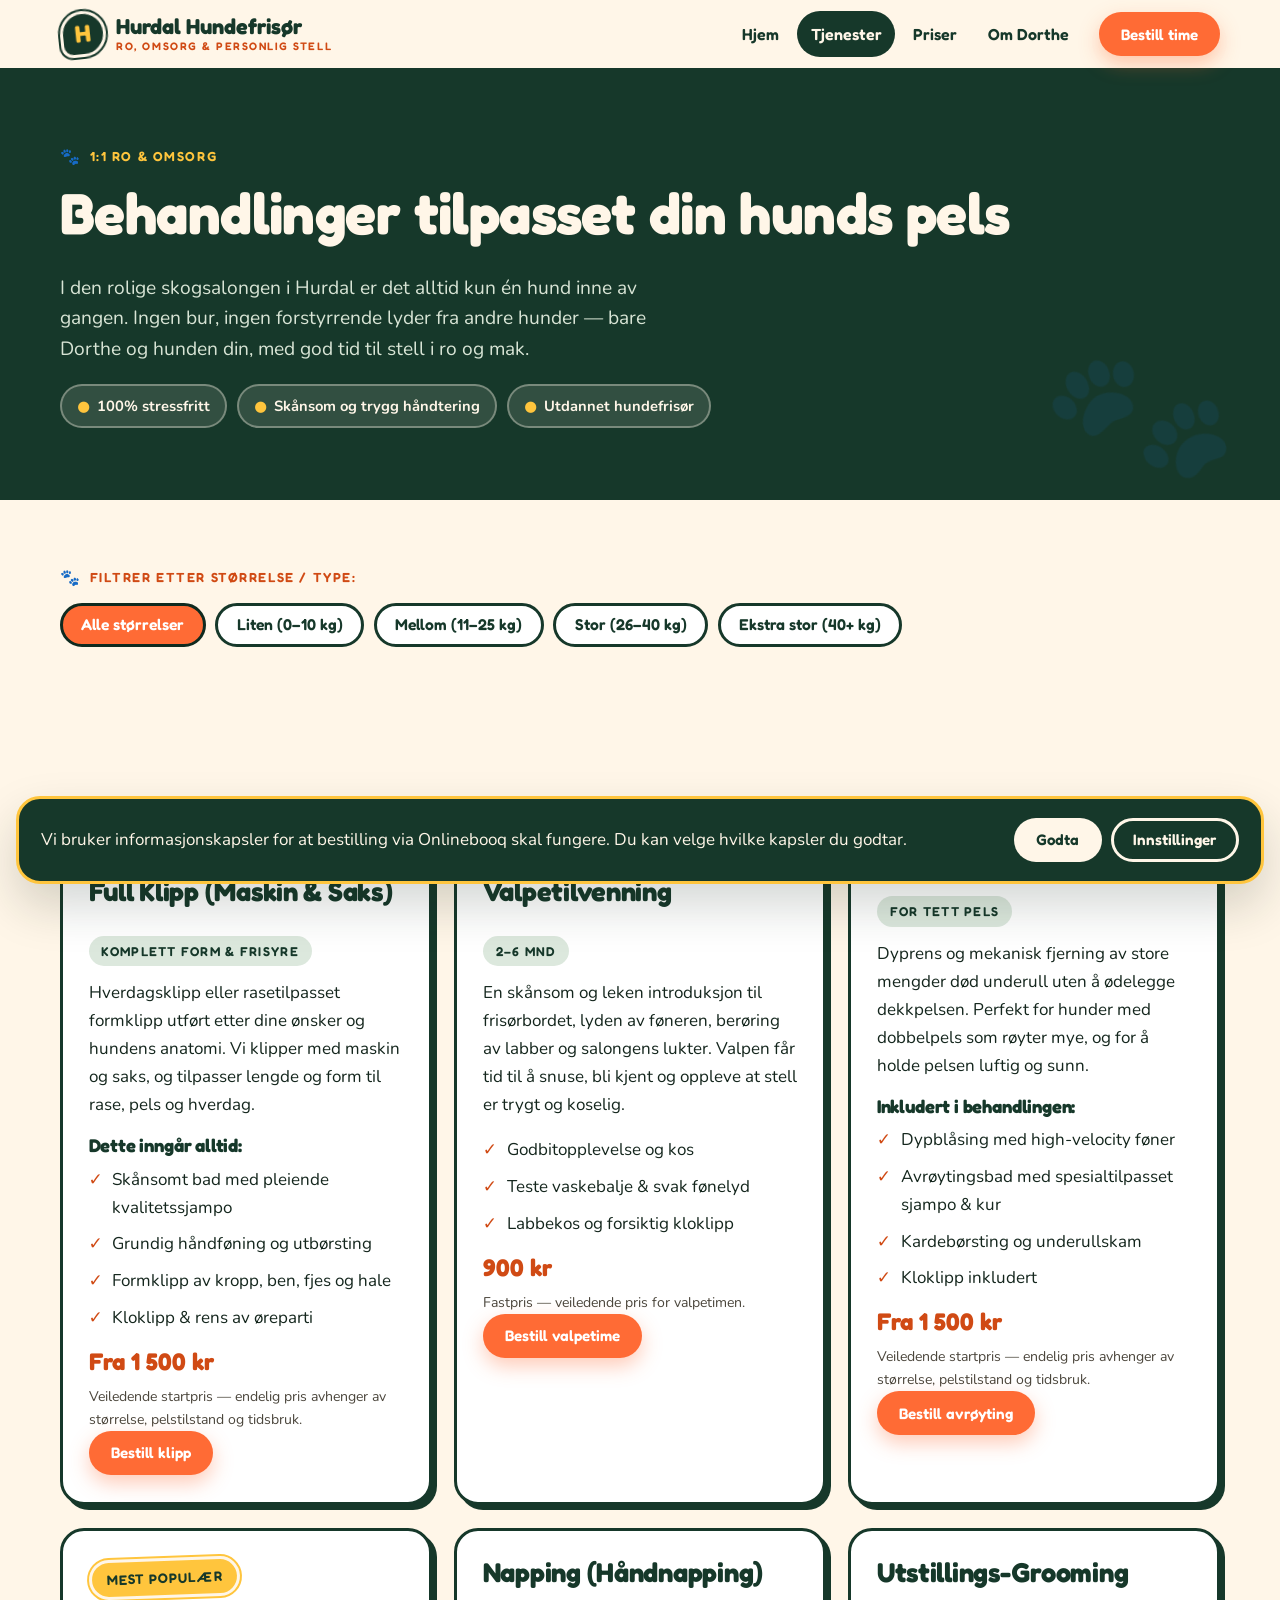
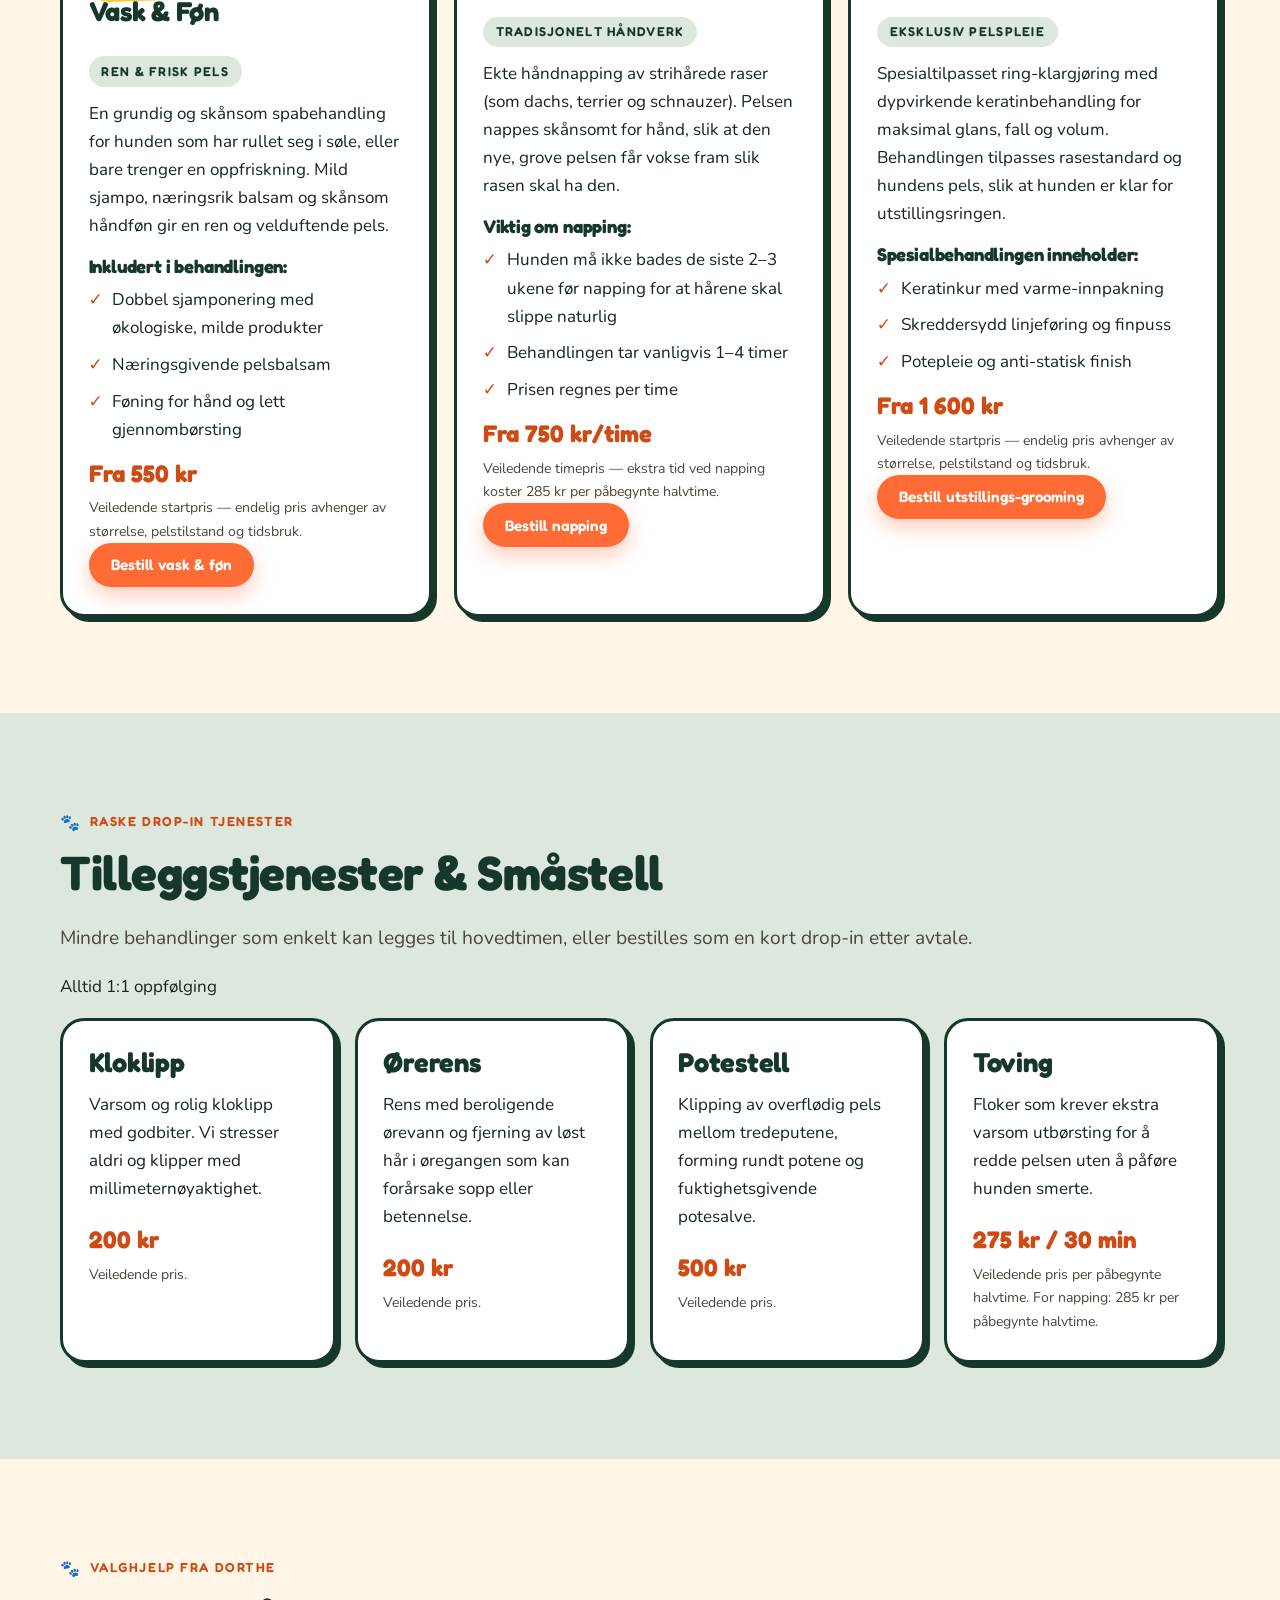
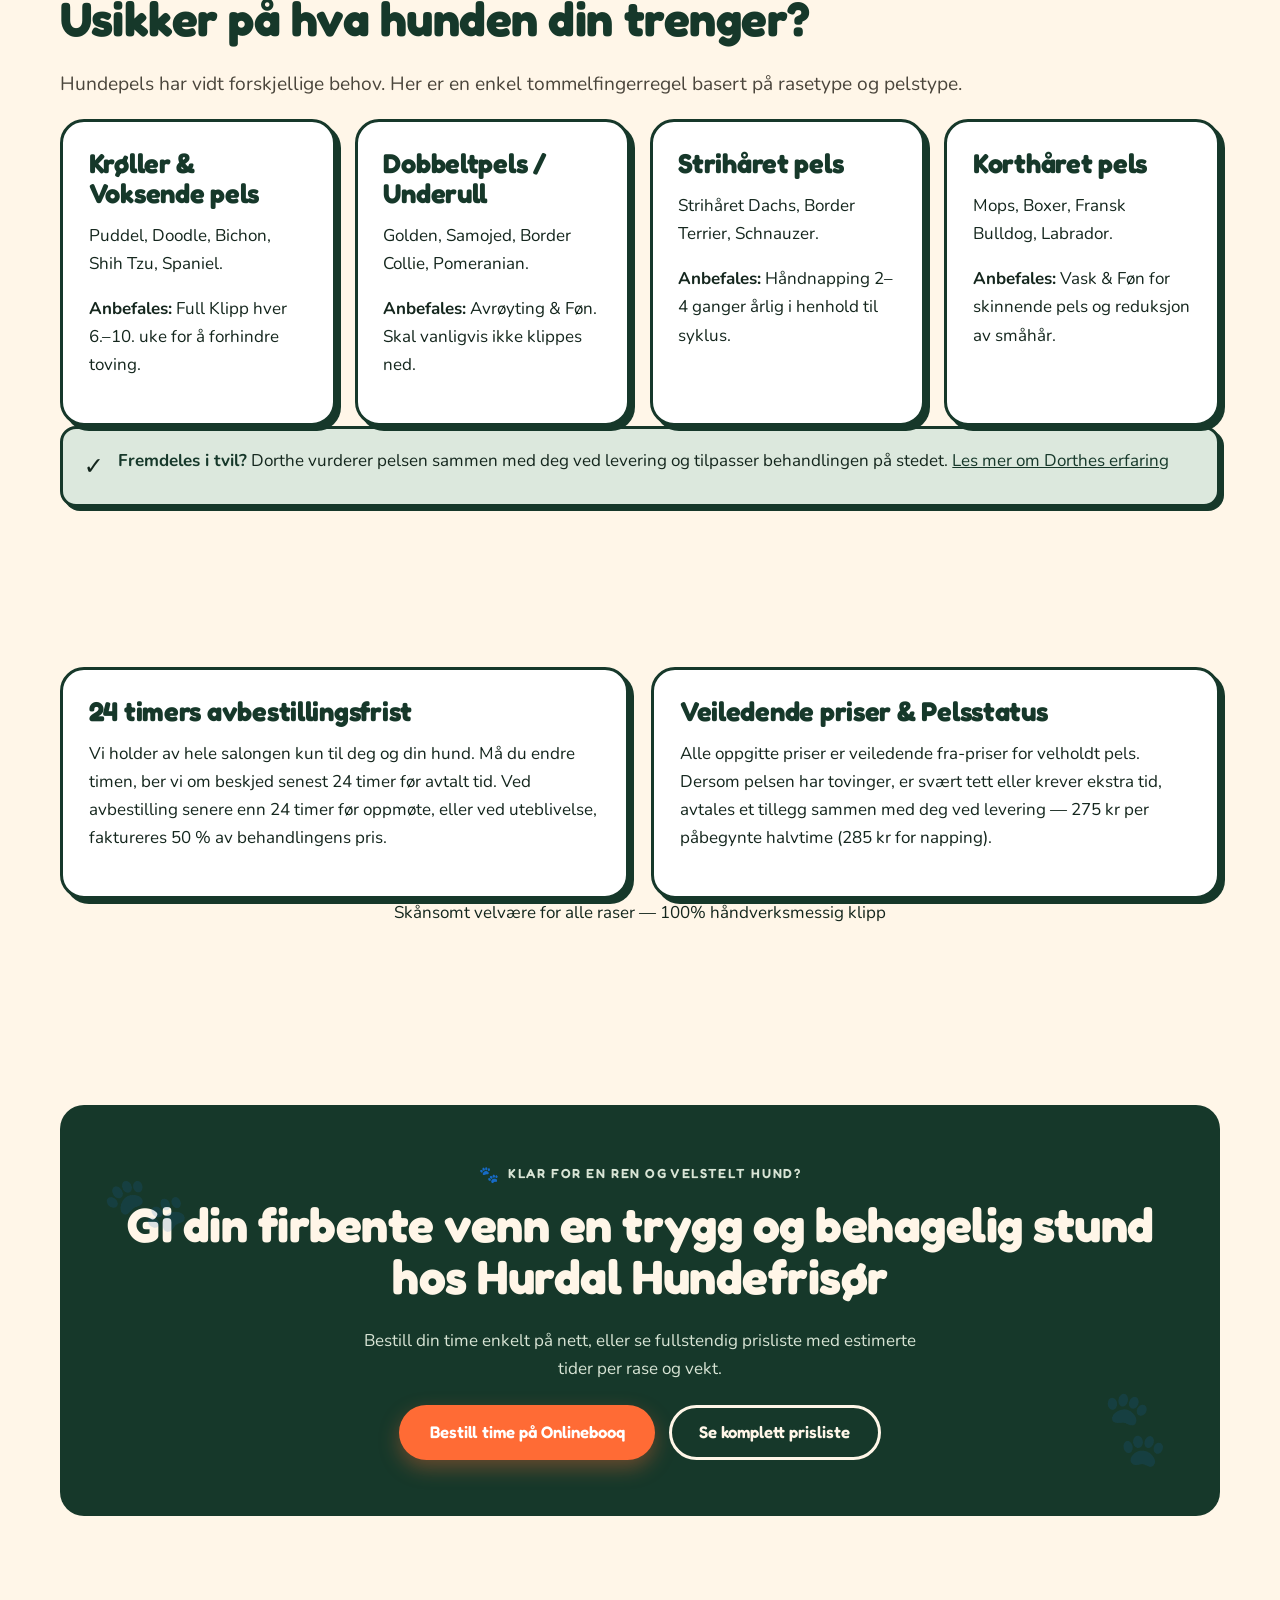
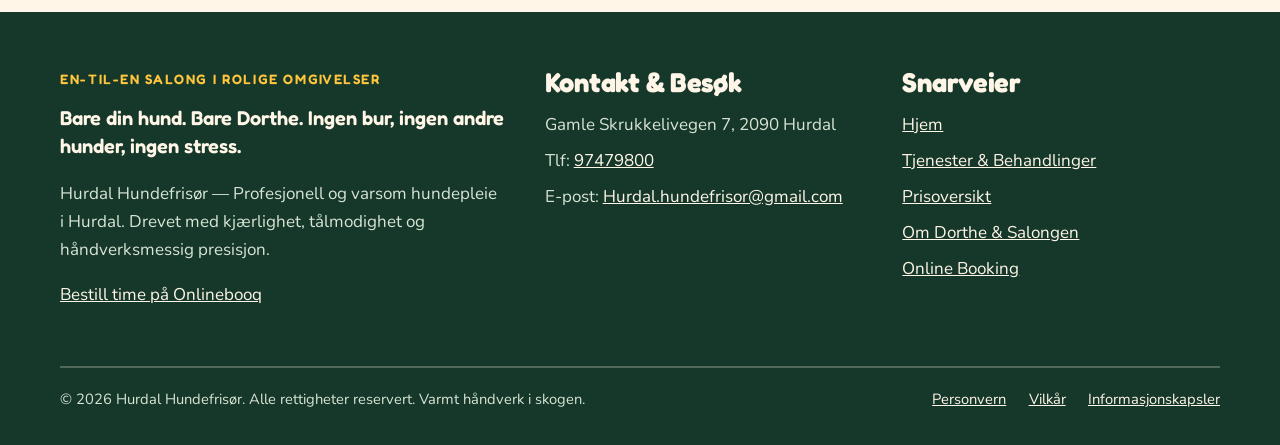
<file: tjenester.html>
<!DOCTYPE html>
<html lang="no">
<head>
<meta charset="utf-8">
<meta name="viewport" content="width=device-width, initial-scale=1">
<title>Tjenester — Hurdal Hundefrisør | Behandlinger tilpasset din hunds pels</title>
<meta name="description" content="Hurdal Hundefrisør i Hurdal tilbyr full klipp, vask og føn, avrøyting, napping, utstillings-grooming og valpetilvenning — alltid 1:1, uten bur og uten stress. Veiledende priser fra 200 kr.">
<link rel="icon" href="data:image/svg+xml,%3Csvg xmlns='http://www.w3.org/2000/svg' viewBox='0 0 100 100'%3E%3Ccircle cx='50' cy='50' r='48' fill='%2316382A'/%3E%3Ctext x='50' y='68' font-size='52' text-anchor='middle'%3E%F0%9F%90%BE%3C/text%3E%3C/svg%3E">
<link rel="stylesheet" href="style.css">
</head>
<body>
<a class="skip-link" href="#main">Hopp til innhold</a>

<header class="site-header">
  <div class="wrap header-inner">
    <a class="logo" href="index.html">
      <span class="logo-mark" aria-hidden="true">H</span>
      <span><span data-biz>Hurdal Hundefrisør</span><small>Ro, omsorg &amp; personlig stell</small></span>
    </a>
    <button class="nav-toggle" type="button" aria-expanded="false" aria-label="Åpne meny">☰</button>
    <nav class="site-nav" aria-label="Hovedmeny">
      <a class="nav-link" href="index.html">Hjem</a>
      <a class="nav-link" href="tjenester.html" aria-current="page">Tjenester</a>
      <a class="nav-link" href="priser.html">Priser</a>
      <a class="nav-link" href="om-dorthe.html">Om Dorthe</a>
    </nav>
    <a class="btn btn-primary btn-sm header-cta" href="#" data-booking>Bestill time</a>
  </div>
</header>

<main id="main">
  <section class="page-hero" aria-labelledby="page-title">
    <div class="wrap">
      <p class="eyebrow">1:1 Ro &amp; Omsorg</p>
      <h1 id="page-title">Behandlinger tilpasset din hunds pels</h1>
      <p class="lead">I den rolige skogsalongen i Hurdal er det alltid kun én hund inne av gangen. Ingen bur, ingen forstyrrende lyder fra andre hunder — bare Dorthe og hunden din, med god tid til stell i ro og mak.</p>
      <ul class="trust-chips">
        <li><span class="dot" aria-hidden="true">●</span> 100% stressfritt</li>
        <li><span class="dot" aria-hidden="true">●</span> Skånsom og trygg håndtering</li>
        <li><span class="dot" aria-hidden="true">●</span> Utdannet hundefrisør</li>
      </ul>
    </div>
  </section>

  <section class="section-tight" aria-label="Filtrer tjenester etter størrelse">
    <div class="wrap">
      <p class="eyebrow">Filtrer etter størrelse / type:</p>
      <div class="chips" data-service-filter role="group" aria-label="Filtrer tjenester etter hundens størrelse">
        <button class="chip selected" type="button" data-filter="alle" aria-pressed="true">Alle størrelser</button>
        <button class="chip" type="button" data-filter="liten" aria-pressed="false">Liten (0–10 kg)</button>
        <button class="chip" type="button" data-filter="mellom" aria-pressed="false">Mellom (11–25 kg)</button>
        <button class="chip" type="button" data-filter="stor" aria-pressed="false">Stor (26–40 kg)</button>
        <button class="chip" type="button" data-filter="ekstra" aria-pressed="false">Ekstra stor (40+ kg)</button>
      </div>
      <p data-filter-empty hidden>Ingen tjenester for denne størrelsen.</p>
    </div>
  </section>

  <section class="section" aria-labelledby="services-title">
    <div class="wrap">
      <h2 id="services-title" class="visually-hidden">Alle tjenester</h2>
      <div class="grid-3">

        <article class="card" data-sizes="liten mellom stor ekstra">
          <span class="sticker">Mest populær</span>
          <h3>Full Klipp (Maskin &amp; Saks)</h3>
          <p class="tag">Komplett form &amp; frisyre</p>
          <p>Hverdagsklipp eller rasetilpasset formklipp utført etter dine ønsker og hundens anatomi. Vi klipper med maskin og saks, og tilpasser lengde og form til rase, pels og hverdag.</p>
          <h4>Dette inngår alltid:</h4>
          <ul class="check-list">
            <li>Skånsomt bad med pleiende kvalitetssjampo</li>
            <li>Grundig håndføning og utbørsting</li>
            <li>Formklipp av kropp, ben, fjes og hale</li>
            <li>Kloklipp &amp; rens av øreparti</li>
          </ul>
          <p class="price">Fra 1 500 kr</p>
          <p class="price-note">Veiledende startpris — endelig pris avhenger av størrelse, pelstilstand og tidsbruk.</p>
          <a class="btn btn-primary btn-sm" href="#" data-booking>Bestill klipp</a>
        </article>

        <article class="card" data-sizes="liten mellom stor ekstra">
          <span class="sticker butter">Tidlig trygghet</span>
          <h3>Valpetilvenning</h3>
          <p class="tag">2–6 mnd</p>
          <p>En skånsom og leken introduksjon til frisørbordet, lyden av føneren, berøring av labber og salongens lukter. Valpen får tid til å snuse, bli kjent og oppleve at stell er trygt og koselig.</p>
          <ul class="check-list">
            <li>Godbitopplevelse og kos</li>
            <li>Teste vaskebalje &amp; svak fønelyd</li>
            <li>Labbekos og forsiktig kloklipp</li>
          </ul>
          <p class="price">900 kr</p>
          <p class="price-note">Fastpris — veiledende pris for valpetimen.</p>
          <a class="btn btn-primary btn-sm" href="#" data-booking>Bestill valpetime</a>
        </article>

        <article class="card" data-sizes="liten mellom stor ekstra">
          <h3>Avrøyting (Underull)</h3>
          <p class="tag">For tett pels</p>
          <p>Dyprens og mekanisk fjerning av store mengder død underull uten å ødelegge dekkpelsen. Perfekt for hunder med dobbelpels som røyter mye, og for å holde pelsen luftig og sunn.</p>
          <h4>Inkludert i behandlingen:</h4>
          <ul class="check-list">
            <li>Dypblåsing med high-velocity føner</li>
            <li>Avrøytingsbad med spesialtilpasset sjampo &amp; kur</li>
            <li>Kardebørsting og underullskam</li>
            <li>Kloklipp inkludert</li>
          </ul>
          <p class="price">Fra 1 500 kr</p>
          <p class="price-note">Veiledende startpris — endelig pris avhenger av størrelse, pelstilstand og tidsbruk.</p>
          <a class="btn btn-primary btn-sm" href="#" data-booking>Bestill avrøyting</a>
        </article>

        <article class="card" data-sizes="liten mellom stor ekstra">
          <span class="sticker butter">Mest populær</span>
          <h3>Vask &amp; Føn</h3>
          <p class="tag">Ren &amp; frisk pels</p>
          <p>En grundig og skånsom spabehandling for hunden som har rullet seg i søle, eller bare trenger en oppfriskning. Mild sjampo, næringsrik balsam og skånsom håndføn gir en ren og velduftende pels.</p>
          <h4>Inkludert i behandlingen:</h4>
          <ul class="check-list">
            <li>Dobbel sjamponering med økologiske, milde produkter</li>
            <li>Næringsgivende pelsbalsam</li>
            <li>Føning for hånd og lett gjennombørsting</li>
          </ul>
          <p class="price">Fra 550 kr</p>
          <p class="price-note">Veiledende startpris — endelig pris avhenger av størrelse, pelstilstand og tidsbruk.</p>
          <a class="btn btn-primary btn-sm" href="#" data-booking>Bestill vask &amp; føn</a>
        </article>

        <article class="card" data-sizes="liten mellom stor">
          <h3>Napping (Håndnapping)</h3>
          <p class="tag">Tradisjonelt håndverk</p>
          <p>Ekte håndnapping av strihårede raser (som dachs, terrier og schnauzer). Pelsen nappes skånsomt for hånd, slik at den nye, grove pelsen får vokse fram slik rasen skal ha den.</p>
          <h4>Viktig om napping:</h4>
          <ul class="check-list">
            <li>Hunden må ikke bades de siste 2–3 ukene før napping for at hårene skal slippe naturlig</li>
            <li>Behandlingen tar vanligvis 1–4 timer</li>
            <li>Prisen regnes per time</li>
          </ul>
          <p class="price">Fra 750 kr/time</p>
          <p class="price-note">Veiledende timepris — ekstra tid ved napping koster 285 kr per påbegynte halvtime.</p>
          <a class="btn btn-primary btn-sm" href="#" data-booking>Bestill napping</a>
        </article>

        <article class="card" data-sizes="mellom stor ekstra">
          <h3>Utstillings-Grooming</h3>
          <p class="tag">Eksklusiv pelspleie</p>
          <p>Spesialtilpasset ring-klargjøring med dypvirkende keratinbehandling for maksimal glans, fall og volum. Behandlingen tilpasses rasestandard og hundens pels, slik at hunden er klar for utstillingsringen.</p>
          <h4>Spesialbehandlingen inneholder:</h4>
          <ul class="check-list">
            <li>Keratinkur med varme-innpakning</li>
            <li>Skreddersydd linjeføring og finpuss</li>
            <li>Potepleie og anti-statisk finish</li>
          </ul>
          <p class="price">Fra 1 600 kr</p>
          <p class="price-note">Veiledende startpris — endelig pris avhenger av størrelse, pelstilstand og tidsbruk.</p>
          <a class="btn btn-primary btn-sm" href="#" data-booking>Bestill utstillings-grooming</a>
        </article>

      </div>
    </div>
  </section>

  <section class="section on-sage" aria-labelledby="addons-title">
    <div class="wrap">
      <p class="eyebrow">Raske drop-in tjenester</p>
      <h2 id="addons-title">Tilleggstjenester &amp; Småstell</h2>
      <p class="lead">Mindre behandlinger som enkelt kan legges til hovedtimen, eller bestilles som en kort drop-in etter avtale.</p>
      <p><span class="tag">Alltid 1:1 oppfølging</span></p>
      <div class="grid-4">
        <article class="card">
          <h3>Kloklipp</h3>
          <p>Varsom og rolig kloklipp med godbiter. Vi stresser aldri og klipper med millimeternøyaktighet.</p>
          <p class="price">200 kr</p>
          <p class="price-note">Veiledende pris.</p>
        </article>
        <article class="card">
          <h3>Ørerens</h3>
          <p>Rens med beroligende ørevann og fjerning av løst hår i øregangen som kan forårsake sopp eller betennelse.</p>
          <p class="price">200 kr</p>
          <p class="price-note">Veiledende pris.</p>
        </article>
        <article class="card">
          <h3>Potestell</h3>
          <p>Klipping av overflødig pels mellom tredeputene, forming rundt potene og fuktighetsgivende potesalve.</p>
          <p class="price">500 kr</p>
          <p class="price-note">Veiledende pris.</p>
        </article>
        <article class="card">
          <h3>Toving</h3>
          <p>Floker som krever ekstra varsom utbørsting for å redde pelsen uten å påføre hunden smerte.</p>
          <p class="price">275 kr / 30 min</p>
          <p class="price-note">Veiledende pris per påbegynte halvtime. For napping: 285 kr per påbegynte halvtime.</p>
        </article>
      </div>
    </div>
  </section>

  <section class="section" aria-labelledby="guide-title">
    <div class="wrap">
      <p class="eyebrow">Valghjelp fra Dorthe</p>
      <h2 id="guide-title">Usikker på hva hunden din trenger?</h2>
      <p class="lead">Hundepels har vidt forskjellige behov. Her er en enkel tommelfingerregel basert på rasetype og pelstype.</p>
      <div class="grid-4">
        <article class="card">
          <h3>Krøller &amp; Voksende pels</h3>
          <p>Puddel, Doodle, Bichon, Shih Tzu, Spaniel.</p>
          <p><strong>Anbefales:</strong> Full Klipp hver 6.–10. uke for å forhindre toving.</p>
        </article>
        <article class="card">
          <h3>Dobbeltpels / Underull</h3>
          <p>Golden, Samojed, Border Collie, Pomeranian.</p>
          <p><strong>Anbefales:</strong> Avrøyting &amp; Føn. Skal vanligvis ikke klippes ned.</p>
        </article>
        <article class="card">
          <h3>Strihåret pels</h3>
          <p>Strihåret Dachs, Border Terrier, Schnauzer.</p>
          <p><strong>Anbefales:</strong> Håndnapping 2–4 ganger årlig i henhold til syklus.</p>
        </article>
        <article class="card">
          <h3>Korthåret pels</h3>
          <p>Mops, Boxer, Fransk Bulldog, Labrador.</p>
          <p><strong>Anbefales:</strong> Vask &amp; Føn for skinnende pels og reduksjon av småhår.</p>
        </article>
      </div>
      <div class="note-box">
        <span class="note-icon" aria-hidden="true">✓</span>
        <p><strong>Fremdeles i tvil?</strong> Dorthe vurderer pelsen sammen med deg ved levering og tilpasser behandlingen på stedet. <a href="om-dorthe.html">Les mer om Dorthes erfaring</a></p>
      </div>
    </div>
  </section>

  <section class="section-tight" aria-label="Viktig informasjon om avbestilling og priser">
    <div class="wrap">
      <div class="grid-2">
        <article class="card">
          <h3>24 timers avbestillingsfrist</h3>
          <p>Vi holder av hele salongen kun til deg og din hund. Må du endre timen, ber vi om beskjed senest 24 timer før avtalt tid. Ved avbestilling senere enn 24 timer før oppmøte, eller ved uteblivelse, faktureres 50 % av behandlingens pris.</p>
        </article>
        <article class="card">
          <h3>Veiledende priser &amp; Pelsstatus</h3>
          <p>Alle oppgitte priser er veiledende fra-priser for velholdt pels. Dersom pelsen har tovinger, er svært tett eller krever ekstra tid, avtales et tillegg sammen med deg ved levering — 275 kr per påbegynte halvtime (285 kr for napping).</p>
        </article>
      </div>
      <p class="center">Skånsomt velvære for alle raser — 100% håndverksmessig klipp</p>
    </div>
  </section>

  <section class="section" aria-labelledby="cta-title">
    <div class="wrap">
      <div class="cta-band">
        <p class="eyebrow">Klar for en ren og velstelt hund?</p>
        <h2 id="cta-title">Gi din firbente venn en trygg og behagelig stund hos <span data-biz>Hurdal Hundefrisør</span></h2>
        <p>Bestill din time enkelt på nett, eller se fullstendig prisliste med estimerte tider per rase og vekt.</p>
        <div class="btn-row">
          <a class="btn btn-primary" href="#" data-booking>Bestill time på Onlinebooq</a>
          <a class="btn btn-outline-cream" href="priser.html">Se komplett prisliste</a>
        </div>
      </div>
    </div>
  </section>
</main>

<footer class="site-footer">
  <div class="wrap">
    <div class="footer-grid">
      <div>
        <p class="footer-eyebrow">En-til-en salong i rolige omgivelser</p>
        <p class="footer-promise">Bare din hund. Bare Dorthe. Ingen bur, ingen andre hunder, ingen stress.</p>
        <p><span data-biz>Hurdal Hundefrisør</span> — Profesjonell og varsom hundepleie i Hurdal. Drevet med kjærlighet, tålmodighet og håndverksmessig presisjon.</p>
        <p><a href="#" data-booking>Bestill time på Onlinebooq</a></p>
      </div>
      <div>
        <h3>Kontakt &amp; Besøk</h3>
        <ul class="footer-list">
          <li>Gamle Skrukkelivegen 7, 2090 Hurdal</li>
          <li>Tlf: <a href="tel:97479800">97479800</a></li>
          <li>E-post: <a href="mailto:Hurdal.hundefrisor@gmail.com">Hurdal.hundefrisor@gmail.com</a></li>
        </ul>
      </div>
      <div>
        <h3>Snarveier</h3>
        <ul class="footer-list">
          <li><a href="index.html">Hjem</a></li>
          <li><a href="tjenester.html">Tjenester &amp; Behandlinger</a></li>
          <li><a href="priser.html">Prisoversikt</a></li>
          <li><a href="om-dorthe.html">Om Dorthe &amp; Salongen</a></li>
          <li><a href="#" data-booking>Online Booking</a></li>
        </ul>
      </div>
    </div>
    <div class="footer-bottom">
      <p>© <span data-year>2026</span> <span data-biz>Hurdal Hundefrisør</span>. Alle rettigheter reservert. Varmt håndverk i skogen.</p>
      <nav aria-label="Juridisk">
        <a href="personvern.html">Personvern</a>
        <a href="vilkaar.html">Vilkår</a>
        <a href="informasjonskapsler.html">Informasjonskapsler</a>
      </nav>
    </div>
  </div>
</footer>

<div class="cookie-banner" data-cookie-banner hidden>
  <p>Vi bruker informasjonskapsler for at bestilling via Onlinebooq skal fungere. Du kan velge hvilke kapsler du godtar.</p>
  <div class="btn-row">
    <button class="btn btn-cream btn-sm" type="button" data-cookie-accept>Godta</button>
    <button class="btn btn-outline-cream btn-sm" type="button" data-cookie-settings>Innstillinger</button>
  </div>
</div>

<script src="app.js"></script>
</body>
</html>
</file>
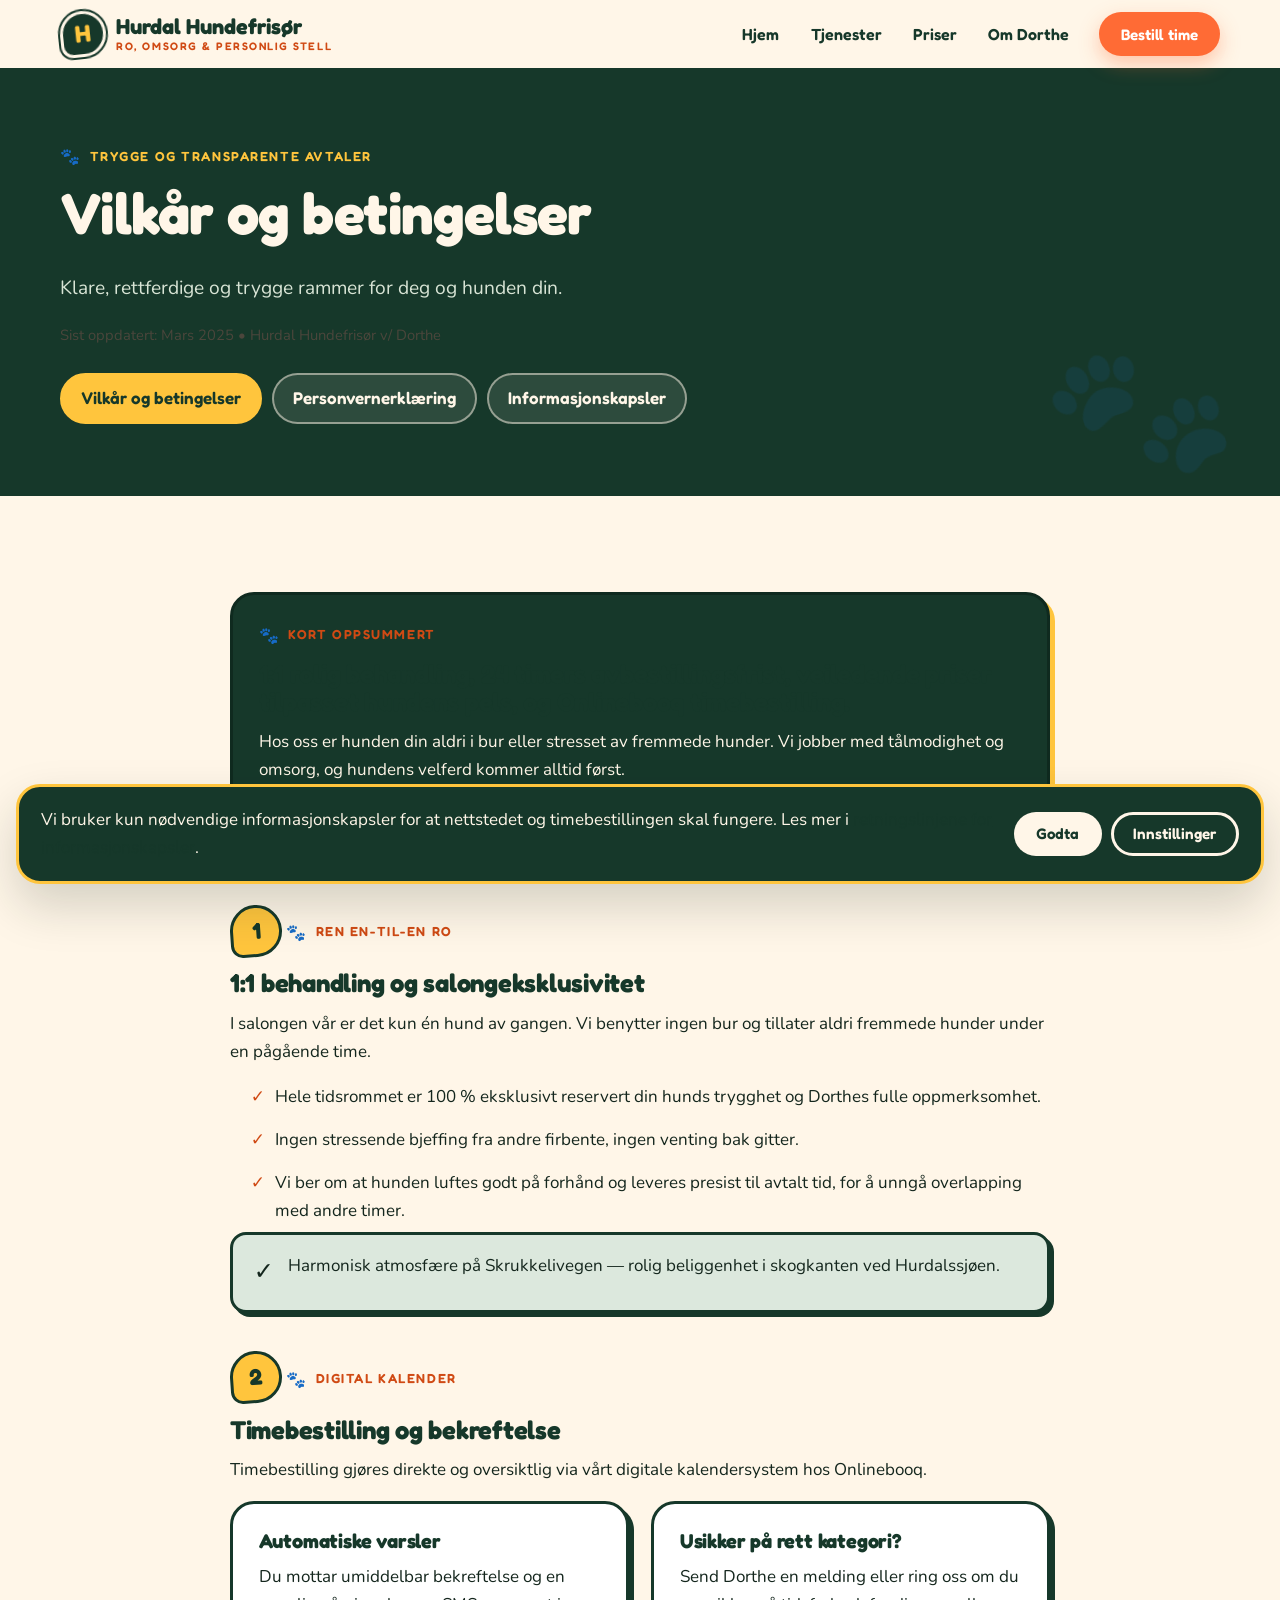
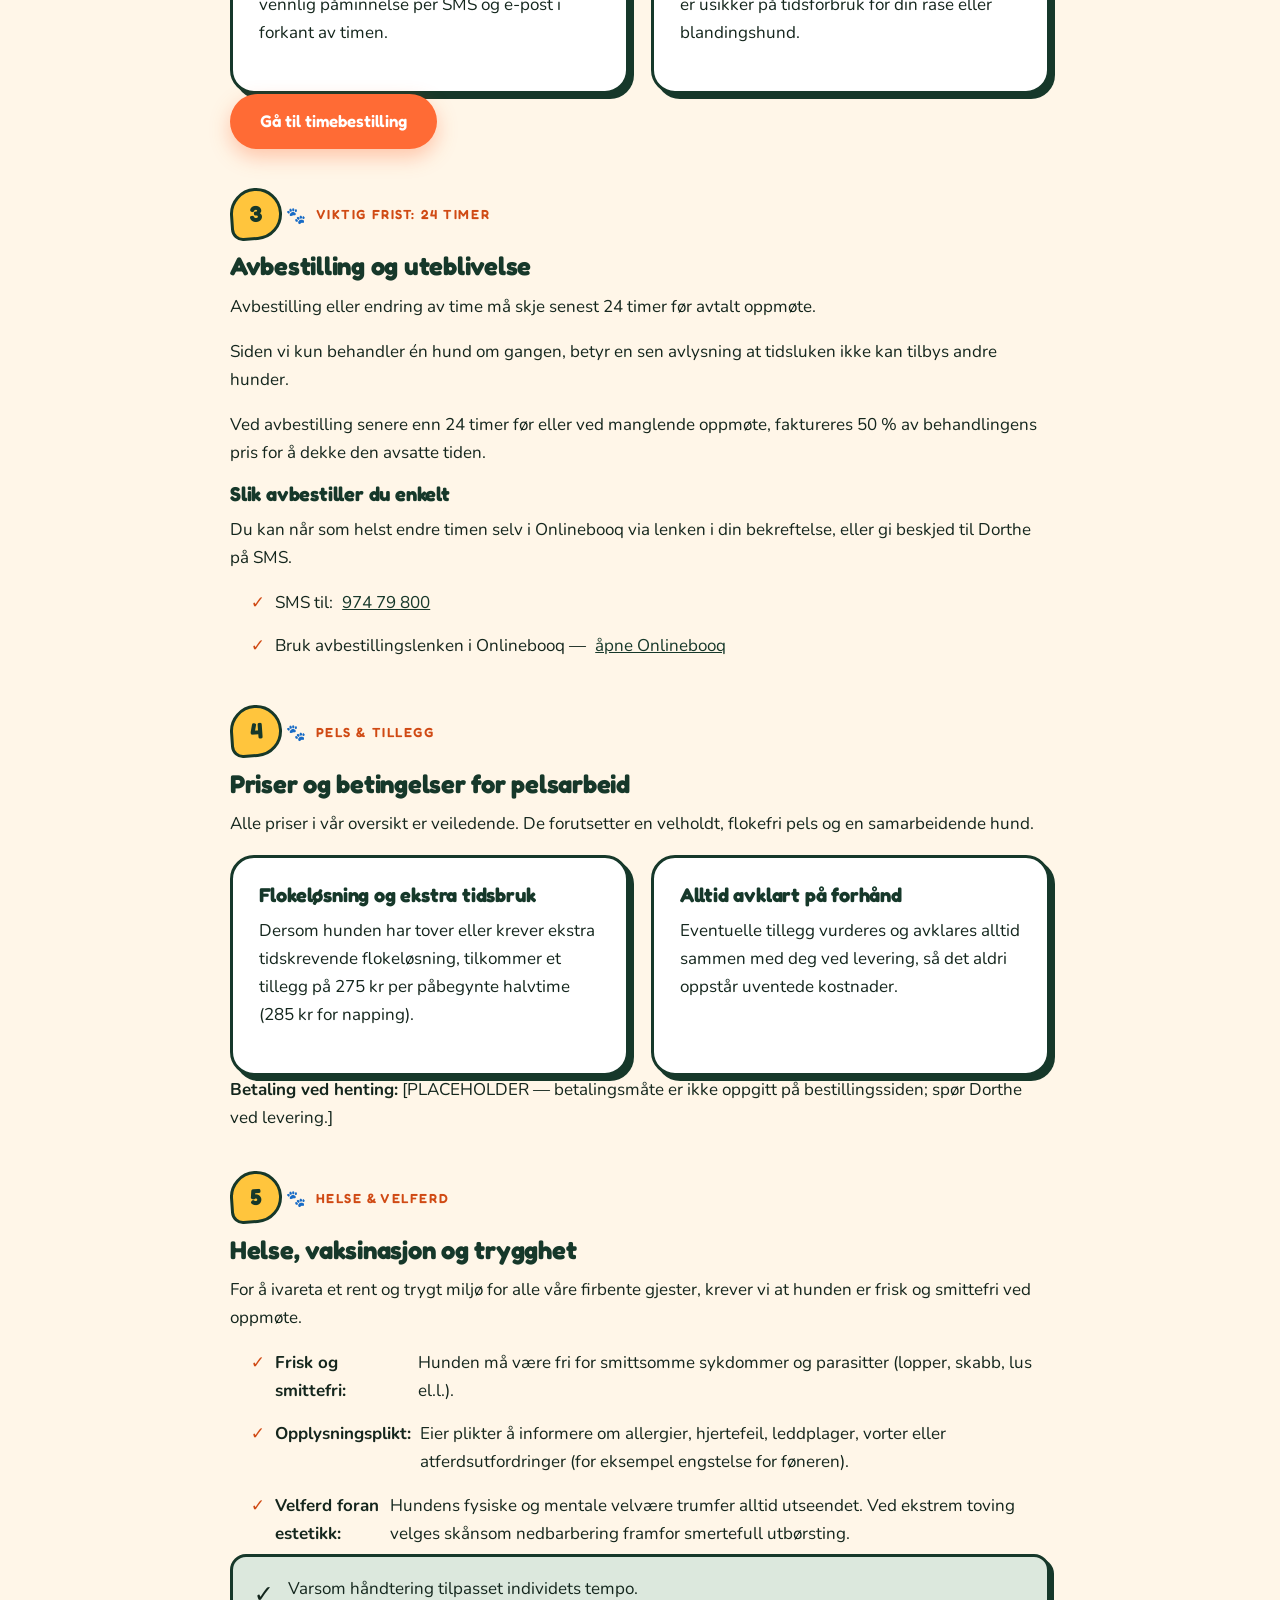
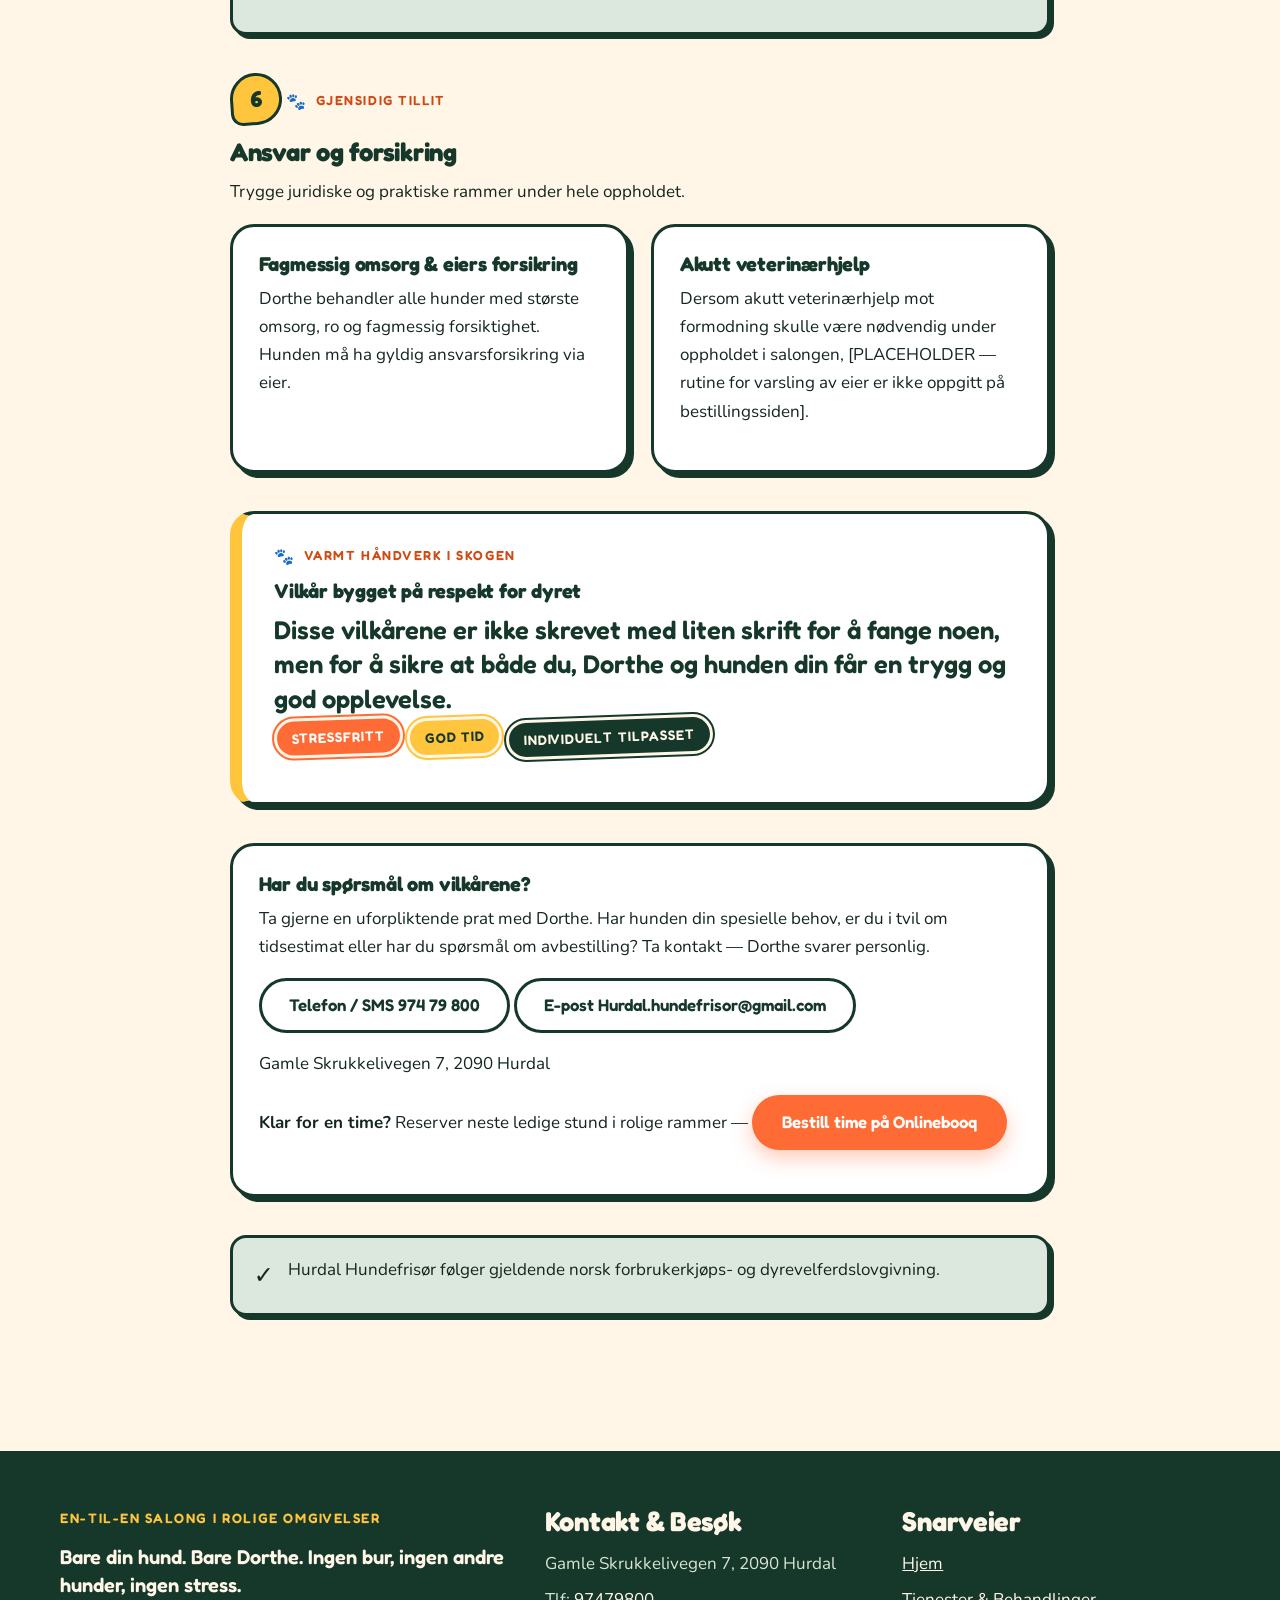
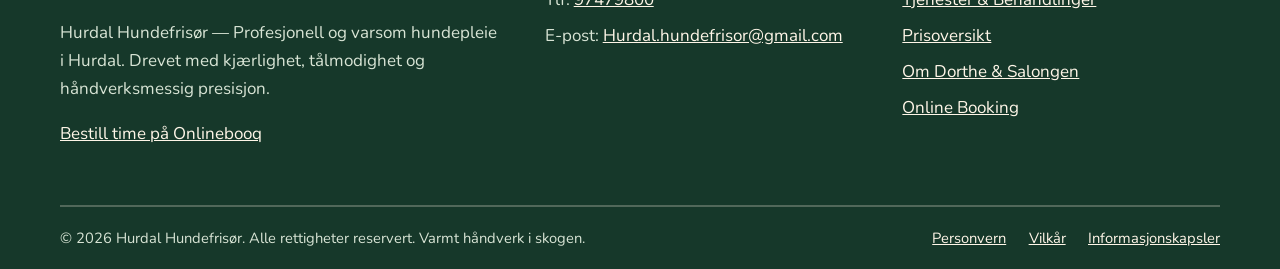
<file: vilkaar.html>
<!doctype html>
<html lang="no">
<head>
<meta charset="utf-8">
<meta name="viewport" content="width=device-width, initial-scale=1">
<title>Vilkår og betingelser | Hurdal Hundefrisør — hundefrisør i Hurdal</title>
<meta name="description" content="Vilkår og betingelser for Hurdal Hundefrisør: 1:1 behandling, timebestilling på Onlinebooq, 24 timers avbestillingsfrist og veiledende priser.">
<link rel="icon" href="data:image/svg+xml,%3Csvg xmlns='http://www.w3.org/2000/svg' viewBox='0 0 100 100'%3E%3Ccircle cx='50' cy='50' r='48' fill='%2316382A'/%3E%3Ctext x='50' y='68' font-size='52' text-anchor='middle'%3E%F0%9F%90%BE%3C/text%3E%3C/svg%3E">
<link rel="stylesheet" href="style.css">
</head>
<body>
<a class="skip-link" href="#main">Hopp til hovedinnhold</a>

<header class="site-header">
  <div class="wrap header-inner">
    <a class="logo" href="index.html"><span class="logo-mark" aria-hidden="true">H</span><span><span data-biz>Hurdal Hundefrisør</span><small>Ro, omsorg &amp; personlig stell</small></span></a>
    <button class="nav-toggle" type="button" aria-expanded="false" aria-label="Åpne meny">☰</button>
    <nav class="site-nav" aria-label="Hovedmeny">
      <a class="nav-link" href="index.html">Hjem</a>
      <a class="nav-link" href="tjenester.html">Tjenester</a>
      <a class="nav-link" href="priser.html">Priser</a>
      <a class="nav-link" href="om-dorthe.html">Om Dorthe</a>
    </nav>
    <a class="btn btn-primary btn-sm header-cta" data-booking href="#">Bestill time</a>
  </div>
</header>

<main id="main">
  <section class="page-hero">
    <div class="wrap">
      <p class="eyebrow">Trygge og transparente avtaler</p>
      <h1>Vilkår og betingelser</h1>
      <p class="lead">Klare, rettferdige og trygge rammer for deg og hunden din.</p>
      <p class="legal-meta">Sist oppdatert: Mars 2025 • <span data-biz>Hurdal Hundefrisør</span> v/ Dorthe</p>
      <nav class="legal-tabs" aria-label="Juridiske dokumenter">
        <a href="vilkaar.html" aria-current="page">Vilkår og betingelser</a>
        <a href="personvern.html">Personvernerklæring</a>
        <a href="informasjonskapsler.html">Informasjonskapsler</a>
      </nav>
    </div>
  </section>

  <section class="section">
    <div class="wrap">
      <article class="legal-article">
        <section>
          <div class="card pine">
            <p class="eyebrow">Kort oppsummert</p>
            <h2>1:1 rolig behandling, 24 timers avbestillingsfrist, veiledende priser tilpasset hundens pels, og Onlinebooq timebestilling.</h2>
            <p>Hos oss er hunden din aldri i bur eller stresset av fremmede hunder. Vi jobber med tålmodighet og omsorg, og hundens velferd kommer alltid først.</p>
            <ul class="check-list">
              <li>Hundens velferd først</li>
            </ul>
          </div>
        </section>

        <section>
          <span class="article-num" aria-hidden="true">1</span>
          <p class="eyebrow">Ren en-til-en ro</p>
          <h2>1:1 behandling og salongeksklusivitet</h2>
          <p>I salongen vår er det kun én hund av gangen. Vi benytter ingen bur og tillater aldri fremmede hunder under en pågående time.</p>
          <ul class="check-list">
            <li>Hele tidsrommet er 100 % eksklusivt reservert din hunds trygghet og Dorthes fulle oppmerksomhet.</li>
            <li>Ingen stressende bjeffing fra andre firbente, ingen venting bak gitter.</li>
            <li>Vi ber om at hunden luftes godt på forhånd og leveres presist til avtalt tid, for å unngå overlapping med andre timer.</li>
          </ul>
          <div class="note-box">
            <span class="note-icon" aria-hidden="true">✓</span>
            <p>Harmonisk atmosfære på Skrukkelivegen — rolig beliggenhet i skogkanten ved Hurdalssjøen.</p>
          </div>
        </section>

        <section>
          <span class="article-num" aria-hidden="true">2</span>
          <p class="eyebrow">Digital kalender</p>
          <h2>Timebestilling og bekreftelse</h2>
          <p>Timebestilling gjøres direkte og oversiktlig via vårt digitale kalendersystem hos Onlinebooq.</p>
          <div class="grid-2">
            <div class="card">
              <h3>Automatiske varsler</h3>
              <p>Du mottar umiddelbar bekreftelse og en vennlig påminnelse per SMS og e-post i forkant av timen.</p>
            </div>
            <div class="card">
              <h3>Usikker på rett kategori?</h3>
              <p>Send Dorthe en melding eller ring oss om du er usikker på tidsforbruk for din rase eller blandingshund.</p>
            </div>
          </div>
          <p><a class="btn btn-primary" data-booking href="#">Gå til timebestilling</a></p>
        </section>

        <section>
          <span class="article-num" aria-hidden="true">3</span>
          <p class="eyebrow">Viktig frist: 24 timer</p>
          <h2>Avbestilling og uteblivelse</h2>
          <p>Avbestilling eller endring av time må skje senest 24 timer før avtalt oppmøte.</p>
          <p>Siden vi kun behandler én hund om gangen, betyr en sen avlysning at tidsluken ikke kan tilbys andre hunder.</p>
          <p>Ved avbestilling senere enn 24 timer før eller ved manglende oppmøte, faktureres 50 % av behandlingens pris for å dekke den avsatte tiden.</p>
          <h3>Slik avbestiller du enkelt</h3>
          <p>Du kan når som helst endre timen selv i Onlinebooq via lenken i din bekreftelse, eller gi beskjed til Dorthe på SMS.</p>
          <ul class="check-list">
            <li>SMS til: <a href="sms:97479800">974 79 800</a></li>
            <li>Bruk avbestillingslenken i Onlinebooq — <a data-booking href="#">åpne Onlinebooq</a></li>
          </ul>
        </section>

        <section>
          <span class="article-num" aria-hidden="true">4</span>
          <p class="eyebrow">Pels &amp; tillegg</p>
          <h2>Priser og betingelser for pelsarbeid</h2>
          <p>Alle priser i vår oversikt er veiledende. De forutsetter en velholdt, flokefri pels og en samarbeidende hund.</p>
          <div class="grid-2">
            <div class="card">
              <h3>Flokeløsning og ekstra tidsbruk</h3>
              <p>Dersom hunden har tover eller krever ekstra tidskrevende flokeløsning, tilkommer et tillegg på 275 kr per påbegynte halvtime (285 kr for napping).</p>
            </div>
            <div class="card">
              <h3>Alltid avklart på forhånd</h3>
              <p>Eventuelle tillegg vurderes og avklares alltid sammen med deg ved levering, så det aldri oppstår uventede kostnader.</p>
            </div>
          </div>
          <p><strong>Betaling ved henting:</strong> [PLACEHOLDER — betalingsmåte er ikke oppgitt på bestillingssiden; spør Dorthe ved levering.]</p>
        </section>

        <section>
          <span class="article-num" aria-hidden="true">5</span>
          <p class="eyebrow">Helse &amp; velferd</p>
          <h2>Helse, vaksinasjon og trygghet</h2>
          <p>For å ivareta et rent og trygt miljø for alle våre firbente gjester, krever vi at hunden er frisk og smittefri ved oppmøte.</p>
          <ul class="check-list">
            <li><strong>Frisk og smittefri:</strong> Hunden må være fri for smittsomme sykdommer og parasitter (lopper, skabb, lus el.l.).</li>
            <li><strong>Opplysningsplikt:</strong> Eier plikter å informere om allergier, hjertefeil, leddplager, vorter eller atferdsutfordringer (for eksempel engstelse for føneren).</li>
            <li><strong>Velferd foran estetikk:</strong> Hundens fysiske og mentale velvære trumfer alltid utseendet. Ved ekstrem toving velges skånsom nedbarbering framfor smertefull utbørsting.</li>
          </ul>
          <div class="note-box">
            <span class="note-icon" aria-hidden="true">✓</span>
            <p>Varsom håndtering tilpasset individets tempo.</p>
          </div>
        </section>

        <section>
          <span class="article-num" aria-hidden="true">6</span>
          <p class="eyebrow">Gjensidig tillit</p>
          <h2>Ansvar og forsikring</h2>
          <p>Trygge juridiske og praktiske rammer under hele oppholdet.</p>
          <div class="grid-2">
            <div class="card">
              <h3>Fagmessig omsorg &amp; eiers forsikring</h3>
              <p>Dorthe behandler alle hunder med største omsorg, ro og fagmessig forsiktighet. Hunden må ha gyldig ansvarsforsikring via eier.</p>
            </div>
            <div class="card">
              <h3>Akutt veterinærhjelp</h3>
              <p>Dersom akutt veterinærhjelp mot formodning skulle være nødvendig under oppholdet i salongen, [PLACEHOLDER — rutine for varsling av eier er ikke oppgitt på bestillingssiden].</p>
            </div>
          </div>
        </section>

        <section>
          <div class="quote-block">
            <p class="eyebrow">Varmt håndverk i skogen</p>
            <h3>Vilkår bygget på respekt for dyret</h3>
            <blockquote>Disse vilkårene er ikke skrevet med liten skrift for å fange noen, men for å sikre at både du, Dorthe og hunden din får en trygg og god opplevelse.</blockquote>
            <p><span class="sticker">Stressfritt</span> <span class="sticker butter">God tid</span> <span class="sticker pine">Individuelt tilpasset</span></p>
          </div>
        </section>

        <section>
          <div class="card">
            <h3>Har du spørsmål om vilkårene?</h3>
            <p>Ta gjerne en uforpliktende prat med Dorthe. Har hunden din spesielle behov, er du i tvil om tidsestimat eller har du spørsmål om avbestilling? Ta kontakt — Dorthe svarer personlig.</p>
            <p><a class="btn btn-ghost" href="tel:97479800">Telefon / SMS 974 79 800</a> <a class="btn btn-ghost" href="mailto:Hurdal.hundefrisor@gmail.com">E-post Hurdal.hundefrisor@gmail.com</a></p>
            <p>Gamle Skrukkelivegen 7, 2090 Hurdal</p>
            <p><strong>Klar for en time?</strong> Reserver neste ledige stund i rolige rammer — <a class="btn btn-primary" data-booking href="#">Bestill time på Onlinebooq</a></p>
          </div>
        </section>

        <section>
          <div class="note-box">
            <span class="note-icon" aria-hidden="true">✓</span>
            <p><span data-biz>Hurdal Hundefrisør</span> følger gjeldende norsk forbrukerkjøps- og dyrevelferdslovgivning.</p>
          </div>
        </section>
      </article>
    </div>
  </section>
</main>

<footer class="site-footer">
  <div class="wrap">
    <div class="footer-grid">
      <div>
        <p class="footer-eyebrow">En-til-en salong i rolige omgivelser</p>
        <p class="footer-promise">Bare din hund. Bare Dorthe. Ingen bur, ingen andre hunder, ingen stress.</p>
        <p><span data-biz>Hurdal Hundefrisør</span> — Profesjonell og varsom hundepleie i Hurdal. Drevet med kjærlighet, tålmodighet og håndverksmessig presisjon.</p>
        <p><a data-booking href="#">Bestill time på Onlinebooq</a></p>
      </div>
      <div>
        <h3>Kontakt &amp; Besøk</h3>
        <ul class="footer-list">
          <li>Gamle Skrukkelivegen 7, 2090 Hurdal</li>
          <li>Tlf: <a href="tel:97479800">97479800</a></li>
          <li>E-post: <a href="mailto:Hurdal.hundefrisor@gmail.com">Hurdal.hundefrisor@gmail.com</a></li>
        </ul>
      </div>
      <div>
        <h3>Snarveier</h3>
        <ul class="footer-list">
          <li><a href="index.html">Hjem</a></li>
          <li><a href="tjenester.html">Tjenester &amp; Behandlinger</a></li>
          <li><a href="priser.html">Prisoversikt</a></li>
          <li><a href="om-dorthe.html">Om Dorthe &amp; Salongen</a></li>
          <li><a data-booking href="#">Online Booking</a></li>
        </ul>
      </div>
    </div>
    <div class="footer-bottom">
      <span>© <span data-year>2026</span> <span data-biz>Hurdal Hundefrisør</span>. Alle rettigheter reservert. Varmt håndverk i skogen.</span>
      <nav aria-label="Juridisk">
        <a href="personvern.html">Personvern</a>
        <a href="vilkaar.html">Vilkår</a>
        <a href="informasjonskapsler.html">Informasjonskapsler</a>
      </nav>
    </div>
  </div>
</footer>

<div class="cookie-banner" data-cookie-banner hidden>
  <p>Vi bruker kun nødvendige informasjonskapsler for at nettstedet og timebestillingen skal fungere. Les mer i <a href="informasjonskapsler.html">retningslinjene for informasjonskapsler</a>.</p>
  <div class="btn-row">
    <button class="btn btn-cream btn-sm" type="button" data-cookie-accept>Godta</button>
    <button class="btn btn-outline-cream btn-sm" type="button" data-cookie-settings>Innstillinger</button>
  </div>
</div>

<script src="app.js"></script>
</body>
</html>
</file>
<file: style.css>
/* ============================================================
   Hurdal Hundefrisør — "Nordic Bark & Spruce"
   Warm cream #FFF6E8 · deep pine #16382A · tangerine #FF6B35
   butter #FFC53D · sage #DCE8DD · pine-ink #14261D
   Fredoka (display/labels) + Nunito (body), self-hosted woff2.
   ============================================================ */
@font-face {
  font-family: "Fredoka";
  font-style: normal;
  font-weight: 600;
  font-display: swap;
  src: url("assets/fonts/fredoka-600-latin-ext.woff2") format("woff2");
  unicode-range: U+0100-02BA, U+02BD-02C5, U+02C7-02CC, U+02CE-02D7, U+02DD-02FF, U+0304, U+0308, U+0329, U+1D00-1DBF, U+1E00-1E9F, U+1EF2-1EFF, U+2020, U+20A0-20AB, U+20AD-20C0, U+2113, U+2C60-2C7F, U+A720-A7FF;
}
@font-face {
  font-family: "Fredoka";
  font-style: normal;
  font-weight: 600;
  font-display: swap;
  src: url("assets/fonts/fredoka-600-latin.woff2") format("woff2");
  unicode-range: U+0000-00FF, U+0131, U+0152-0153, U+02BB-02BC, U+02C6, U+02DA, U+02DC, U+0304, U+0308, U+0329, U+2000-206F, U+20AC, U+2122, U+2191, U+2193, U+2212, U+2215, U+FEFF, U+FFFD;
}
@font-face {
  font-family: "Fredoka";
  font-style: normal;
  font-weight: 700;
  font-display: swap;
  src: url("assets/fonts/fredoka-700-latin-ext.woff2") format("woff2");
  unicode-range: U+0100-02BA, U+02BD-02C5, U+02C7-02CC, U+02CE-02D7, U+02DD-02FF, U+0304, U+0308, U+0329, U+1D00-1DBF, U+1E00-1E9F, U+1EF2-1EFF, U+2020, U+20A0-20AB, U+20AD-20C0, U+2113, U+2C60-2C7F, U+A720-A7FF;
}
@font-face {
  font-family: "Fredoka";
  font-style: normal;
  font-weight: 700;
  font-display: swap;
  src: url("assets/fonts/fredoka-700-latin.woff2") format("woff2");
  unicode-range: U+0000-00FF, U+0131, U+0152-0153, U+02BB-02BC, U+02C6, U+02DA, U+02DC, U+0304, U+0308, U+0329, U+2000-206F, U+20AC, U+2122, U+2191, U+2193, U+2212, U+2215, U+FEFF, U+FFFD;
}
@font-face {
  font-family: "Nunito";
  font-style: normal;
  font-weight: 400;
  font-display: swap;
  src: url("assets/fonts/nunito-400-latin-ext.woff2") format("woff2");
  unicode-range: U+0100-02BA, U+02BD-02C5, U+02C7-02CC, U+02CE-02D7, U+02DD-02FF, U+0304, U+0308, U+0329, U+1D00-1DBF, U+1E00-1E9F, U+1EF2-1EFF, U+2020, U+20A0-20AB, U+20AD-20C0, U+2113, U+2C60-2C7F, U+A720-A7FF;
}
@font-face {
  font-family: "Nunito";
  font-style: normal;
  font-weight: 400;
  font-display: swap;
  src: url("assets/fonts/nunito-400-latin.woff2") format("woff2");
  unicode-range: U+0000-00FF, U+0131, U+0152-0153, U+02BB-02BC, U+02C6, U+02DA, U+02DC, U+0304, U+0308, U+0329, U+2000-206F, U+20AC, U+2122, U+2191, U+2193, U+2212, U+2215, U+FEFF, U+FFFD;
}
@font-face {
  font-family: "Nunito";
  font-style: normal;
  font-weight: 600;
  font-display: swap;
  src: url("assets/fonts/nunito-600-latin-ext.woff2") format("woff2");
  unicode-range: U+0100-02BA, U+02BD-02C5, U+02C7-02CC, U+02CE-02D7, U+02DD-02FF, U+0304, U+0308, U+0329, U+1D00-1DBF, U+1E00-1E9F, U+1EF2-1EFF, U+2020, U+20A0-20AB, U+20AD-20C0, U+2113, U+2C60-2C7F, U+A720-A7FF;
}
@font-face {
  font-family: "Nunito";
  font-style: normal;
  font-weight: 600;
  font-display: swap;
  src: url("assets/fonts/nunito-600-latin.woff2") format("woff2");
  unicode-range: U+0000-00FF, U+0131, U+0152-0153, U+02BB-02BC, U+02C6, U+02DA, U+02DC, U+0304, U+0308, U+0329, U+2000-206F, U+20AC, U+2122, U+2191, U+2193, U+2212, U+2215, U+FEFF, U+FFFD;
}
@font-face {
  font-family: "Nunito";
  font-style: normal;
  font-weight: 700;
  font-display: swap;
  src: url("assets/fonts/nunito-700-latin-ext.woff2") format("woff2");
  unicode-range: U+0100-02BA, U+02BD-02C5, U+02C7-02CC, U+02CE-02D7, U+02DD-02FF, U+0304, U+0308, U+0329, U+1D00-1DBF, U+1E00-1E9F, U+1EF2-1EFF, U+2020, U+20A0-20AB, U+20AD-20C0, U+2113, U+2C60-2C7F, U+A720-A7FF;
}
@font-face {
  font-family: "Nunito";
  font-style: normal;
  font-weight: 700;
  font-display: swap;
  src: url("assets/fonts/nunito-700-latin.woff2") format("woff2");
  unicode-range: U+0000-00FF, U+0131, U+0152-0153, U+02BB-02BC, U+02C6, U+02DA, U+02DC, U+0304, U+0308, U+0329, U+2000-206F, U+20AC, U+2122, U+2191, U+2193, U+2212, U+2215, U+FEFF, U+FFFD;
}
@font-face {
  font-family: "Nunito";
  font-style: normal;
  font-weight: 800;
  font-display: swap;
  src: url("assets/fonts/nunito-800-latin-ext.woff2") format("woff2");
  unicode-range: U+0100-02BA, U+02BD-02C5, U+02C7-02CC, U+02CE-02D7, U+02DD-02FF, U+0304, U+0308, U+0329, U+1D00-1DBF, U+1E00-1E9F, U+1EF2-1EFF, U+2020, U+20A0-20AB, U+20AD-20C0, U+2113, U+2C60-2C7F, U+A720-A7FF;
}
@font-face {
  font-family: "Nunito";
  font-style: normal;
  font-weight: 800;
  font-display: swap;
  src: url("assets/fonts/nunito-800-latin.woff2") format("woff2");
  unicode-range: U+0000-00FF, U+0131, U+0152-0153, U+02BB-02BC, U+02C6, U+02DA, U+02DC, U+0304, U+0308, U+0329, U+2000-206F, U+20AC, U+2122, U+2191, U+2193, U+2212, U+2215, U+FEFF, U+FFFD;
}

:root {
  --cream: #fff6e8;
  --cream-2: #f8f0e2;
  --pine: #16382a;
  --pine-deep: #0f2a1f;
  --pine-soft: #2c4d3e;
  --tangerine: #ff6b35;
  --tangerine-dark: #d04a14;
  --butter: #ffc53d;
  --sage: #dce8dd;
  --sage-deep: #aacfbb;
  --ink: #14261d;
  --ink-soft: #4b463c;
  --white: #ffffff;
  --radius: 24px;
  --radius-sm: 16px;
  --shadow: 0 10px 30px rgba(20, 38, 29, 0.12);
  --shadow-lg: 0 22px 48px rgba(20, 38, 29, 0.18);
  --font-display: "Fredoka", "Nunito", system-ui, sans-serif;
  --font-body: "Nunito", system-ui, -apple-system, "Segoe UI", sans-serif;
  --ease-bounce: cubic-bezier(0.16, 1, 0.3, 1);
}

* { box-sizing: border-box; }
html { scroll-behavior: smooth; }
body {
  margin: 0;
  background: var(--cream);
  color: var(--ink);
  font-family: var(--font-body);
  font-size: 1.0625rem;
  line-height: 1.65;
  -webkit-font-smoothing: antialiased;
  overflow-x: hidden;
}
img, svg { max-width: 100%; }
a { color: var(--pine); }
a:hover { color: var(--tangerine-dark); }
:focus-visible { outline: 3px solid var(--tangerine); outline-offset: 3px; border-radius: 6px; }

h1, h2, h3, h4 {
  font-family: var(--font-display);
  font-weight: 700;
  line-height: 1.08;
  letter-spacing: -0.01em;
  margin: 0 0 0.5em;
  color: var(--pine);
}
h1 { font-size: clamp(2.6rem, 7.2vw, 5rem); }
h2 { font-size: clamp(1.9rem, 4.4vw, 3rem); }
h3 { font-size: clamp(1.35rem, 2.6vw, 1.7rem); }
h4 { font-size: 1.15rem; }
p { margin: 0 0 1em; }
.lead { font-size: 1.2rem; line-height: 1.6; color: var(--ink-soft); }

.eyebrow {
  font-family: var(--font-display);
  font-weight: 600;
  text-transform: uppercase;
  letter-spacing: 0.12em;
  font-size: 0.82rem;
  color: var(--tangerine-dark);
  display: inline-flex;
  align-items: center;
  gap: 0.5rem;
  margin-bottom: 0.75rem;
}
.eyebrow::before { content: "🐾"; font-size: 1rem; }
.on-pine .eyebrow { color: var(--butter); }

.wrap { width: min(1160px, 100% - 2.5rem); margin-inline: auto; }
.section { padding: clamp(3.5rem, 8vw, 6rem) 0; }
.section-tight { padding: clamp(2.5rem, 5vw, 4rem) 0; }
.on-pine { background: var(--pine); color: #f2ede0; }
.on-pine h1, .on-pine h2, .on-pine h3, .on-pine h4 { color: var(--cream); }
.on-pine .lead, .on-pine p { color: #d8e4d5; }
.on-sage { background: var(--sage); }
.center { text-align: center; }
.center .eyebrow { justify-content: center; }

/* ---------- Buttons ---------- */
.btn {
  display: inline-flex;
  align-items: center;
  justify-content: center;
  gap: 0.55rem;
  font-family: var(--font-display);
  font-weight: 600;
  font-size: 1.05rem;
  line-height: 1;
  padding: 1rem 1.7rem;
  border-radius: 999px;
  border: 3px solid transparent;
  text-decoration: none;
  cursor: pointer;
  transition: transform 180ms var(--ease-bounce), background-color 180ms ease, color 180ms ease, box-shadow 180ms ease;
  min-height: 48px;
}
.btn:hover { transform: translateY(-2px); }
.btn:active { transform: translateY(0) scale(0.98); }
.btn-primary { background: var(--tangerine); color: #fff; box-shadow: 0 8px 20px rgba(255, 107, 53, 0.35); }
.btn-primary:hover { background: var(--tangerine-dark); color: #fff; }
.btn-ghost { background: transparent; color: var(--pine); border-color: var(--pine); }
.btn-ghost:hover { background: var(--pine); color: var(--cream); }
.btn-cream { background: var(--cream); color: var(--pine); }
.btn-cream:hover { background: var(--butter); color: var(--pine); }
.btn-outline-cream { background: transparent; color: var(--cream); border-color: var(--cream); }
.btn-outline-cream:hover { background: var(--cream); color: var(--pine); }
.btn-sm { padding: 0.7rem 1.2rem; font-size: 0.95rem; min-height: 44px; }

/* ---------- Header ---------- */
.site-header {
  position: sticky;
  top: 0;
  z-index: 50;
  background: rgba(255, 246, 232, 0.94);
  backdrop-filter: blur(8px);
  border-bottom: 3px solid var(--pine);
}
.header-inner { display: flex; align-items: center; gap: 1rem; padding: 0.7rem 0; }
.logo {
  display: flex; align-items: center; gap: 0.65rem;
  font-family: var(--font-display); font-weight: 700;
  font-size: 1.35rem; line-height: 1; color: var(--pine);
  text-decoration: none; margin-right: auto;
}
.logo-mark {
  width: 46px; height: 46px; flex: none;
  background: var(--pine); color: var(--butter);
  border-radius: 50% 50% 50% 12px;
  display: grid; place-items: center;
  font-size: 1.5rem; transform: rotate(-6deg);
  border: 3px solid var(--cream); outline: 2px solid var(--pine);
}
.logo small {
  display: block; font-family: var(--font-display); font-weight: 600;
  font-size: 0.68rem; letter-spacing: 0.14em; text-transform: uppercase;
  color: var(--tangerine-dark); margin-top: 0.2rem;
}
.site-nav { display: flex; align-items: center; gap: 0.25rem; }
.site-nav a.nav-link {
  font-family: var(--font-display); font-weight: 600;
  color: var(--pine); text-decoration: none;
  padding: 0.6rem 0.85rem; border-radius: 999px; font-size: 1rem;
}
.site-nav a.nav-link:hover { background: var(--sage); }
.site-nav a.nav-link[aria-current="page"] { background: var(--pine); color: var(--cream); }
.nav-toggle {
  display: none; background: var(--pine); color: var(--cream);
  border: none; border-radius: 12px; width: 48px; height: 48px;
  font-size: 1.4rem; cursor: pointer; flex: none;
}
.header-cta { flex: none; }

/* ---------- Hero ---------- */
.hero { background: var(--pine); color: var(--cream); position: relative; overflow: hidden; }
.hero::after {
  content: "";
  position: absolute; inset: auto -10% -38% -10%; height: 45%;
  background: var(--cream);
  border-radius: 50% 50% 0 0 / 100% 100% 0 0;
  pointer-events: none;
}
.hero-inner {
  position: relative; z-index: 1;
  display: grid; grid-template-columns: 1.15fr 0.85fr; gap: 3rem;
  align-items: center; padding: clamp(3rem, 7vw, 5.5rem) 0 6.5rem;
}
.hero h1 { color: var(--cream); }
.hero h1 .accent { color: var(--butter); }
.hero h1 .accent-2 { color: var(--tangerine); }
.hero .lead { color: #d8e4d5; max-width: 34rem; }
.hero-cta { display: flex; flex-wrap: wrap; gap: 0.9rem; margin: 1.6rem 0 1.8rem; }
.trust-chips { display: flex; flex-wrap: wrap; gap: 0.6rem; list-style: none; margin: 0; padding: 0; }
.trust-chips li {
  display: inline-flex; align-items: center; gap: 0.45rem;
  background: rgba(255, 246, 232, 0.12);
  border: 2px solid rgba(255, 246, 232, 0.35);
  color: var(--cream); border-radius: 999px;
  padding: 0.5rem 0.95rem; font-weight: 700; font-size: 0.92rem;
}
.trust-chips li .dot { color: var(--butter); }

/* Hero visual: tilted photo card + rotating sticker + paw trail */
.hero-visual { position: relative; display: grid; place-items: center; }
.hero-card {
  width: min(420px, 92%);
  background: var(--cream);
  border-radius: 28px;
  padding: 0.9rem 0.9rem 1.1rem;
  transform: rotate(-3deg);
  box-shadow: var(--shadow-lg);
  border: 4px solid var(--cream);
  outline: 3px solid var(--butter);
  position: relative; z-index: 2;
}
.hero-card .photo-frame {
  border-radius: 20px; overflow: hidden; aspect-ratio: 4 / 3.4;
  background: linear-gradient(160deg, var(--sage) 0%, #cfe3d2 55%, var(--butter) 130%);
  display: grid; place-items: center; position: relative;
}
.hero-card figcaption {
  font-family: var(--font-display); font-weight: 600; color: var(--pine);
  text-align: center; padding-top: 0.8rem; font-size: 1.05rem;
}
.hero-card figcaption small { display: block; font-family: var(--font-body); font-weight: 600; color: var(--ink-soft); font-size: 0.85rem; }
.sticker-badge {
  position: absolute; z-index: 3;
  top: -8%; right: -4%;
  width: 132px; height: 132px;
  background: var(--tangerine); color: #fff;
  border-radius: 50%;
  border: 5px solid var(--cream);
  outline: 3px solid var(--tangerine);
  display: grid; place-items: center; text-align: center;
  font-family: var(--font-display); font-weight: 700;
  font-size: 1.02rem; line-height: 1.15;
  box-shadow: var(--shadow);
  animation: sticker-spin 14s linear infinite;
}
.sticker-badge span { animation: sticker-counter 14s linear infinite; display: block; padding: 0.4rem; }
@keyframes sticker-spin { to { transform: rotate(360deg); } }
@keyframes sticker-counter { to { transform: rotate(-360deg); } }
.paw-trail { position: absolute; z-index: 1; left: -6%; bottom: 6%; display: flex; flex-direction: column; gap: 0.35rem; transform: rotate(14deg); }
.paw-trail .paw { font-size: 1.5rem; opacity: 0; animation: paw-step 1.1s var(--ease-bounce) forwards; }
.paw-trail .paw:nth-child(1) { animation-delay: 0.15s; }
.paw-trail .paw:nth-child(2) { animation-delay: 0.45s; transform: translateX(14px) rotate(-8deg); }
.paw-trail .paw:nth-child(3) { animation-delay: 0.75s; }
.paw-trail .paw:nth-child(4) { animation-delay: 1.05s; transform: translateX(14px) rotate(-8deg); }
.paw-trail .paw:nth-child(5) { animation-delay: 1.35s; }
@keyframes paw-step { from { opacity: 0; transform: translateY(10px) scale(0.7); } to { opacity: 1; transform: translateY(0) scale(1); } }

/* Page hero (inner pages) */
.page-hero { background: var(--pine); color: var(--cream); padding: clamp(2.8rem, 6vw, 4.5rem) 0 clamp(3rem, 6vw, 4.5rem); position: relative; overflow: hidden; }
.page-hero h1 { color: var(--cream); font-size: clamp(2.2rem, 5.5vw, 3.6rem); }
.page-hero .lead { color: #d8e4d5; max-width: 40rem; }
.page-hero .eyebrow { color: var(--butter); }
.page-hero::after { content: "🐾"; position: absolute; right: 4%; bottom: -2.2rem; font-size: 9rem; opacity: 0.12; transform: rotate(-18deg); }

/* ---------- Marquee ---------- */
.marquee { background: var(--butter); border-block: 3px solid var(--pine); overflow: hidden; padding: 0.85rem 0; }
.marquee-track { display: flex; gap: 0; width: max-content; animation: marquee 28s linear infinite; }
.marquee-track span {
  font-family: var(--font-display); font-weight: 700; font-size: 1.25rem;
  color: var(--pine); white-space: nowrap; padding: 0 1.1rem;
  display: inline-flex; align-items: center; gap: 1.1rem;
}
.marquee-track span::after { content: "🐾"; font-size: 1rem; }
@keyframes marquee { to { transform: translateX(-50%); } }

/* ---------- Cards / bento ---------- */
.grid-3 { display: grid; grid-template-columns: repeat(3, 1fr); gap: 1.4rem; }
.grid-2 { display: grid; grid-template-columns: repeat(2, 1fr); gap: 1.4rem; }
.grid-4 { display: grid; grid-template-columns: repeat(4, 1fr); gap: 1.2rem; }
.grid-2 > *, .grid-3 > *, .grid-4 > *, .steps > *, .weight-picker > *, .fact-chips > * { min-width: 0; }
.card {
  background: var(--white); border: 3px solid var(--pine);
  border-radius: var(--radius); padding: 1.7rem 1.6rem;
  box-shadow: 5px 5px 0 var(--pine);
  transition: transform 200ms var(--ease-bounce), box-shadow 200ms var(--ease-bounce);
}
.card:hover { transform: translate(-2px, -4px); box-shadow: 8px 10px 0 var(--pine); }
.card.sage { background: var(--sage); box-shadow: 5px 5px 0 var(--pine-soft); }
.card.pine { background: var(--pine); color: var(--cream); border-color: var(--pine-deep); box-shadow: 5px 5px 0 var(--butter); }
.card.pine h3, .card.pine h4 { color: var(--cream); }
.card .icon-badge {
  width: 56px; height: 56px; border-radius: 18px;
  background: var(--butter); color: var(--pine);
  display: grid; place-items: center; font-size: 1.6rem;
  margin-bottom: 1rem; transform: rotate(-4deg);
  border: 3px solid var(--pine);
}
.card .tag {
  display: inline-block; font-family: var(--font-display); font-weight: 600;
  font-size: 0.8rem; text-transform: uppercase; letter-spacing: 0.1em;
  background: var(--sage); color: var(--pine);
  border-radius: 999px; padding: 0.3rem 0.8rem; margin-top: 1rem;
}
.card .price { font-family: var(--font-display); font-weight: 700; font-size: 1.5rem; color: var(--tangerine-dark); margin: 0.6rem 0 0.2rem; }
.card .price-note { font-size: 0.88rem; color: var(--ink-soft); margin: 0; }
.sticker {
  display: inline-block; background: var(--tangerine); color: #fff;
  font-family: var(--font-display); font-weight: 600; font-size: 0.85rem;
  letter-spacing: 0.08em; text-transform: uppercase;
  padding: 0.35rem 0.9rem; border-radius: 999px;
  border: 3px solid var(--cream); outline: 2px solid var(--tangerine);
  transform: rotate(-2deg);
}
.sticker.butter { background: var(--butter); color: var(--pine); outline-color: var(--butter); }
.sticker.pine { background: var(--pine); color: var(--cream); outline-color: var(--pine); }

/* ---------- Steps ---------- */
.steps { display: grid; grid-template-columns: repeat(4, 1fr); gap: 1.2rem; counter-reset: step; }
.step { position: relative; }
.step-num {
  font-family: var(--font-display); font-weight: 700; font-size: 2.6rem;
  color: var(--tangerine); line-height: 1; display: block; margin-bottom: 0.5rem;
}
.step .card { height: 100%; }

/* ---------- Price teaser / tables ---------- */
.price-table { width: 100%; border-collapse: separate; border-spacing: 0; background: var(--white); border: 3px solid var(--pine); border-radius: var(--radius); overflow: hidden; box-shadow: 5px 5px 0 var(--pine); }
.price-table th, .price-table td { padding: 1rem 1.1rem; text-align: left; vertical-align: top; border-bottom: 2px solid var(--sage); }
.price-table thead th { background: var(--pine); color: var(--cream); font-family: var(--font-display); font-weight: 600; font-size: 1.02rem; }
.price-table tbody tr:last-child td { border-bottom: none; }
.price-table tbody tr:hover td { background: var(--cream-2); }
.price-table td strong { font-family: var(--font-display); font-weight: 700; color: var(--tangerine-dark); font-size: 1.08rem; white-space: nowrap; }
.price-table td .sub { display: block; font-size: 0.9rem; color: var(--ink-soft); margin-top: 0.25rem; }
.price-table th.col-active, .price-table td.col-active { background: #ffe9d9; }
.price-table thead th.col-active { background: var(--tangerine); color: #fff; }
.table-scroll { overflow-x: auto; border-radius: var(--radius); }
.table-scroll .price-table { min-width: 640px; }

/* ---------- Weight picker ---------- */
.weight-picker { display: grid; grid-template-columns: repeat(4, 1fr); gap: 1rem; }
.weight-btn {
  font-family: var(--font-body); text-align: left; cursor: pointer;
  background: var(--white); border: 3px solid var(--pine); border-radius: var(--radius);
  padding: 1.3rem 1.2rem; box-shadow: 4px 4px 0 var(--pine);
  transition: transform 180ms var(--ease-bounce), background-color 180ms ease;
}
.weight-btn:hover { transform: translateY(-3px); }
.weight-btn .w-range { font-family: var(--font-display); font-weight: 700; font-size: 1.25rem; color: var(--pine); display: block; }
.weight-btn h3 { margin: 0.25rem 0 0.4rem; font-size: 1.15rem; }
.weight-btn p { margin: 0; font-size: 0.92rem; color: var(--ink-soft); }
.weight-btn .w-price { display: block; margin-top: 0.7rem; font-family: var(--font-display); font-weight: 700; color: var(--tangerine-dark); }
.weight-btn.selected { background: var(--tangerine); border-color: var(--pine-deep); }
.weight-btn.selected .w-range, .weight-btn.selected h3, .weight-btn.selected p, .weight-btn.selected .w-price { color: #fff; }

/* Quick view */
.quickview { background: var(--pine); color: var(--cream); border-radius: var(--radius); padding: 1.8rem; border: 3px solid var(--pine-deep); box-shadow: 5px 5px 0 var(--butter); }
.quickview h3 { color: var(--cream); margin-bottom: 0.3rem; }
.quickview p { color: #d8e4d5; }
.quick-row { display: flex; justify-content: space-between; gap: 1rem; padding: 0.7rem 0; border-bottom: 2px dashed rgba(255, 246, 232, 0.3); font-weight: 600; }
.quick-row:last-of-type { border-bottom: none; }
.quick-row strong { font-family: var(--font-display); color: var(--butter); white-space: nowrap; }

/* ---------- Filter chips ---------- */
.chips { display: flex; flex-wrap: wrap; gap: 0.6rem; }
.chip {
  font-family: var(--font-display); font-weight: 600; font-size: 0.98rem;
  background: var(--white); color: var(--pine);
  border: 3px solid var(--pine); border-radius: 999px;
  padding: 0.6rem 1.15rem; cursor: pointer; min-height: 44px;
  transition: transform 150ms var(--ease-bounce), background-color 150ms ease;
}
.chip:hover { transform: translateY(-2px); background: var(--sage); }
.chip.selected { background: var(--tangerine); color: #fff; border-color: var(--pine-deep); }

/* ---------- FAQ ---------- */
.faq-list { display: grid; gap: 0.9rem; max-width: 820px; margin-inline: auto; }
.faq-item { background: var(--white); border: 3px solid var(--pine); border-radius: var(--radius-sm); overflow: hidden; box-shadow: 4px 4px 0 var(--pine); }
.faq-q {
  width: 100%; display: flex; justify-content: space-between; align-items: center; gap: 1rem;
  background: none; border: none; cursor: pointer; text-align: left;
  font-family: var(--font-display); font-weight: 600; font-size: 1.12rem; color: var(--pine);
  padding: 1.1rem 1.3rem; min-height: 56px;
}
.faq-q .chev { font-size: 1.4rem; color: var(--tangerine-dark); transition: transform 200ms var(--ease-bounce); flex: none; }
.faq-item.open .faq-q .chev { transform: rotate(180deg); }
.faq-a { padding: 0 1.3rem 1.2rem; }
.faq-a p:last-child { margin-bottom: 0; }

/* ---------- Quote / CTA bands ---------- */
.quote-block {
  background: var(--white); border: 3px solid var(--pine); border-left: 12px solid var(--butter);
  border-radius: var(--radius); padding: 1.8rem 2rem; box-shadow: 5px 5px 0 var(--pine);
}
.quote-block blockquote { margin: 0; font-family: var(--font-display); font-weight: 600; font-size: clamp(1.25rem, 2.6vw, 1.6rem); line-height: 1.35; color: var(--pine); }
.quote-block cite { display: block; margin-top: 0.8rem; font-style: normal; font-weight: 700; color: var(--tangerine-dark); }
.cta-band { background: var(--pine); border-radius: var(--radius); padding: clamp(2.2rem, 5vw, 3.5rem); text-align: center; color: var(--cream); position: relative; overflow: hidden; }
.cta-band h2 { color: var(--cream); }
.cta-band p { color: #d8e4d5; max-width: 36rem; margin-inline: auto; }
.cta-band .btn-row { display: flex; flex-wrap: wrap; gap: 0.9rem; justify-content: center; margin-top: 1.4rem; }
.cta-band::before, .cta-band::after { content: "🐾"; position: absolute; font-size: 4rem; opacity: 0.15; }
.cta-band::before { left: 4%; top: 12%; transform: rotate(-20deg); }
.cta-band::after { right: 4%; bottom: 8%; transform: rotate(24deg); }

/* ---------- Info / note boxes ---------- */
.note-box {
  display: flex; gap: 0.9rem; align-items: flex-start;
  background: var(--sage); border: 3px solid var(--pine); border-radius: var(--radius-sm);
  padding: 1.1rem 1.3rem; box-shadow: 4px 4px 0 var(--pine);
}
.note-box .note-icon { font-size: 1.5rem; flex: none; }
.note-box p { margin: 0; }
.note-box strong { color: var(--pine); }
.disclaimer { font-size: 0.92rem; color: var(--ink-soft); }

/* ---------- Checklist ---------- */
.check-list { list-style: none; margin: 0; padding: 0; display: grid; gap: 0.55rem; }
.check-list li { display: flex; gap: 0.6rem; align-items: flex-start; }
.check-list li::before { content: "✓"; font-weight: 800; color: var(--tangerine-dark); flex: none; }

/* ---------- Gallery / placeholders ---------- */
.photo-slot {
  border: 3px dashed var(--pine-soft); border-radius: var(--radius);
  background: var(--sage); aspect-ratio: 4 / 3;
  display: grid; place-items: center; text-align: center; padding: 1.2rem;
  color: var(--pine-soft); font-weight: 700;
}
.photo-slot .slot-icon { font-size: 2.4rem; display: block; margin-bottom: 0.4rem; }
.photo-slot > div { width: 100%; min-width: 0; }
.photo-slot small { display: block; font-weight: 600; margin-top: 0.3rem; }

/* ---------- Legal pages ---------- */
.legal-tabs { display: flex; flex-wrap: wrap; gap: 0.6rem; margin-top: 1.6rem; }
.legal-tabs a {
  font-family: var(--font-display); font-weight: 600; text-decoration: none;
  background: rgba(255, 246, 232, 0.1); color: var(--cream);
  border: 2px solid rgba(255, 246, 232, 0.5); border-radius: 999px; padding: 0.6rem 1.2rem;
}
.legal-tabs a:hover { background: var(--cream); color: var(--pine); }
.legal-tabs a[aria-current="page"] { background: var(--butter); color: var(--pine); border-color: var(--butter); }
.legal-article { max-width: 820px; margin-inline: auto; }
.legal-article section { margin-bottom: 2.4rem; }
.legal-article h2 { font-size: 1.6rem; margin-top: 0; }
.legal-article h3 { font-size: 1.25rem; }
.legal-article ul, .legal-article ol { padding-left: 1.3rem; }
.legal-article li { margin-bottom: 0.4rem; }
.legal-meta { font-size: 0.92rem; color: var(--ink-soft); }
.article-num {
  display: inline-grid; place-items: center; width: 52px; height: 52px;
  background: var(--butter); color: var(--pine); border: 3px solid var(--pine);
  border-radius: 50% 50% 50% 12px; font-family: var(--font-display); font-weight: 700;
  font-size: 1.4rem; transform: rotate(-4deg); margin-bottom: 0.8rem;
}

/* ---------- Cookie toggles ---------- */
.toggle-row { display: flex; align-items: center; justify-content: space-between; gap: 1.2rem; padding: 1.2rem 0; border-bottom: 2px solid var(--sage); }
.toggle-row:last-of-type { border-bottom: none; }
.toggle-row h3 { margin-bottom: 0.15rem; }
.toggle-row p { margin: 0; font-size: 0.95rem; color: var(--ink-soft); }
.cookie-toggle {
  flex: none; display: inline-flex; align-items: center; gap: 0.5rem;
  background: var(--sage); border: 3px solid var(--pine); border-radius: 999px;
  padding: 0.35rem 0.9rem 0.35rem 0.4rem; cursor: pointer;
  font-family: var(--font-display); font-weight: 600; color: var(--pine); min-height: 44px;
}
.cookie-toggle .toggle-knob {
  background: var(--white); border: 2px solid var(--pine); border-radius: 999px;
  padding: 0.15rem 0.7rem; font-size: 0.9rem;
}
.cookie-toggle.on { background: var(--tangerine); color: #fff; border-color: var(--pine-deep); }
.cookie-toggle[disabled] { opacity: 0.6; cursor: not-allowed; }

/* ---------- Cookie banner ---------- */
.cookie-banner {
  position: fixed; left: 1rem; right: 1rem; bottom: 1rem; z-index: 60;
  background: var(--pine); color: var(--cream);
  border: 3px solid var(--butter); border-radius: var(--radius);
  padding: 1.2rem 1.4rem; box-shadow: var(--shadow-lg);
  display: flex; flex-wrap: wrap; gap: 1rem; align-items: center;
}
.cookie-banner p { margin: 0; flex: 1 1 320px; }
.cookie-banner .btn-row { display: flex; gap: 0.6rem; flex-wrap: wrap; }

/* ---------- Footer ---------- */
.site-footer { background: var(--pine); color: #d8e4d5; padding: 3.5rem 0 0; margin-top: 0; }
.footer-grid { display: grid; grid-template-columns: 1.4fr 1fr 1fr; gap: 2.5rem; padding-bottom: 2.5rem; }
.site-footer h3, .site-footer h4 { color: var(--cream); }
.site-footer a { color: var(--cream); }
.site-footer a:hover { color: var(--butter); }
.footer-eyebrow { font-family: var(--font-display); font-weight: 600; text-transform: uppercase; letter-spacing: 0.12em; color: var(--butter); font-size: 0.85rem; }
.footer-promise { font-family: var(--font-display); font-weight: 600; font-size: 1.25rem; color: var(--cream); line-height: 1.4; }
.footer-list { list-style: none; margin: 0; padding: 0; display: grid; gap: 0.5rem; }
.footer-bottom { border-top: 2px solid rgba(255, 246, 232, 0.25); padding: 1.2rem 0; display: flex; flex-wrap: wrap; gap: 0.6rem 1.6rem; justify-content: space-between; font-size: 0.92rem; }
.footer-bottom nav { display: flex; gap: 1.4rem; flex-wrap: wrap; }

/* ---------- Misc ---------- */
.kicker-row { display: flex; flex-wrap: wrap; gap: 0.6rem; margin: 1rem 0; }
.fact-chips { display: grid; grid-template-columns: repeat(4, 1fr); gap: 1rem; }
.fact-chip { background: var(--white); border: 3px solid var(--pine); border-radius: var(--radius-sm); padding: 1rem 1.1rem; box-shadow: 4px 4px 0 var(--pine); }
.fact-chip .fact-label { font-family: var(--font-display); font-weight: 600; font-size: 0.75rem; letter-spacing: 0.12em; text-transform: uppercase; color: var(--tangerine-dark); }
.fact-chip .fact-value { font-family: var(--font-display); font-weight: 700; font-size: 1.3rem; color: var(--pine); display: block; margin: 0.15rem 0; }
.fact-chip p { margin: 0; font-size: 0.88rem; color: var(--ink-soft); }
.contact-strip { display: grid; grid-template-columns: repeat(3, 1fr); gap: 1rem; }
.contact-card { background: var(--white); border: 3px solid var(--pine); border-radius: var(--radius-sm); padding: 1.2rem; box-shadow: 4px 4px 0 var(--pine); text-align: center; }
.contact-card .contact-label { font-family: var(--font-display); font-weight: 600; font-size: 0.78rem; letter-spacing: 0.12em; text-transform: uppercase; color: var(--tangerine-dark); }
.contact-card a { font-family: var(--font-display); font-weight: 700; font-size: 1.1rem; color: var(--pine); text-decoration: none; word-break: break-word; }
.contact-card a:hover { color: var(--tangerine-dark); }
.contact-card p { margin: 0.2rem 0 0; font-size: 0.92rem; color: var(--ink-soft); }
.skip-link { position: absolute; left: -9999px; top: 0; background: var(--butter); color: var(--pine); padding: 0.7rem 1.2rem; font-weight: 700; z-index: 100; border-radius: 0 0 12px 0; }
.skip-link:focus { left: 0; }
.visually-hidden { position: absolute; width: 1px; height: 1px; overflow: hidden; clip: rect(0 0 0 0); white-space: nowrap; }

/* Dog illustration (hero photo frame) */
.dog-art { width: 78%; height: auto; }
.dog-art .dog-body { fill: #f3e3c2; }
.dog-art .dog-ear { fill: #8a5a2b; }
.dog-art .dog-spot { fill: #d9a05b; }

/* ---------- Responsive ---------- */
@media (max-width: 960px) {
  .hero-inner { grid-template-columns: 1fr; gap: 2.5rem; padding-bottom: 5.5rem; }
  .grid-4 { grid-template-columns: repeat(2, 1fr); }
  .grid-3, .steps { grid-template-columns: repeat(2, 1fr); }
  .weight-picker { grid-template-columns: repeat(2, 1fr); }
  .fact-chips { grid-template-columns: repeat(2, 1fr); }
  .footer-grid { grid-template-columns: 1fr 1fr; }
  .contact-strip { grid-template-columns: 1fr; }
}
@media (max-width: 720px) {
  body { font-size: 1rem; }
  .nav-toggle { display: grid; place-items: center; }
  .site-nav {
    display: none; position: absolute; top: 100%; left: 0; right: 0;
    background: var(--cream); flex-direction: column; align-items: stretch;
    padding: 0.8rem 1.2rem 1.2rem; border-bottom: 3px solid var(--pine);
    box-shadow: var(--shadow);
  }
  .site-nav.nav-open { display: flex; }
  .site-nav a.nav-link { padding: 0.85rem 0.6rem; font-size: 1.1rem; }
  .header-cta { display: none; }
  .grid-3, .grid-2, .grid-4, .steps, .weight-picker { grid-template-columns: 1fr; }
  .fact-chips { grid-template-columns: 1fr 1fr; }
  .footer-grid { grid-template-columns: 1fr; }
  .sticker-badge { width: 104px; height: 104px; font-size: 0.85rem; top: -6%; right: 0; }
  .paw-trail { display: none; }
  .hero::after { height: 30%; }
  .price-table th, .price-table td { padding: 0.8rem 0.7rem; }
  .toggle-row { flex-direction: column; align-items: flex-start; }
}
@media (prefers-reduced-motion: reduce) {
  *, *::before, *::after { animation-duration: 0.01ms !important; animation-iteration-count: 1 !important; transition-duration: 0.01ms !important; }
  html { scroll-behavior: auto; }
  .marquee-track { animation: none; }
  .paw-trail .paw { opacity: 1; }
}
</file>
